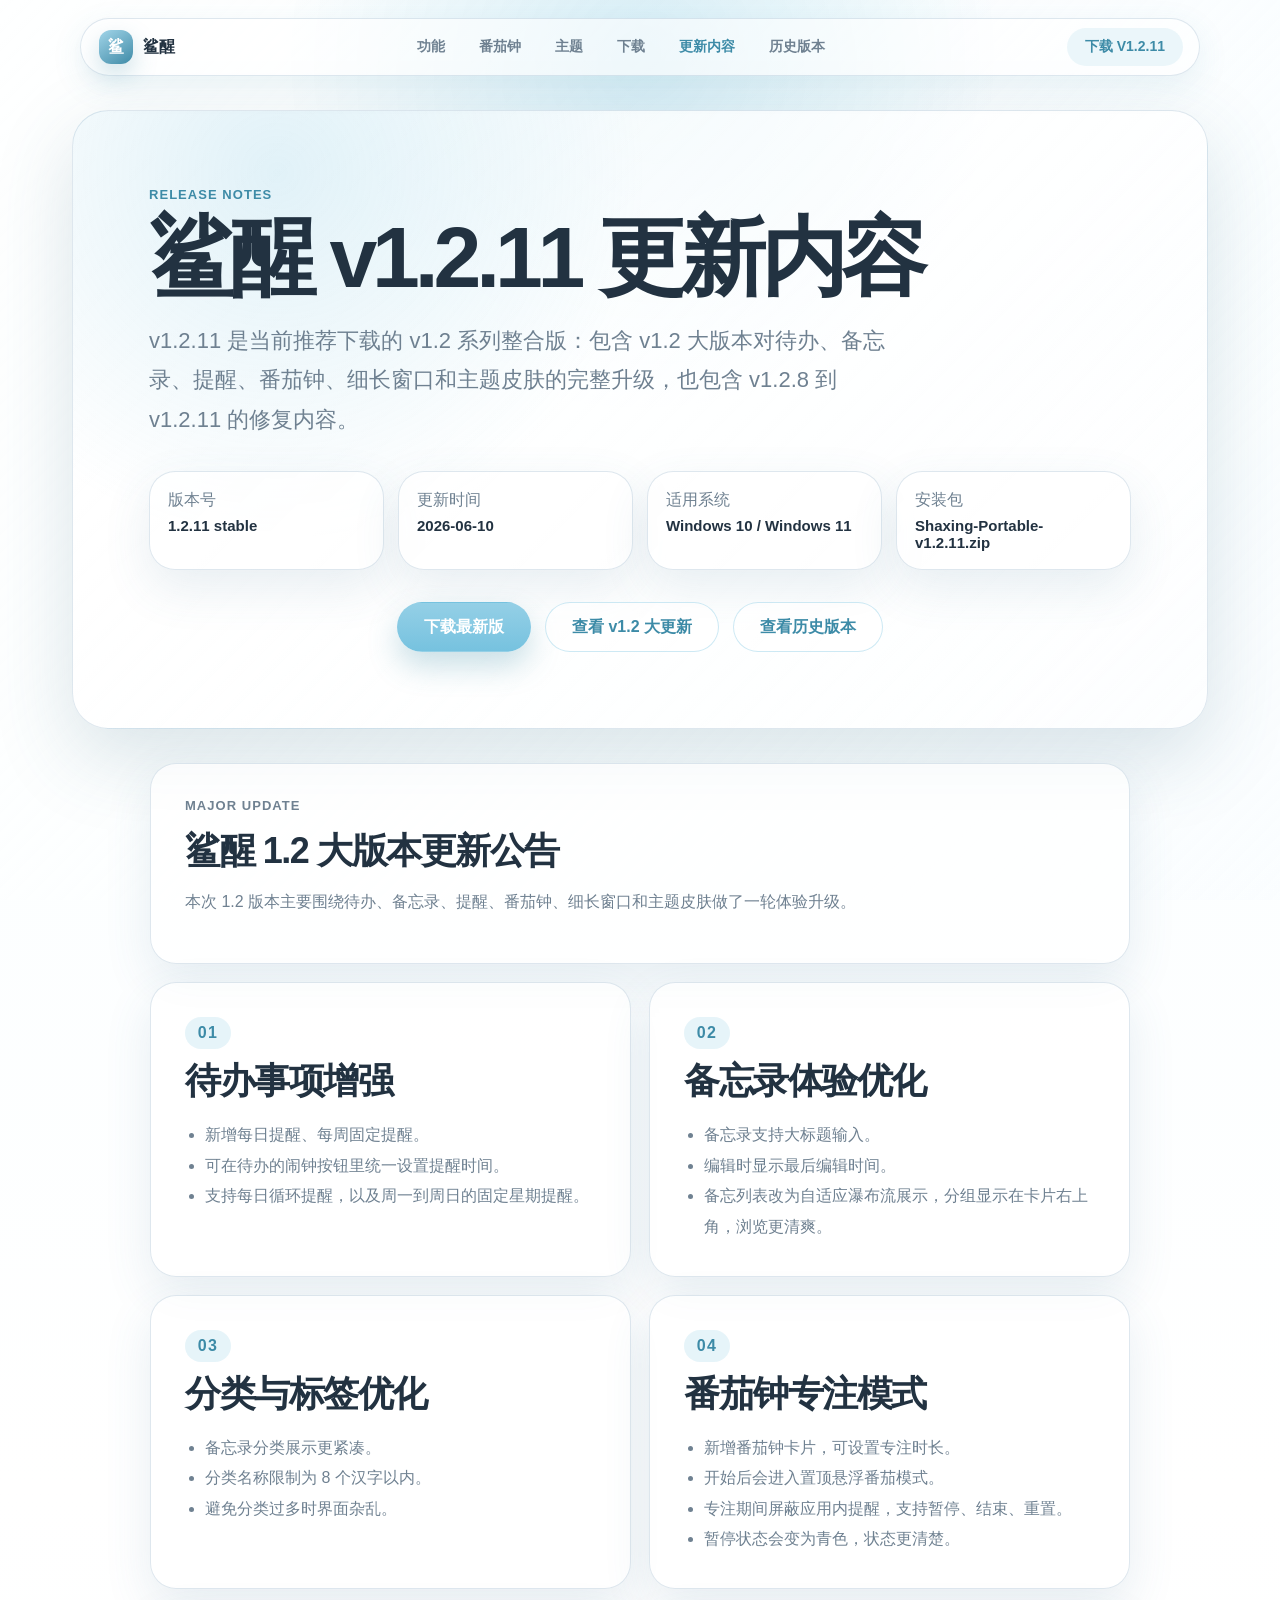
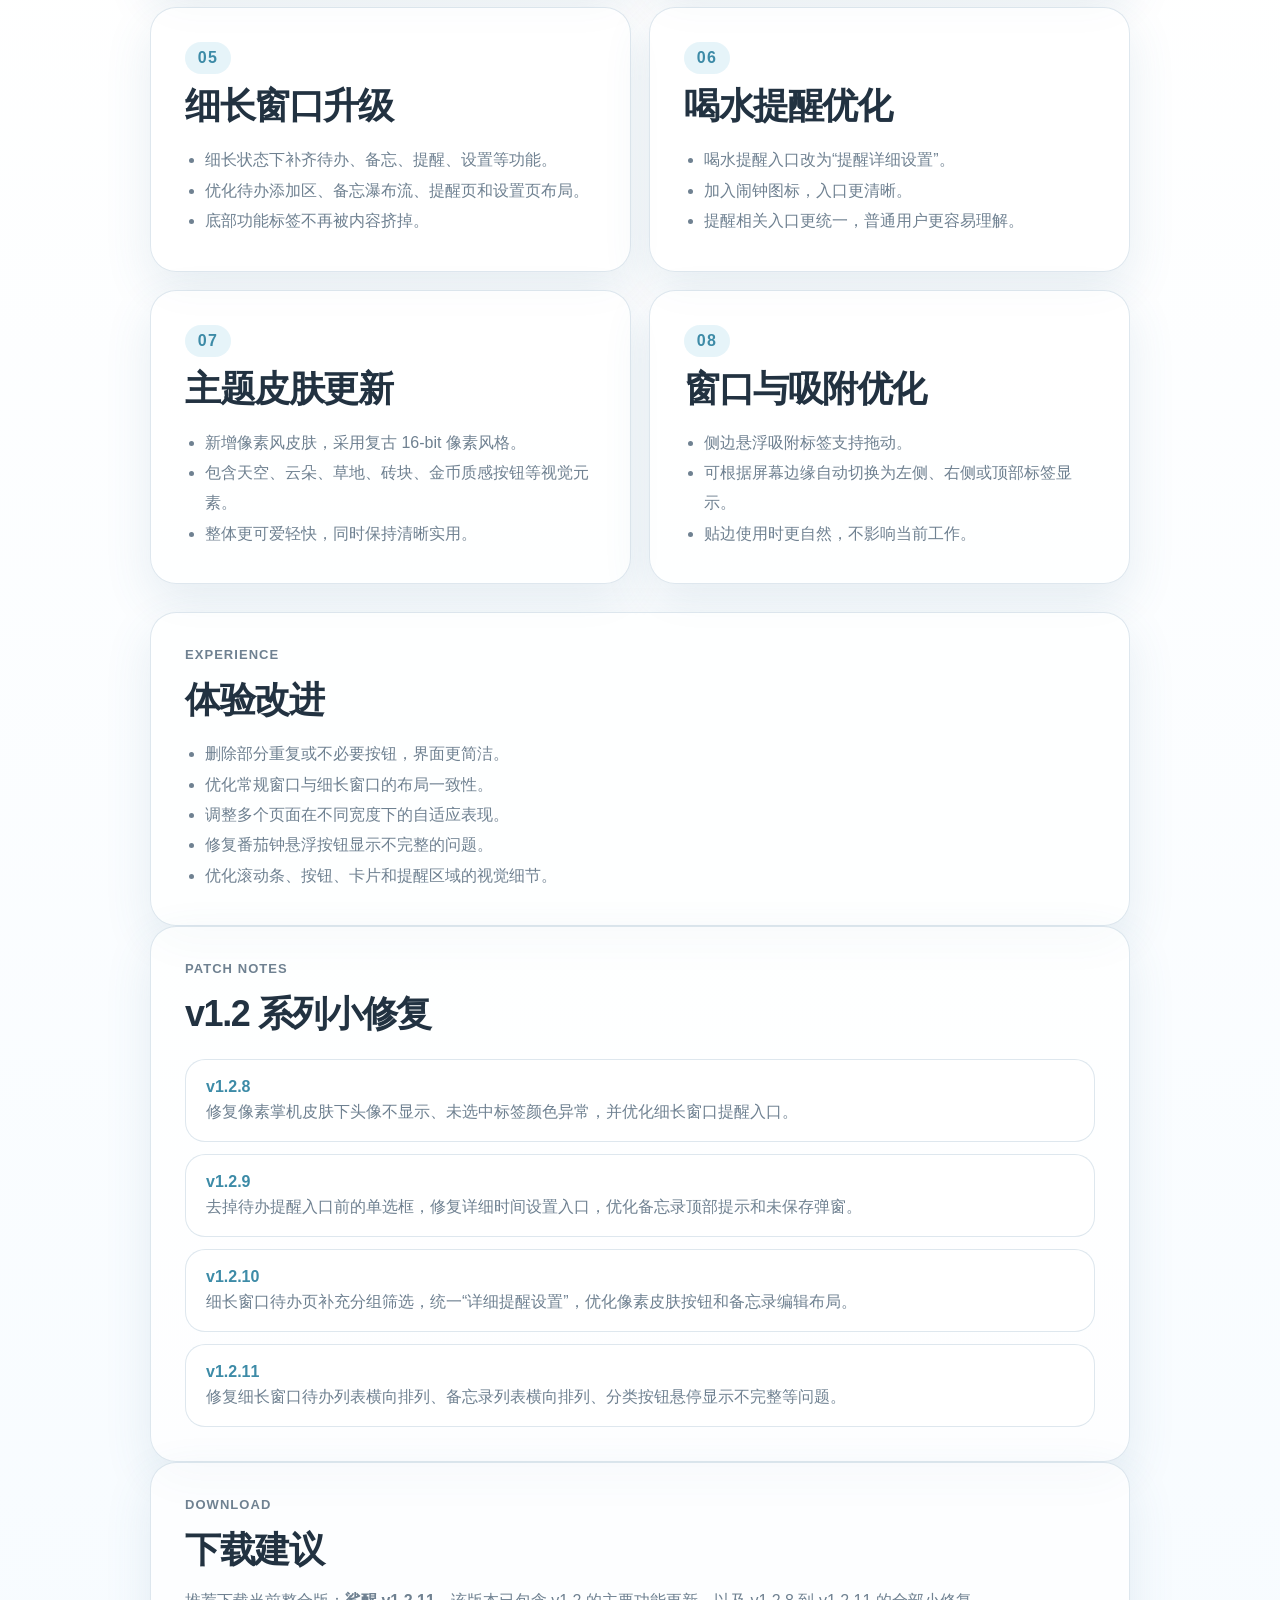
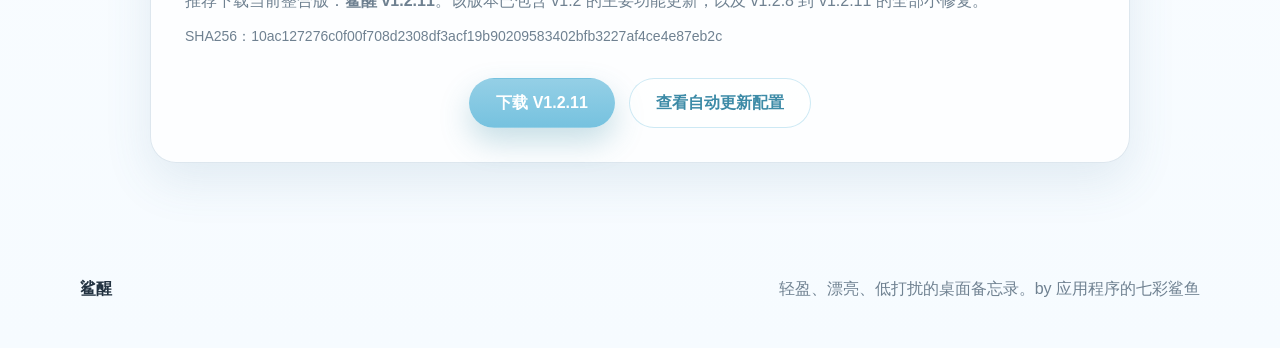
<file: release-notes-v1.2.11.html>
<!DOCTYPE html>
<html lang="zh-CN">
  <head>
    <meta charset="UTF-8" />
    <meta name="viewport" content="width=device-width, initial-scale=1.0" />
    <title>鲨醒 v1.2.11 更新内容</title>
    <meta name="description" content="鲨醒 v1.2.11 更新内容，整合 v1.2 大版本更新、番茄钟、细长窗口、主题皮肤和 v1.2.8 至 v1.2.11 小修复。" />
    <link rel="stylesheet" href="./styles.css" />
    <link rel="stylesheet" href="./release-pages.css?v=1.2.11-default-glass-v7" />
    <style id="shaxing-release-pages-inline-fallback">
/* Shaxing release pages v1.2.11-default-glass-v7: real pixel handheld theme + compact history */
/* 鲨醒版本页增量样式
   说明：这个文件只补充 v1.2.11 的版本页、历史版本页和首页下载区新增组件。
   不替换原 styles.css，不影响原来的 reveal、主题切换、天气动画和产品功能展示。
*/

.site-nav a[aria-current="page"] {
  color: var(--accent-strong, #3d8ba7);
  font-weight: 800;
}

.release-link-row {
  display: flex;
  flex-wrap: wrap;
  gap: 12px;
  margin-top: 18px;
}

.release-link-row a {
  display: inline-flex;
  align-items: center;
  min-height: 40px;
  padding: 0 14px;
  border: 1px solid var(--border, rgba(118, 156, 184, 0.24));
  border-radius: 999px;
  background: var(--panel, rgba(255, 255, 255, 0.58));
  color: var(--muted, #6f8191);
  font-size: 14px;
  font-weight: 700;
}

.release-link-row a:hover {
  color: var(--accent-strong, #3d8ba7);
  transform: translateY(-1px);
}

.release-page {
  max-width: 1180px;
  margin: 0 auto;
  padding: 110px 22px 80px;
}

.release-hero {
  position: relative;
  overflow: hidden;
  padding: clamp(34px, 6vw, 76px);
  border: 1px solid var(--border, rgba(118, 156, 184, 0.24));
  border-radius: 36px;
  background:
    radial-gradient(circle at 18% 10%, color-mix(in srgb, var(--accent, #76c2df) 22%, transparent), transparent 34%),
    linear-gradient(135deg, var(--panel-strong, rgba(255, 255, 255, 0.82)), var(--panel, rgba(255, 255, 255, 0.58)));
  box-shadow: var(--shadow, 0 28px 80px rgba(55, 103, 130, 0.18));
}

.release-hero h1 {
  max-width: 860px;
  margin: 10px 0 18px;
  font-size: clamp(42px, 8vw, 86px);
  line-height: 0.96;
  letter-spacing: -0.06em;
}

.release-lead {
  max-width: 760px;
  color: var(--muted, #6f8191);
  font-size: clamp(17px, 2vw, 22px);
  line-height: 1.8;
}

.release-meta-grid {
  display: grid;
  grid-template-columns: repeat(4, minmax(0, 1fr));
  gap: 14px;
  margin: 32px 0 26px;
}

.release-meta-grid div,
.release-card,
.version-card {
  border: 1px solid var(--border, rgba(118, 156, 184, 0.24));
  border-radius: 26px;
  background: var(--card, rgba(255, 255, 255, 0.72));
  box-shadow: var(--soft-shadow, 0 18px 48px rgba(63, 117, 146, 0.12));
}

.release-meta-grid div {
  padding: 18px;
}

.release-meta-grid span,
.version-card > p,
.release-card p,
.release-card li,
.version-card li {
  color: var(--muted, #6f8191);
}

.release-meta-grid strong {
  display: block;
  margin-top: 6px;
  color: var(--text, #223241);
  font-size: 15px;
}

.section-narrow {
  max-width: 980px;
  margin: 28px auto 0;
}

.release-content {
  margin-top: 34px;
}

.release-note-grid {
  display: grid;
  grid-template-columns: repeat(2, minmax(0, 1fr));
  gap: 18px;
  margin-top: 18px;
}

.release-card,
.version-card {
  padding: clamp(22px, 4vw, 34px);
}

.release-card h2,
.version-card h2 {
  margin: 8px 0 14px;
  font-size: clamp(24px, 3vw, 36px);
  letter-spacing: -0.04em;
}

.release-card ul,
.version-card ul {
  margin: 14px 0 0;
  padding-left: 20px;
  line-height: 1.9;
}

.release-number {
  display: inline-flex;
  align-items: center;
  justify-content: center;
  width: 46px;
  height: 32px;
  border-radius: 999px;
  background: color-mix(in srgb, var(--accent, #76c2df) 18%, transparent);
  color: var(--accent-strong, #3d8ba7);
  font-weight: 900;
  letter-spacing: 0.08em;
}

.patch-list {
  display: grid;
  gap: 12px;
  margin-top: 20px;
}

.patch-list div {
  padding: 18px 20px;
  border: 1px solid var(--border, rgba(118, 156, 184, 0.24));
  border-radius: 20px;
  background: var(--panel, rgba(255, 255, 255, 0.58));
}

.patch-list strong {
  display: block;
  color: var(--accent-strong, #3d8ba7);
}

.patch-list p {
  margin: 6px 0 0;
}

.checksum {
  word-break: break-all;
  font-size: 14px;
}

.version-timeline {
  display: grid;
  gap: 18px;
  margin-top: 18px;
}

.version-card.latest {
  border-color: color-mix(in srgb, var(--accent, #76c2df) 52%, var(--border, rgba(118, 156, 184, 0.24)));
}

.version-head {
  display: flex;
  align-items: flex-start;
  justify-content: space-between;
  gap: 16px;
  margin-bottom: 10px;
}

.version-head h2 {
  margin-top: 0;
}

.version-badge {
  flex: 0 0 auto;
  display: inline-flex;
  align-items: center;
  min-height: 34px;
  padding: 0 12px;
  border-radius: 999px;
  background: color-mix(in srgb, var(--accent, #76c2df) 20%, transparent);
  color: var(--accent-strong, #3d8ba7);
  font-size: 13px;
  font-weight: 900;
}

.version-badge.muted {
  background: var(--panel, rgba(255, 255, 255, 0.58));
  color: var(--muted, #6f8191);
}

.download-actions.compact {
  margin-top: 16px;
}

@supports not (color: color-mix(in srgb, white, black)) {
  .release-hero {
    background: linear-gradient(135deg, var(--panel-strong, rgba(255, 255, 255, 0.82)), var(--panel, rgba(255, 255, 255, 0.58)));
  }

  .release-number,
  .version-badge {
    background: rgba(118, 194, 223, 0.16);
  }
}

@media (max-width: 900px) {
  .release-meta-grid,
  .release-note-grid {
    grid-template-columns: 1fr;
  }

  .release-page {
    padding-top: 86px;
  }

  .version-head {
    display: block;
  }

  .version-badge {
    margin-top: 8px;
  }
}

@media (max-width: 680px) {
  .release-hero,
  .release-card,
  .version-card {
    border-radius: 24px;
  }

  .release-link-row a {
    width: 100%;
    justify-content: center;
  }
}


/* 首页番茄钟互动演示：只追加，不改原 styles.css */
.pomodoro-section {
  display: grid;
  grid-template-columns: 0.82fr 1.18fr;
  gap: 58px;
  align-items: center;
}

.pomodoro-demo {
  display: grid;
  grid-template-columns: minmax(280px, 1fr) 0.82fr;
  gap: 18px;
  align-items: stretch;
}

.pomodoro-card {
  position: relative;
  overflow: hidden;
  padding: clamp(22px, 4vw, 34px);
  border: 1px solid var(--border, rgba(118, 156, 184, 0.24));
  border-radius: 34px;
  background:
    radial-gradient(circle at 18% 8%, color-mix(in srgb, var(--accent, #76c2df) 28%, transparent), transparent 36%),
    linear-gradient(145deg, var(--panel-strong, rgba(255, 255, 255, 0.82)), var(--card, rgba(255, 255, 255, 0.72)));
  box-shadow: var(--shadow, 0 28px 80px rgba(55, 103, 130, 0.18));
  backdrop-filter: blur(18px);
}

.pomodoro-topline {
  display: flex;
  align-items: center;
  justify-content: space-between;
  gap: 12px;
  color: var(--muted, #6f8191);
  font-size: 14px;
  font-weight: 800;
}

.pomodoro-badge {
  display: inline-flex;
  min-height: 34px;
  align-items: center;
  padding: 0 13px;
  border-radius: 999px;
  background: color-mix(in srgb, var(--accent, #76c2df) 16%, transparent);
  color: var(--accent-strong, #3d8ba7);
}

.pomodoro-card.is-paused .pomodoro-badge {
  background: rgba(45, 212, 191, 0.18);
  color: #0f766e;
}

.pomodoro-ring {
  display: grid;
  width: min(280px, 72vw);
  aspect-ratio: 1;
  place-items: center;
  margin: 34px auto 26px;
  border-radius: 50%;
  background:
    conic-gradient(var(--accent, #76c2df) var(--progress, 0deg), color-mix(in srgb, var(--accent, #76c2df) 12%, transparent) 0deg),
    color-mix(in srgb, var(--panel-strong, rgba(255, 255, 255, 0.82)) 82%, transparent);
  box-shadow:
    inset 0 0 0 18px color-mix(in srgb, var(--panel-strong, rgba(255, 255, 255, 0.82)) 86%, transparent),
    0 22px 54px color-mix(in srgb, var(--accent-strong, #3d8ba7) 16%, transparent);
}

.pomodoro-ring > div {
  display: grid;
  width: calc(100% - 52px);
  aspect-ratio: 1;
  place-items: center;
  align-content: center;
  border-radius: 50%;
  background: var(--panel-strong, rgba(255, 255, 255, 0.82));
  text-align: center;
}

.pomodoro-ring strong {
  font-size: clamp(44px, 7vw, 66px);
  line-height: 1;
  letter-spacing: -0.08em;
}

.pomodoro-ring span {
  margin-top: 10px;
  color: var(--muted, #6f8191);
  font-size: 14px;
  font-weight: 800;
}

.pomodoro-options,
.pomodoro-actions {
  display: flex;
  flex-wrap: wrap;
  gap: 10px;
  justify-content: center;
}

.pomodoro-options {
  margin-bottom: 16px;
}

.pomodoro-options button {
  min-height: 38px;
  padding: 0 13px;
  border: 1px solid var(--border, rgba(118, 156, 184, 0.24));
  border-radius: 999px;
  background: var(--panel, rgba(255, 255, 255, 0.58));
  color: var(--muted, #6f8191);
  font: inherit;
  font-size: 13px;
  font-weight: 800;
  cursor: pointer;
}

.pomodoro-options button.is-active {
  border-color: color-mix(in srgb, var(--accent, #76c2df) 52%, transparent);
  background: color-mix(in srgb, var(--accent, #76c2df) 18%, transparent);
  color: var(--accent-strong, #3d8ba7);
}

.pomodoro-actions .button {
  min-height: 44px;
  padding: 0 18px;
  font-size: 14px;
}

.pomodoro-notes {
  display: grid;
  gap: 14px;
}

.pomodoro-notes article {
  padding: 20px;
  border: 1px solid var(--border, rgba(118, 156, 184, 0.24));
  border-radius: 26px;
  background: var(--card, rgba(255, 255, 255, 0.72));
  box-shadow: var(--soft-shadow, 0 18px 48px rgba(63, 117, 146, 0.12));
}

.pomodoro-notes span {
  display: inline-flex;
  align-items: center;
  min-height: 28px;
  margin-bottom: 10px;
  padding: 0 10px;
  border-radius: 999px;
  background: color-mix(in srgb, var(--accent, #76c2df) 16%, transparent);
  color: var(--accent-strong, #3d8ba7);
  font-size: 12px;
  font-weight: 900;
}

.pomodoro-notes strong {
  display: block;
  font-size: 18px;
}

.pomodoro-notes p {
  margin: 8px 0 0;
  color: var(--muted, #6f8191);
  font-size: 14px;
  line-height: 1.7;
}

body[data-theme="cyber"] .pomodoro-card,
body[data-theme="cyber"] .pomodoro-notes article {
  box-shadow: var(--soft-shadow, 0 16px 50px rgba(255,42,170,.12)), inset 0 0 0 1px rgba(0,229,255,.08);
}

@media (max-width: 980px) {
  .pomodoro-section,
  .pomodoro-demo {
    grid-template-columns: 1fr;
    gap: 28px;
  }
}

@media (max-width: 560px) {
  .pomodoro-topline,
  .pomodoro-actions {
    align-items: stretch;
    flex-direction: column;
  }

  .pomodoro-actions .button,
  .pomodoro-options button {
    width: 100%;
  }
}


/* 首页像素掌机主题展示 */
body[data-theme="pixel"] {
  --bg: #f7e9c8;
  --text: #2b2118;
  --muted: #7a6653;
  --panel: rgba(255, 247, 224, 0.72);
  --panel-strong: rgba(255, 251, 236, 0.92);
  --card: rgba(255, 245, 216, 0.82);
  --border: rgba(78, 54, 35, 0.18);
  --accent: #ffb545;
  --accent-strong: #9b4d16;
  --shadow: 0 28px 80px rgba(97, 62, 24, 0.2);
  --soft-shadow: 0 18px 48px rgba(97, 62, 24, 0.12);
}

body[data-theme="pixel"] .site-header,
body[data-theme="pixel"] .product-stage,
body[data-theme="pixel"] .support-item,
body[data-theme="pixel"] .window,
body[data-theme="pixel"] .download-inner {
  image-rendering: pixelated;
  box-shadow:
    0 18px 0 rgba(80, 54, 36, 0.06),
    0 26px 70px rgba(97, 62, 24, 0.14);
}

body[data-theme="pixel"] .button,
body[data-theme="pixel"] .nav-download {
  border-radius: 10px;
  box-shadow: 0 5px 0 rgba(80, 54, 36, 0.18);
}

.theme-section .theme-grid {
  grid-template-columns: repeat(5, minmax(0, 1fr));
}

.theme-card.pixel-handheld {
  position: relative;
  overflow: hidden;
  border-color: rgba(70, 45, 28, 0.22);
  background:
    linear-gradient(135deg, #ffe7a8, #ffb55d 48%, #9ddbe8);
  color: #2b2118;
}

.theme-card.pixel-handheld > span,
.theme-card.pixel-handheld .pixel-card-screen {
  display: block;
  width: 58px;
  height: 42px;
  border: 4px solid #2b2118;
  border-radius: 8px;
  background:
    linear-gradient(#83e1d5 0 0) 10px 10px / 28px 5px no-repeat,
    linear-gradient(#2b2118 0 0) 10px 21px / 38px 5px no-repeat,
    #f9f1d3;
  box-shadow:
    8px 8px 0 rgba(43, 33, 24, 0.14),
    inset 0 0 0 3px rgba(255, 255, 255, 0.35);
}

.theme-card.pixel-handheld h3,
.theme-card.pixel-handheld small {
  position: relative;
  z-index: 1;
}

.pixel-theme-showcase {
  display: grid;
  grid-template-columns: minmax(280px, 0.92fr) 1.08fr;
  gap: 28px;
  align-items: center;
  margin-top: 26px;
  padding: clamp(22px, 4vw, 34px);
  border: 1px solid var(--border, rgba(118, 156, 184, 0.24));
  border-radius: 34px;
  background:
    radial-gradient(circle at 18% 14%, rgba(255, 181, 69, 0.24), transparent 32%),
    linear-gradient(135deg, var(--panel-strong, rgba(255, 255, 255, 0.82)), var(--panel, rgba(255, 255, 255, 0.58)));
  box-shadow: var(--soft-shadow, 0 18px 48px rgba(63, 117, 146, 0.12));
}

.pixel-console {
  position: relative;
  overflow: hidden;
  max-width: 420px;
  min-height: 270px;
  margin: 0 auto;
  padding: 22px;
  border: 5px solid #2b2118;
  border-radius: 30px;
  background: linear-gradient(135deg, #ffcd6b, #ff9f57);
  box-shadow:
    10px 10px 0 rgba(43, 33, 24, 0.13),
    inset 0 0 0 5px rgba(255, 255, 255, 0.18);
  image-rendering: pixelated;
}

.pixel-console::after {
  content: "";
  position: absolute;
  right: 22px;
  top: 58px;
  width: 58px;
  height: 58px;
  border-radius: 14px;
  background:
    linear-gradient(#2b2118 0 0) 50% 13px / 12px 32px no-repeat,
    linear-gradient(#2b2118 0 0) 50% 50% / 32px 12px no-repeat,
    rgba(255, 246, 220, 0.32);
  opacity: 0.28;
}

.pixel-console-top {
  display: flex;
  justify-content: space-between;
  gap: 10px;
  color: #4d3826;
  font-size: 11px;
  font-weight: 900;
  letter-spacing: 0.12em;
  text-transform: uppercase;
}

.pixel-console-screen {
  margin-top: 14px;
  padding: 16px;
  border: 5px solid #2b2118;
  border-radius: 18px;
  background:
    linear-gradient(rgba(255,255,255,.16) 50%, transparent 50%) 0 0 / 100% 8px,
    #9de7db;
  box-shadow: inset 0 0 0 5px rgba(255, 255, 255, 0.28);
}

.pixel-screen-header {
  display: flex;
  justify-content: space-between;
  margin-bottom: 12px;
  color: #2b2118;
  font-size: 12px;
  font-weight: 900;
}

.pixel-task {
  margin-top: 8px;
  padding: 9px 10px;
  border: 3px solid rgba(43, 33, 24, 0.78);
  border-radius: 8px;
  background: #fff4c9;
  color: #2b2118;
  font-size: 13px;
  font-weight: 900;
  box-shadow: 4px 4px 0 rgba(43, 33, 24, 0.12);
}

.pixel-task.done {
  background: #dcffd9;
}

.pixel-console-controls {
  display: flex;
  justify-content: space-between;
  align-items: center;
  margin-top: 18px;
}

.pixel-dpad {
  position: relative;
  width: 78px;
  height: 78px;
}

.pixel-dpad span {
  position: absolute;
  display: block;
  background: #2b2118;
  border-radius: 10px;
}

.pixel-dpad span:nth-child(1) { left: 29px; top: 0; width: 20px; height: 78px; }
.pixel-dpad span:nth-child(2) { left: 0; top: 29px; width: 78px; height: 20px; }
.pixel-dpad span:nth-child(3) { left: 33px; top: 33px; width: 12px; height: 12px; background: #ffcd6b; }
.pixel-dpad span:nth-child(4) { display: none; }

.pixel-buttons {
  display: flex;
  gap: 14px;
}

.pixel-buttons span {
  display: grid;
  width: 46px;
  height: 46px;
  place-items: center;
  border: 4px solid #2b2118;
  border-radius: 50%;
  background: #ff6b81;
  color: #2b2118;
  font-size: 14px;
  font-weight: 900;
  box-shadow: 4px 5px 0 rgba(43, 33, 24, 0.14);
}

.pixel-buttons span:last-child {
  background: #6fd9ff;
}

.pixel-theme-copy h3 {
  margin: 8px 0 12px;
  font-size: clamp(28px, 4vw, 48px);
  line-height: 1;
  letter-spacing: -0.05em;
}

.pixel-theme-copy p {
  max-width: 610px;
  color: var(--muted, #6f8191);
  font-size: 16px;
  line-height: 1.9;
}

.pixel-feature-row {
  display: flex;
  flex-wrap: wrap;
  gap: 10px;
  margin-top: 18px;
}

.pixel-feature-row span {
  display: inline-flex;
  align-items: center;
  min-height: 34px;
  padding: 0 12px;
  border: 1px solid rgba(43, 33, 24, 0.14);
  border-radius: 999px;
  background: rgba(255, 181, 69, 0.18);
  color: #9b4d16;
  font-size: 13px;
  font-weight: 900;
}

/* 历史版本：小版本改为紧凑卡片，只有大版本保留大展示 */
.version-history-section {
  display: grid;
  gap: 18px;
}

.version-card.major-version {
  padding: clamp(26px, 4.4vw, 42px);
  border-color: color-mix(in srgb, var(--accent, #76c2df) 46%, var(--border, rgba(118, 156, 184, 0.24)));
  background:
    radial-gradient(circle at 12% 0%, color-mix(in srgb, var(--accent, #76c2df) 20%, transparent), transparent 32%),
    var(--card, rgba(255, 255, 255, 0.72));
}

.version-card.major-version h2 {
  font-size: clamp(30px, 4.6vw, 52px);
}

.version-patch-grid {
  display: grid;
  grid-template-columns: repeat(2, minmax(0, 1fr));
  gap: 14px;
}

.version-card.patch-version {
  padding: 18px 20px;
  border-radius: 22px;
  box-shadow: var(--soft-shadow, 0 14px 34px rgba(63, 117, 146, 0.1));
}

.version-card.patch-version.latest {
  border-color: color-mix(in srgb, var(--accent, #76c2df) 36%, var(--border, rgba(118, 156, 184, 0.24)));
}

.version-card.patch-version .version-head {
  align-items: center;
  margin-bottom: 8px;
}

.version-card.patch-version h2 {
  margin: 0;
  font-size: clamp(20px, 2.1vw, 25px);
  letter-spacing: -0.025em;
}

.version-card.patch-version p {
  margin: 6px 0 0;
  font-size: 14px;
  line-height: 1.7;
}

.version-card.patch-version ul {
  margin-top: 8px;
  line-height: 1.65;
}

.version-card.patch-version li {
  font-size: 14px;
}

.version-badge.small {
  min-height: 28px;
  padding: 0 10px;
  font-size: 12px;
}

.version-card.patch-version .download-actions.compact {
  margin-top: 12px;
}

.version-card.patch-version .button {
  min-height: 38px;
  padding: 0 14px;
  font-size: 13px;
  border-radius: 12px;
}

@media (max-width: 1040px) {
  .theme-section .theme-grid {
    grid-template-columns: repeat(3, minmax(0, 1fr));
  }

  .pixel-theme-showcase {
    grid-template-columns: 1fr;
  }
}

@media (max-width: 780px) {
  .theme-section .theme-grid,
  .version-patch-grid {
    grid-template-columns: 1fr;
  }

  .pixel-console {
    min-height: 250px;
  }

  .version-card.patch-version .version-head {
    display: flex;
  }
}

@media (max-width: 560px) {
  .pixel-console {
    padding: 18px;
    border-width: 4px;
  }

  .pixel-console-controls {
    align-items: flex-start;
  }

  .pixel-dpad {
    width: 66px;
    height: 66px;
  }

  .pixel-dpad span:nth-child(1) { left: 25px; width: 16px; height: 66px; }
  .pixel-dpad span:nth-child(2) { top: 25px; width: 66px; height: 16px; }
  .pixel-buttons span {
    width: 40px;
    height: 40px;
  }
}



/* ================================
   v5：像素掌机是“整站主题”，不是单独介绍区
   ================================ */

/* 不再展示额外的掌机介绍大卡片；点击主题卡片后由整页外观表达主题 */
.pixel-theme-showcase {
  display: none !important;
}

/* 5 个皮肤卡片保持同一排版：色块 + 标题 + 小字 */
.theme-section .theme-grid {
  grid-template-columns: repeat(5, minmax(0, 1fr));
}

.theme-card.pixel-handheld {
  position: relative;
  overflow: hidden;
  border: 1px solid rgba(220, 234, 243, 0.82);
  border-radius: 30px;
  background: #fffaf1;
  color: var(--text, #223241);
  box-shadow: none;
}

.theme-card.pixel-handheld > span,
.theme-card.pixel-handheld .pixel-card-screen {
  display: block;
  width: 100%;
  height: 146px;
  margin-bottom: 22px;
  border: 0;
  border-radius: 24px;
  background:
    linear-gradient(90deg, rgba(43, 33, 24, 0.13) 1px, transparent 1px) 0 0 / 14px 14px,
    linear-gradient(180deg, rgba(43, 33, 24, 0.10) 1px, transparent 1px) 0 0 / 14px 14px,
    radial-gradient(circle at 72% 28%, rgba(104, 212, 229, 0.78), transparent 22%),
    linear-gradient(145deg, #fff1a6 0%, #ffb35d 58%, #9ddbe8 100%);
  box-shadow: none;
}

.theme-card.pixel-handheld h3 {
  margin: 0;
  color: var(--text, #223241);
}

.theme-card.pixel-handheld small {
  color: var(--muted, #6f8191);
}

/* 整体像素掌机主题变量 */
body[data-theme="pixel"] {
  --bg-a: #ffe7a6;
  --bg-b: #ffc46f;
  --bg-c: #fff4c8;
  --bg: #fff1bb;
  --white: #fff8dc;
  --blue: #68d4e5;
  --blue-strong: #238fa4;
  --accent: #ffb24a;
  --accent-strong: #8a4b22;
  --button-text: #2b2118;
  --text: #2b2118;
  --muted: #765f48;
  --border: #2b2118;
  --card: #fff2c6;
  --panel: #ffe8a3;
  --panel-strong: #fff6d5;
  --shadow: 10px 10px 0 rgba(43, 33, 24, 0.9);
  --soft-shadow: 6px 6px 0 rgba(43, 33, 24, 0.9);
  color-scheme: light;
  background:
    radial-gradient(circle at 16% 10%, rgba(255, 178, 74, 0.42), transparent 28%),
    radial-gradient(circle at 84% 22%, rgba(104, 212, 229, 0.34), transparent 26%),
    linear-gradient(180deg, #fff4c8 0%, #ffe0a0 48%, #f8d484 100%);
  font-family: ui-monospace, "SFMono-Regular", Menlo, Monaco, Consolas, "Liberation Mono", "Courier New", "Microsoft YaHei", monospace;
}

body[data-theme="pixel"]::before {
  background:
    linear-gradient(rgba(43, 33, 24, 0.055) 1px, transparent 1px) 0 0 / 22px 22px,
    linear-gradient(90deg, rgba(43, 33, 24, 0.055) 1px, transparent 1px) 0 0 / 22px 22px,
    radial-gradient(circle at 50% 0%, rgba(255, 255, 255, 0.52), transparent 38%);
}

body[data-theme="pixel"] .site-header {
  height: 64px;
  border: 4px solid #2b2118;
  border-radius: 20px;
  background: #ffcc68;
  box-shadow: 6px 6px 0 #2b2118;
  backdrop-filter: none;
}

body[data-theme="pixel"] .site-header.is-scrolled {
  border-color: #2b2118;
  background: #ffcc68;
  box-shadow: 6px 6px 0 #2b2118;
  backdrop-filter: none;
}

body[data-theme="pixel"] .brand-mark {
  border: 3px solid #2b2118;
  border-radius: 8px;
  background: #9de7db;
  color: #2b2118;
  box-shadow: 3px 3px 0 #2b2118;
  image-rendering: pixelated;
}

body[data-theme="pixel"] .brand,
body[data-theme="pixel"] .site-nav,
body[data-theme="pixel"] .nav-download,
body[data-theme="pixel"] .button,
body[data-theme="pixel"] .section-kicker,
body[data-theme="pixel"] .eyebrow {
  letter-spacing: 0.08em;
  text-transform: uppercase;
}

body[data-theme="pixel"] .site-nav {
  color: #5b4938;
  font-weight: 900;
}

body[data-theme="pixel"] .site-nav a:hover {
  color: #2b2118;
}

body[data-theme="pixel"] .nav-download,
body[data-theme="pixel"] .button,
body[data-theme="pixel"] .quick-input button,
body[data-theme="pixel"] .slim-window button {
  border: 3px solid #2b2118;
  border-radius: 10px;
  background: #9de7db;
  color: #2b2118;
  box-shadow: 4px 4px 0 #2b2118;
  text-shadow: none;
  transform: none;
}

body[data-theme="pixel"] .button.primary {
  background: #ff6f91;
  color: #2b2118;
  box-shadow: 5px 5px 0 #2b2118;
}

body[data-theme="pixel"] .button.secondary {
  background: #fff2c6;
  color: #2b2118;
}

body[data-theme="pixel"] .button:hover,
body[data-theme="pixel"] .nav-download:hover,
body[data-theme="pixel"] .quick-input button:hover,
body[data-theme="pixel"] .slim-window button:hover {
  transform: translate(-2px, -2px);
  box-shadow: 6px 6px 0 #2b2118;
}

body[data-theme="pixel"] .hero {
  background:
    linear-gradient(rgba(43, 33, 24, 0.055) 1px, transparent 1px) 0 0 / 24px 24px,
    linear-gradient(90deg, rgba(43, 33, 24, 0.055) 1px, transparent 1px) 0 0 / 24px 24px,
    linear-gradient(180deg, #fff4c8 0%, #ffe6a9 72%);
}

body[data-theme="pixel"] .hero-title,
body[data-theme="pixel"] .hero-line,
body[data-theme="pixel"] .section h2,
body[data-theme="pixel"] .download-section h2,
body[data-theme="pixel"] .release-hero h1 {
  color: #2b2118;
  letter-spacing: -0.04em;
  text-shadow: 3px 3px 0 rgba(104, 212, 229, 0.42);
}

body[data-theme="pixel"] .product-stage,
body[data-theme="pixel"] .memo-workspace,
body[data-theme="pixel"] .support-item,
body[data-theme="pixel"] .window,
body[data-theme="pixel"] .companion-visual,
body[data-theme="pixel"] .dock-memo,
body[data-theme="pixel"] .download-section,
body[data-theme="pixel"] .release-hero,
body[data-theme="pixel"] .release-card,
body[data-theme="pixel"] .version-card,
body[data-theme="pixel"] .release-panel div,
body[data-theme="pixel"] .pomodoro-card,
body[data-theme="pixel"] .pomodoro-notes article {
  border: 4px solid #2b2118;
  border-radius: 18px;
  background: #fff2c6;
  box-shadow: 8px 8px 0 #2b2118;
  backdrop-filter: none;
}

body[data-theme="pixel"] .product-stage {
  padding: 12px;
  background: #ffb85c;
}

body[data-theme="pixel"] .product-stage img {
  border: 4px solid #2b2118;
  border-radius: 12px;
  image-rendering: auto;
}

body[data-theme="pixel"] .memo-workspace,
body[data-theme="pixel"] .download-section {
  background:
    linear-gradient(rgba(43, 33, 24, 0.05) 1px, transparent 1px) 0 0 / 18px 18px,
    linear-gradient(90deg, rgba(43, 33, 24, 0.05) 1px, transparent 1px) 0 0 / 18px 18px,
    #fff2c6;
}

body[data-theme="pixel"] .quick-input span,
body[data-theme="pixel"] .todo-pill,
body[data-theme="pixel"] .recent-memos,
body[data-theme="pixel"] .window-input,
body[data-theme="pixel"] .window-list span,
body[data-theme="pixel"] .slim-input,
body[data-theme="pixel"] .slim-window span,
body[data-theme="pixel"] .pomodoro-options button,
body[data-theme="pixel"] .pomodoro-task,
body[data-theme="pixel"] .release-link-row a {
  border: 3px solid #2b2118;
  border-radius: 10px;
  background: #fff8dc;
  color: #2b2118;
  box-shadow: 4px 4px 0 rgba(43, 33, 24, 0.92);
}

body[data-theme="pixel"] .todo-pill:hover,
body[data-theme="pixel"] .support-item:hover,
body[data-theme="pixel"] .theme-card:hover {
  transform: translate(-2px, -2px);
  box-shadow: 10px 10px 0 #2b2118;
}

body[data-theme="pixel"] .theme-card {
  border: 4px solid #2b2118;
  border-radius: 18px;
  background: #fff2c6;
  box-shadow: 6px 6px 0 #2b2118;
}

body[data-theme="pixel"] .theme-card span {
  border: 3px solid #2b2118;
  border-radius: 12px;
  box-shadow: inset 0 0 0 3px rgba(255, 255, 255, 0.24);
}

body[data-theme="pixel"] .theme-card.active {
  border-color: #2b2118;
  outline: 4px solid #68d4e5;
  box-shadow: 8px 8px 0 #2b2118;
}

body[data-theme="pixel"] .theme-card h3,
body[data-theme="pixel"] .support-item h3,
body[data-theme="pixel"] .todo-pill strong,
body[data-theme="pixel"] .dock-memo strong {
  color: #2b2118;
  font-weight: 900;
}

body[data-theme="pixel"] .theme-card small,
body[data-theme="pixel"] .support-item p,
body[data-theme="pixel"] .section-copy p:not(.section-kicker),
body[data-theme="pixel"] .download-section p,
body[data-theme="pixel"] .hero-copy {
  color: #6f573e;
  font-weight: 700;
}

body[data-theme="pixel"] .theme-card.pixel-handheld {
  background: #ffe0a0;
}

body[data-theme="pixel"] .theme-card.pixel-handheld > span {
  background:
    linear-gradient(90deg, rgba(43, 33, 24, 0.16) 1px, transparent 1px) 0 0 / 14px 14px,
    linear-gradient(180deg, rgba(43, 33, 24, 0.12) 1px, transparent 1px) 0 0 / 14px 14px,
    linear-gradient(145deg, #fff1a6 0%, #ffb35d 58%, #9de7db 100%);
}

body[data-theme="pixel"] .window-sidebar {
  border-right: 4px solid #2b2118;
  background: #ffd079;
}

body[data-theme="pixel"] .window-sidebar span,
body[data-theme="pixel"] .window-top,
body[data-theme="pixel"] .slim-dot,
body[data-theme="pixel"] .weather-anim,
body[data-theme="pixel"] .water-anim {
  border: 3px solid #2b2118;
  border-radius: 10px;
  background: #9de7db;
}

body[data-theme="pixel"] .companion-visual {
  background:
    linear-gradient(rgba(43, 33, 24, 0.10) 2px, transparent 2px) 0 0 / 40px 40px,
    linear-gradient(90deg, rgba(43, 33, 24, 0.10) 2px, transparent 2px) 0 0 / 40px 40px,
    #fff8dc;
}

body[data-theme="pixel"] .download-section {
  border-radius: 18px;
}

body[data-theme="pixel"] .release-panel {
  gap: 16px;
}

body[data-theme="pixel"] .release-panel span,
body[data-theme="pixel"] .release-card span,
body[data-theme="pixel"] .version-card span {
  color: #8a4b22;
  font-weight: 900;
}

/* 番茄钟也变成掌机屏幕风 */
body[data-theme="pixel"] .pomodoro-ring {
  border-color: rgba(43, 33, 24, 0.18);
  background:
    linear-gradient(rgba(255, 255, 255, 0.18) 50%, transparent 50%) 0 0 / 100% 8px,
    #9de7db;
  box-shadow:
    inset 0 0 0 5px rgba(43, 33, 24, 0.10),
    5px 5px 0 #2b2118;
}

body[data-theme="pixel"] .pomodoro-ring::before {
  background: conic-gradient(#ff6f91 var(--pomodoro-progress, 0deg), rgba(43, 33, 24, 0.14) 0);
}

body[data-theme="pixel"] .pomodoro-options button.is-active {
  background: #ffcc68;
  color: #2b2118;
}

@media (max-width: 1060px) {
  .theme-section .theme-grid {
    grid-template-columns: repeat(2, minmax(0, 1fr));
  }
}

@media (max-width: 900px) {
  .theme-section .theme-grid {
    grid-template-columns: 1fr;
  }

  body[data-theme="pixel"] .site-header {
    border-width: 3px;
    box-shadow: 4px 4px 0 #2b2118;
  }
}

@media (max-width: 520px) {
  body[data-theme="pixel"] .hero-title,
  body[data-theme="pixel"] .hero-line,
  body[data-theme="pixel"] .section h2,
  body[data-theme="pixel"] .download-section h2 {
    text-shadow: 2px 2px 0 rgba(104, 212, 229, 0.42);
  }
}



/* ================================
   v6：像素掌机主题修正为“鲨醒应用内皮肤外观”
   目标：不是通用黄底游戏网页，而是贴近应用截图里的浅色掌机 UI：
   米白内容区、浅蓝侧栏/面板、棕色细描边、黄色按钮、底部绿色像素条。
   ================================ */

/* 皮肤卡片：保持和其它四张卡片一样的结构与比例 */
.theme-card.pixel-handheld {
  border-radius: var(--card-radius, 30px);
  background: var(--card, rgba(255, 255, 255, 0.72));
  color: var(--text, #223241);
}

.theme-card.pixel-handheld > span,
.theme-card.pixel-handheld .pixel-card-screen {
  display: block;
  width: 100%;
  height: 146px;
  margin: 0 0 22px;
  border: 0;
  border-radius: 24px;
  background:
    linear-gradient(90deg, rgba(142, 96, 53, 0.14) 1px, transparent 1px) 0 0 / 16px 16px,
    linear-gradient(180deg, rgba(142, 96, 53, 0.12) 1px, transparent 1px) 0 0 / 16px 16px,
    linear-gradient(135deg, #fff6cf 0%, #f7d65a 42%, #d9f2ff 100%);
  box-shadow: none;
}

body[data-theme="pixel"] {
  --pixel-ink: #30251b;
  --pixel-brown: #9b6534;
  --pixel-brown-dark: #6f4724;
  --pixel-paper: #fffdf1;
  --pixel-cream: #fff7db;
  --pixel-sky: #dff2ff;
  --pixel-sky-2: #eefaff;
  --pixel-yellow: #f7d653;
  --pixel-yellow-soft: #fff1a8;
  --pixel-green: #8fbe64;
  --pixel-mint: #bdf0e8;

  --bg: #eef8fb;
  --text: var(--pixel-ink);
  --muted: #755f48;
  --panel: var(--pixel-sky);
  --panel-strong: var(--pixel-paper);
  --card: var(--pixel-paper);
  --border: var(--pixel-brown);
  --accent: var(--pixel-yellow);
  --accent-strong: var(--pixel-brown-dark);
  --shadow: 0 18px 34px rgba(87, 62, 35, 0.13);
  --soft-shadow: 0 10px 24px rgba(87, 62, 35, 0.10);

  color-scheme: light;
  font-family: Inter, MiSans, "Microsoft YaHei", "PingFang SC", system-ui, -apple-system, BlinkMacSystemFont, "Segoe UI", sans-serif;
  background:
    linear-gradient(180deg, #f8fcff 0%, #f3fbff 34%, #e7f5f3 34%, #e7f5f3 100%) !important;
}

/* 轻微纸张纹理，不再使用满屏游戏网格 */
body[data-theme="pixel"]::before {
  background:
    radial-gradient(circle at 18% 10%, rgba(223, 242, 255, 0.9), transparent 34%),
    radial-gradient(circle at 86% 24%, rgba(255, 241, 168, 0.42), transparent 30%),
    linear-gradient(180deg, rgba(255,255,255,.46), rgba(255,255,255,0));
  opacity: 1;
}

/* 应用底部绿色像素条 */
body[data-theme="pixel"]::after {
  content: "";
  position: fixed;
  z-index: 1;
  left: 0;
  right: 0;
  bottom: 0;
  height: 18px;
  pointer-events: none;
  background:
    linear-gradient(90deg, rgba(255,255,255,.18) 0 50%, transparent 50% 100%) 0 0 / 28px 100%,
    linear-gradient(90deg, #8fbe64, #77ad58);
  border-top: 2px solid var(--pixel-brown);
}

/* 顶部导航改成应用里的米白小标题栏，不要厚黑掌机框 */
body[data-theme="pixel"] .site-header {
  height: 56px;
  border: 2px solid var(--pixel-brown);
  border-radius: 14px;
  background: rgba(255, 253, 241, 0.96);
  box-shadow: 0 12px 30px rgba(86, 62, 36, 0.10);
  backdrop-filter: blur(10px);
}

body[data-theme="pixel"] .site-header.is-scrolled {
  background: rgba(255, 253, 241, 0.98);
  border-color: var(--pixel-brown);
  box-shadow: 0 14px 30px rgba(86, 62, 36, 0.14);
}

body[data-theme="pixel"] .brand,
body[data-theme="pixel"] .site-nav,
body[data-theme="pixel"] .nav-download {
  text-transform: none;
  letter-spacing: 0;
  color: var(--pixel-ink);
  font-weight: 800;
}

body[data-theme="pixel"] .brand-mark {
  width: 31px;
  height: 31px;
  border: 2px solid var(--pixel-brown);
  border-radius: 8px;
  background: linear-gradient(180deg, #e7fbff, #b9edf6);
  color: var(--pixel-ink);
  box-shadow: 2px 2px 0 rgba(111, 71, 36, 0.23);
}

body[data-theme="pixel"] .site-nav a {
  color: #6f604f;
}

body[data-theme="pixel"] .site-nav a:hover,
body[data-theme="pixel"] .site-nav a[aria-current="page"] {
  color: var(--pixel-brown-dark);
}

/* 主要区域整体靠近应用截图：浅蓝环境 + 米白内容卡 */
body[data-theme="pixel"] .hero {
  background:
    radial-gradient(circle at 74% 10%, rgba(247, 214, 83, 0.18), transparent 28%),
    linear-gradient(180deg, #f8fcff 0%, #f1fbff 66%, #e7f5f3 100%) !important;
}

body[data-theme="pixel"] .section,
body[data-theme="pixel"] .download-section,
body[data-theme="pixel"] .release-page {
  position: relative;
  z-index: 2;
}

body[data-theme="pixel"] .eyebrow,
body[data-theme="pixel"] .section-kicker,
body[data-theme="pixel"] .pomodoro-badge,
body[data-theme="pixel"] .version-badge,
body[data-theme="pixel"] .release-number {
  color: var(--pixel-brown-dark);
  text-transform: none;
  letter-spacing: 0.02em;
}

body[data-theme="pixel"] .hero-title,
body[data-theme="pixel"] .hero-line,
body[data-theme="pixel"] .section h2,
body[data-theme="pixel"] .download-section h2,
body[data-theme="pixel"] .release-hero h1,
body[data-theme="pixel"] .version-card h2,
body[data-theme="pixel"] .release-card h2 {
  color: var(--pixel-ink);
  text-shadow: none;
  letter-spacing: -0.045em;
}

/* 统一卡片：棕色细边框 + 轻阴影，接近软件皮肤 */
body[data-theme="pixel"] .product-stage,
body[data-theme="pixel"] .memo-workspace,
body[data-theme="pixel"] .support-item,
body[data-theme="pixel"] .window,
body[data-theme="pixel"] .companion-visual,
body[data-theme="pixel"] .dock-memo,
body[data-theme="pixel"] .download-inner,
body[data-theme="pixel"] .release-hero,
body[data-theme="pixel"] .release-card,
body[data-theme="pixel"] .version-card,
body[data-theme="pixel"] .release-panel div,
body[data-theme="pixel"] .pomodoro-card,
body[data-theme="pixel"] .pomodoro-notes article {
  border: 2px solid var(--pixel-brown);
  border-radius: 12px;
  background: var(--pixel-paper);
  box-shadow: var(--soft-shadow);
  backdrop-filter: none;
}

/* 大块容器略带浅蓝，像应用主背景 */
body[data-theme="pixel"] .memo-workspace,
body[data-theme="pixel"] .pomodoro-card,
body[data-theme="pixel"] .download-inner,
body[data-theme="pixel"] .release-hero,
body[data-theme="pixel"] .release-card,
body[data-theme="pixel"] .version-card {
  background:
    linear-gradient(180deg, rgba(255, 253, 241, 0.94), rgba(255, 253, 241, 0.94)),
    var(--pixel-paper);
}

body[data-theme="pixel"] .product-stage {
  padding: 10px;
  background: linear-gradient(180deg, #eefaff, #dff2ff);
}

body[data-theme="pixel"] .product-stage img {
  border: 2px solid var(--pixel-brown);
  border-radius: 10px;
  box-shadow: none;
  image-rendering: auto;
}

/* 输入框、标签和列表项 */
body[data-theme="pixel"] .quick-input span,
body[data-theme="pixel"] .todo-pill,
body[data-theme="pixel"] .recent-memos,
body[data-theme="pixel"] .window-input,
body[data-theme="pixel"] .window-list span,
body[data-theme="pixel"] .slim-input,
body[data-theme="pixel"] .slim-window span,
body[data-theme="pixel"] .pomodoro-options button,
body[data-theme="pixel"] .pomodoro-task,
body[data-theme="pixel"] .release-link-row a {
  border: 2px solid var(--pixel-brown);
  border-radius: 8px;
  background: #fffdf1;
  color: var(--pixel-ink);
  box-shadow: none;
}

body[data-theme="pixel"] .todo-pill:first-child,
body[data-theme="pixel"] .pomodoro-options button.is-active {
  background: var(--pixel-yellow);
}

/* 按钮要像应用里的黄色按钮，不是霓虹游戏按钮 */
body[data-theme="pixel"] .button,
body[data-theme="pixel"] .nav-download,
body[data-theme="pixel"] .quick-input button,
body[data-theme="pixel"] .slim-window button {
  border: 2px solid var(--pixel-brown);
  border-radius: 8px;
  background: var(--pixel-yellow);
  color: var(--pixel-ink);
  box-shadow: 3px 3px 0 rgba(111, 71, 36, 0.28);
  text-shadow: none;
  transform: none;
}

body[data-theme="pixel"] .button.primary {
  background: var(--pixel-yellow);
  color: var(--pixel-ink);
  box-shadow: 3px 3px 0 rgba(111, 71, 36, 0.32);
}

body[data-theme="pixel"] .button.secondary,
body[data-theme="pixel"] .nav-download {
  background: #fffdf1;
}

body[data-theme="pixel"] .button:hover,
body[data-theme="pixel"] .nav-download:hover,
body[data-theme="pixel"] .quick-input button:hover,
body[data-theme="pixel"] .slim-window button:hover,
body[data-theme="pixel"] .todo-pill:hover,
body[data-theme="pixel"] .support-item:hover,
body[data-theme="pixel"] .theme-card:hover {
  transform: translateY(-1px);
  box-shadow: 4px 4px 0 rgba(111, 71, 36, 0.24);
}

/* 主题卡片：五个卡片完全同规格 */
body[data-theme="pixel"] .theme-section .theme-grid {
  grid-template-columns: repeat(5, minmax(0, 1fr));
  gap: 18px;
}

body[data-theme="pixel"] .theme-card {
  border: 2px solid var(--pixel-brown);
  border-radius: 12px;
  background: var(--pixel-paper);
  color: var(--pixel-ink);
  box-shadow: 0 8px 22px rgba(87, 62, 35, 0.10);
}

body[data-theme="pixel"] .theme-card > span {
  height: 146px;
  border: 2px solid rgba(155, 101, 52, 0.72);
  border-radius: 12px;
  box-shadow: none;
}

body[data-theme="pixel"] .theme-card h3 {
  color: var(--pixel-ink);
  font-weight: 900;
}

body[data-theme="pixel"] .theme-card small {
  color: #755f48;
  font-weight: 700;
}

body[data-theme="pixel"] .theme-card.active {
  border-color: #2c8fa2;
  outline: 3px solid rgba(154, 226, 235, 0.72);
  box-shadow: 0 10px 24px rgba(37, 143, 163, 0.14);
}

body[data-theme="pixel"] .theme-card.pixel-handheld {
  background: var(--pixel-paper);
}

body[data-theme="pixel"] .theme-card.pixel-handheld > span {
  background:
    linear-gradient(90deg, rgba(155, 101, 52, 0.16) 1px, transparent 1px) 0 0 / 16px 16px,
    linear-gradient(180deg, rgba(155, 101, 52, 0.13) 1px, transparent 1px) 0 0 / 16px 16px,
    linear-gradient(135deg, #fff7c8 0%, #f7d653 44%, #dff2ff 100%);
}

/* 窗口和功能演示更接近应用：左侧浅蓝、内容米白 */
body[data-theme="pixel"] .window-sidebar {
  border-right: 2px solid var(--pixel-brown);
  background: var(--pixel-sky);
}

body[data-theme="pixel"] .window-sidebar span,
body[data-theme="pixel"] .window-top,
body[data-theme="pixel"] .slim-dot,
body[data-theme="pixel"] .weather-anim,
body[data-theme="pixel"] .water-anim {
  border: 2px solid var(--pixel-brown);
  border-radius: 8px;
  background: #fffdf1;
}

body[data-theme="pixel"] .support-item:nth-child(odd),
body[data-theme="pixel"] .pomodoro-notes article:nth-child(odd),
body[data-theme="pixel"] .release-panel div:nth-child(odd) {
  background: #fff8cf;
}

body[data-theme="pixel"] .support-item:nth-child(even),
body[data-theme="pixel"] .pomodoro-notes article:nth-child(even),
body[data-theme="pixel"] .release-panel div:nth-child(even) {
  background: var(--pixel-sky-2);
}

body[data-theme="pixel"] .companion-visual {
  background:
    linear-gradient(rgba(155, 101, 52, 0.11) 1px, transparent 1px) 0 0 / 40px 40px,
    linear-gradient(90deg, rgba(155, 101, 52, 0.11) 1px, transparent 1px) 0 0 / 40px 40px,
    #fffdf1;
}

body[data-theme="pixel"] .dock-memo {
  background: var(--pixel-paper);
}

/* 番茄钟：像应用里的浅色卡片，而不是掌机硬件 */
body[data-theme="pixel"] .pomodoro-ring {
  border: 2px solid var(--pixel-brown);
  background:
    linear-gradient(rgba(255, 255, 255, 0.22) 50%, transparent 50%) 0 0 / 100% 8px,
    #dff7f2;
  box-shadow: inset 0 0 0 5px rgba(255,255,255,0.44);
}

body[data-theme="pixel"] .pomodoro-ring::before {
  background: conic-gradient(#f7d653 var(--pomodoro-progress, 0deg), rgba(155,101,52,0.16) 0);
}

body[data-theme="pixel"] .pomodoro-ring strong {
  color: var(--pixel-ink);
}

/* 版本和下载页 */
body[data-theme="pixel"] .release-panel {
  gap: 14px;
}

body[data-theme="pixel"] .release-panel span,
body[data-theme="pixel"] .release-card span,
body[data-theme="pixel"] .version-card span {
  color: var(--pixel-brown-dark);
  font-weight: 900;
}

body[data-theme="pixel"] .version-card.major-version {
  background:
    linear-gradient(180deg, rgba(255, 253, 241, 0.92), rgba(255, 253, 241, 0.92)),
    linear-gradient(135deg, #fff8cf, #e9f8ff);
}

body[data-theme="pixel"] .version-card.patch-version {
  border-width: 2px;
  border-radius: 10px;
}

/* 旧 v5 的大像素展示区彻底隐藏 */
.pixel-theme-showcase {
  display: none !important;
}

/* 适配：桌面 5 张同排，窄屏再换行 */
@media (max-width: 1120px) {
  body[data-theme="pixel"] .theme-section .theme-grid,
  .theme-section .theme-grid {
    grid-template-columns: repeat(3, minmax(0, 1fr));
  }
}

@media (max-width: 720px) {
  body[data-theme="pixel"] .theme-section .theme-grid,
  .theme-section .theme-grid {
    grid-template-columns: 1fr;
  }

  body[data-theme="pixel"] .site-header {
    height: auto;
    min-height: 56px;
    border-radius: 12px;
  }
}

    </style>
  </head>
  <body data-theme="glass">
    <header class="site-header" data-header>
      <a class="brand" href="./index.html" aria-label="返回鲨醒首页">
        <span class="brand-mark">鲨</span>
        <span>鲨醒</span>
      </a>

      <nav class="site-nav" aria-label="主导航">
        <a href="./index.html#features">功能</a>
        <a href="./index.html#pomodoro">番茄钟</a>
        <a href="./index.html#themes">主题</a>
        <a href="./index.html#download">下载</a>
        <a href="./release-notes-v1.2.11.html" aria-current="page">更新内容</a>
        <a href="./versions.html">历史版本</a>
      </nav>

      <a class="nav-download" href="https://github.com/yyl1509452223-coder/shaxingnew/releases/download/v1.2.11/Shaxing-Portable-v1.2.11.zip" data-download-link>下载 V1.2.11</a>
    </header>

    <main class="release-page" id="top">
      <section class="release-hero">
        <p class="eyebrow reveal">Release notes</p>
        <h1 class="reveal">鲨醒 v1.2.11 更新内容</h1>
        <p class="release-lead reveal">
          v1.2.11 是当前推荐下载的 v1.2 系列整合版：包含 v1.2 大版本对待办、备忘录、提醒、番茄钟、细长窗口和主题皮肤的完整升级，也包含 v1.2.8 到 v1.2.11 的修复内容。
        </p>

        <div class="release-meta-grid reveal" aria-label="版本信息">
          <div>
            <span>版本号</span>
            <strong>1.2.11 stable</strong>
          </div>
          <div>
            <span>更新时间</span>
            <strong>2026-06-10</strong>
          </div>
          <div>
            <span>适用系统</span>
            <strong>Windows 10 / Windows 11</strong>
          </div>
          <div>
            <span>安装包</span>
            <strong>Shaxing-Portable-v1.2.11.zip</strong>
          </div>
        </div>

        <div class="download-actions reveal">
          <a class="button primary" href="https://github.com/yyl1509452223-coder/shaxingnew/releases/download/v1.2.11/Shaxing-Portable-v1.2.11.zip" data-download-link>下载最新版</a>
          <a class="button secondary" href="./release-notes-v1.2.html">查看 v1.2 大更新</a>
          <a class="button secondary" href="./versions.html">查看历史版本</a>
        </div>
      </section>

      <section class="release-content section-narrow">
        <article class="release-card reveal">
          <p class="section-kicker">Major update</p>
          <h2>鲨醒 1.2 大版本更新公告</h2>
          <p>本次 1.2 版本主要围绕待办、备忘录、提醒、番茄钟、细长窗口和主题皮肤做了一轮体验升级。</p>
        </article>

        <div class="release-note-grid">
          <article class="release-card reveal">
            <span class="release-number">01</span>
            <h2>待办事项增强</h2>
            <ul>
              <li>新增每日提醒、每周固定提醒。</li>
              <li>可在待办的闹钟按钮里统一设置提醒时间。</li>
              <li>支持每日循环提醒，以及周一到周日的固定星期提醒。</li>
            </ul>
          </article>

          <article class="release-card reveal">
            <span class="release-number">02</span>
            <h2>备忘录体验优化</h2>
            <ul>
              <li>备忘录支持大标题输入。</li>
              <li>编辑时显示最后编辑时间。</li>
              <li>备忘列表改为自适应瀑布流展示，分组显示在卡片右上角，浏览更清爽。</li>
            </ul>
          </article>

          <article class="release-card reveal">
            <span class="release-number">03</span>
            <h2>分类与标签优化</h2>
            <ul>
              <li>备忘录分类展示更紧凑。</li>
              <li>分类名称限制为 8 个汉字以内。</li>
              <li>避免分类过多时界面杂乱。</li>
            </ul>
          </article>

          <article class="release-card reveal">
            <span class="release-number">04</span>
            <h2>番茄钟专注模式</h2>
            <ul>
              <li>新增番茄钟卡片，可设置专注时长。</li>
              <li>开始后会进入置顶悬浮番茄模式。</li>
              <li>专注期间屏蔽应用内提醒，支持暂停、结束、重置。</li>
              <li>暂停状态会变为青色，状态更清楚。</li>
            </ul>
          </article>

          <article class="release-card reveal">
            <span class="release-number">05</span>
            <h2>细长窗口升级</h2>
            <ul>
              <li>细长状态下补齐待办、备忘、提醒、设置等功能。</li>
              <li>优化待办添加区、备忘瀑布流、提醒页和设置页布局。</li>
              <li>底部功能标签不再被内容挤掉。</li>
            </ul>
          </article>

          <article class="release-card reveal">
            <span class="release-number">06</span>
            <h2>喝水提醒优化</h2>
            <ul>
              <li>喝水提醒入口改为“提醒详细设置”。</li>
              <li>加入闹钟图标，入口更清晰。</li>
              <li>提醒相关入口更统一，普通用户更容易理解。</li>
            </ul>
          </article>

          <article class="release-card reveal">
            <span class="release-number">07</span>
            <h2>主题皮肤更新</h2>
            <ul>
              <li>新增像素风皮肤，采用复古 16-bit 像素风格。</li>
              <li>包含天空、云朵、草地、砖块、金币质感按钮等视觉元素。</li>
              <li>整体更可爱轻快，同时保持清晰实用。</li>
            </ul>
          </article>

          <article class="release-card reveal">
            <span class="release-number">08</span>
            <h2>窗口与吸附优化</h2>
            <ul>
              <li>侧边悬浮吸附标签支持拖动。</li>
              <li>可根据屏幕边缘自动切换为左侧、右侧或顶部标签显示。</li>
              <li>贴边使用时更自然，不影响当前工作。</li>
            </ul>
          </article>
        </div>
      </section>

      <section class="section-narrow">
        <article class="release-card reveal">
          <p class="section-kicker">Experience</p>
          <h2>体验改进</h2>
          <ul>
            <li>删除部分重复或不必要按钮，界面更简洁。</li>
            <li>优化常规窗口与细长窗口的布局一致性。</li>
            <li>调整多个页面在不同宽度下的自适应表现。</li>
            <li>修复番茄钟悬浮按钮显示不完整的问题。</li>
            <li>优化滚动条、按钮、卡片和提醒区域的视觉细节。</li>
          </ul>
        </article>

        <article class="release-card reveal">
          <p class="section-kicker">Patch notes</p>
          <h2>v1.2 系列小修复</h2>

          <div class="patch-list">
            <div>
              <strong>v1.2.8</strong>
              <p>修复像素掌机皮肤下头像不显示、未选中标签颜色异常，并优化细长窗口提醒入口。</p>
            </div>
            <div>
              <strong>v1.2.9</strong>
              <p>去掉待办提醒入口前的单选框，修复详细时间设置入口，优化备忘录顶部提示和未保存弹窗。</p>
            </div>
            <div>
              <strong>v1.2.10</strong>
              <p>细长窗口待办页补充分组筛选，统一“详细提醒设置”，优化像素皮肤按钮和备忘录编辑布局。</p>
            </div>
            <div>
              <strong>v1.2.11</strong>
              <p>修复细长窗口待办列表横向排列、备忘录列表横向排列、分类按钮悬停显示不完整等问题。</p>
            </div>
          </div>
        </article>

        <article class="release-card reveal">
          <p class="section-kicker">Download</p>
          <h2>下载建议</h2>
          <p>推荐下载当前整合版：<strong>鲨醒 v1.2.11</strong>。该版本已包含 v1.2 的主要功能更新，以及 v1.2.8 到 v1.2.11 的全部小修复。</p>
          <p class="checksum">SHA256：10ac127276c0f00f708d2308df3acf19b90209583402bfb3227af4ce4e87eb2c</p>

          <div class="download-actions">
            <a class="button primary" href="https://github.com/yyl1509452223-coder/shaxingnew/releases/download/v1.2.11/Shaxing-Portable-v1.2.11.zip" data-download-link>下载 V1.2.11</a>
            <a class="button secondary" href="./release.json">查看自动更新配置</a>
          </div>
        </article>
      </section>
    </main>

    <footer class="site-footer">
      <span>鲨醒</span>
      <p>轻盈、漂亮、低打扰的桌面备忘录。by 应用程序的七彩鲨鱼</p>
    </footer>

    <script src="./script.js"></script>
    <script src="./release-pages.js?v=1.2.11-default-glass-v7"></script>
  </body>
</html>
</file>
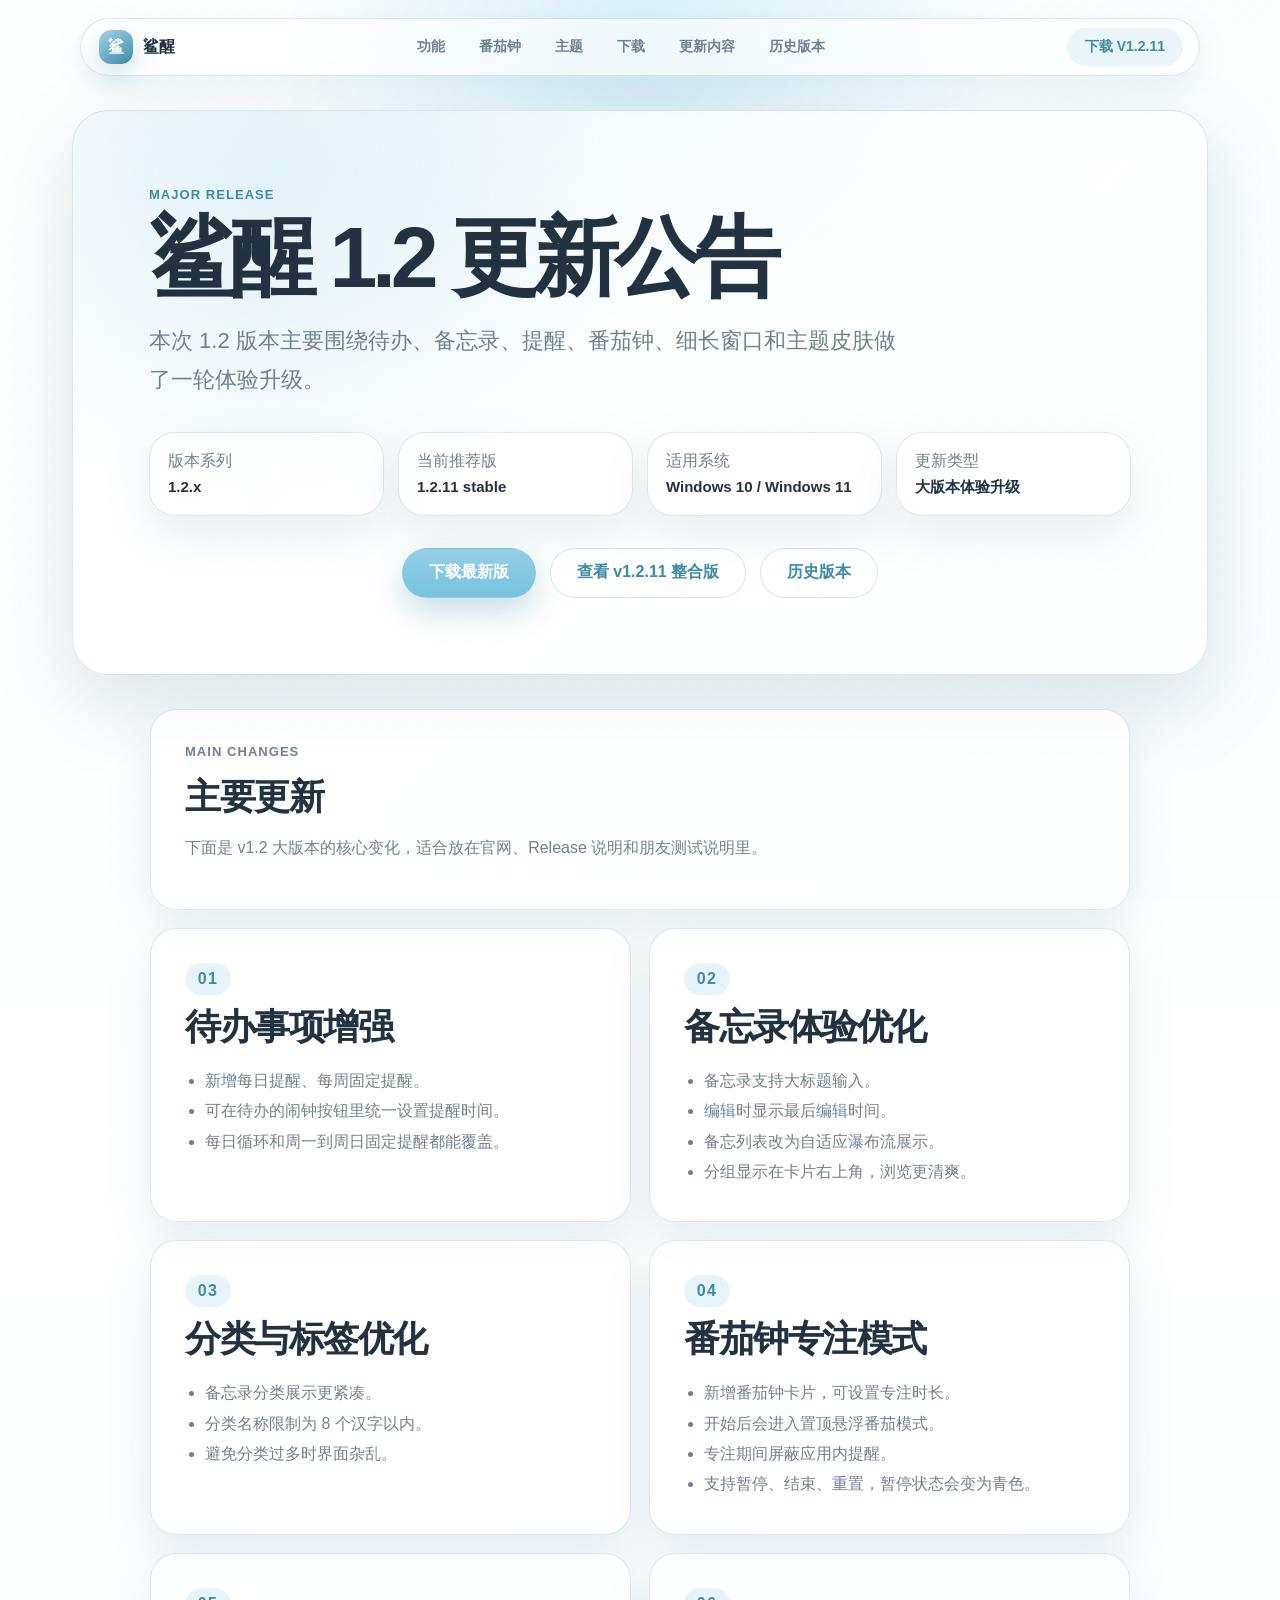
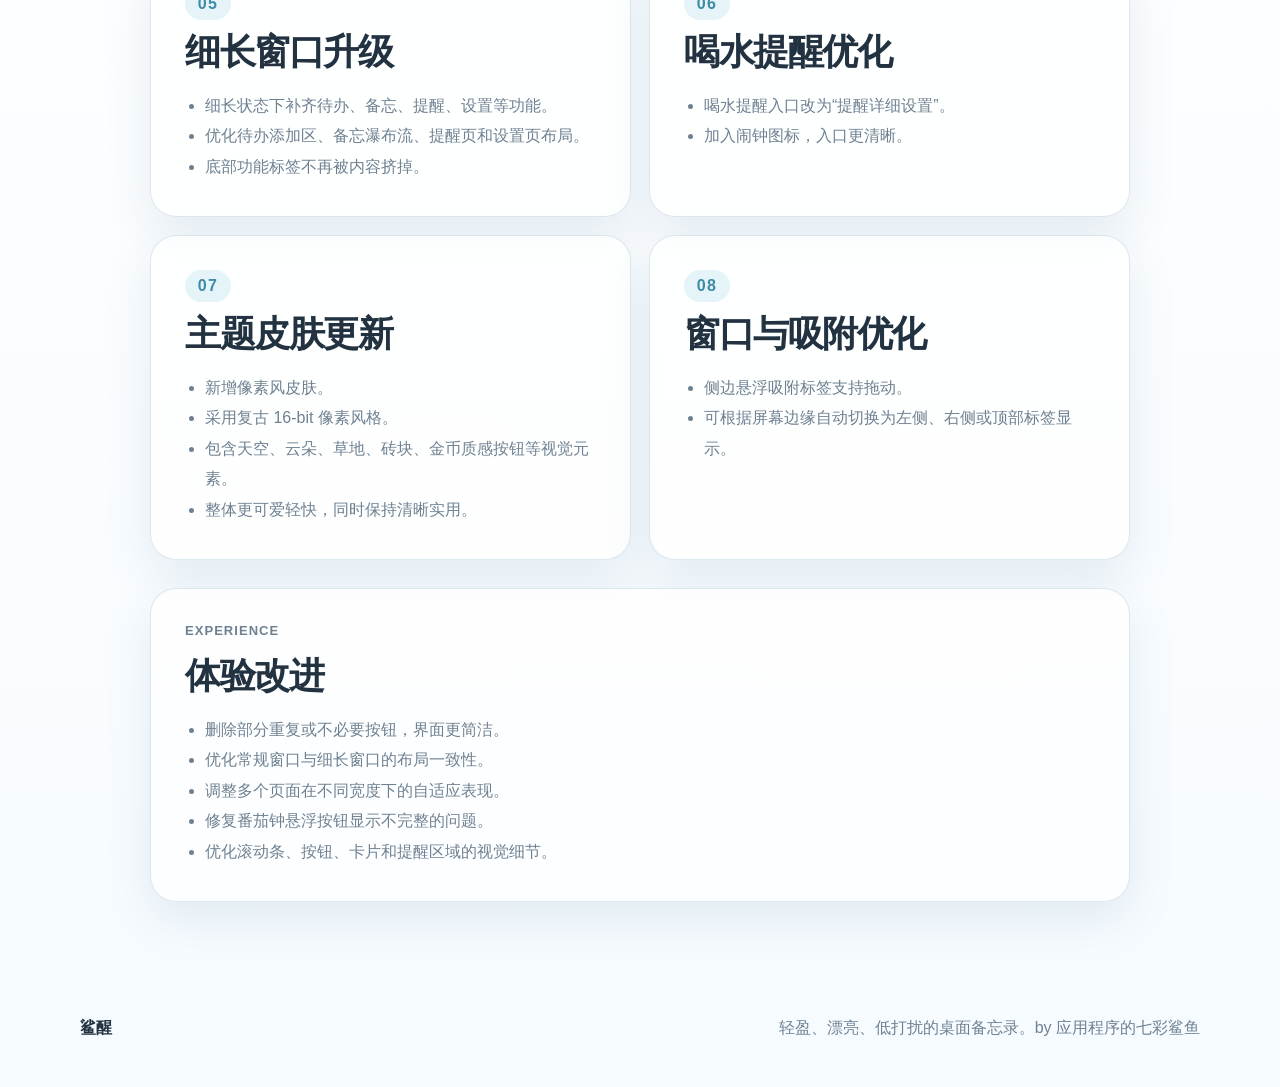
<file: release-notes-v1.2.html>
<!DOCTYPE html>
<html lang="zh-CN">
  <head>
    <meta charset="UTF-8" />
    <meta name="viewport" content="width=device-width, initial-scale=1.0" />
    <title>鲨醒 v1.2 大版本更新公告</title>
    <meta name="description" content="鲨醒 v1.2 大版本更新公告，包含待办、备忘录、提醒、番茄钟、细长窗口、主题皮肤和窗口吸附优化。" />
    <link rel="stylesheet" href="./styles.css" />
    <link rel="stylesheet" href="./release-pages.css?v=1.2.11-default-glass-v7" />
    <style id="shaxing-release-pages-inline-fallback">
/* Shaxing release pages v1.2.11-default-glass-v7: real pixel handheld theme + compact history */
/* 鲨醒版本页增量样式
   说明：这个文件只补充 v1.2.11 的版本页、历史版本页和首页下载区新增组件。
   不替换原 styles.css，不影响原来的 reveal、主题切换、天气动画和产品功能展示。
*/

.site-nav a[aria-current="page"] {
  color: var(--accent-strong, #3d8ba7);
  font-weight: 800;
}

.release-link-row {
  display: flex;
  flex-wrap: wrap;
  gap: 12px;
  margin-top: 18px;
}

.release-link-row a {
  display: inline-flex;
  align-items: center;
  min-height: 40px;
  padding: 0 14px;
  border: 1px solid var(--border, rgba(118, 156, 184, 0.24));
  border-radius: 999px;
  background: var(--panel, rgba(255, 255, 255, 0.58));
  color: var(--muted, #6f8191);
  font-size: 14px;
  font-weight: 700;
}

.release-link-row a:hover {
  color: var(--accent-strong, #3d8ba7);
  transform: translateY(-1px);
}

.release-page {
  max-width: 1180px;
  margin: 0 auto;
  padding: 110px 22px 80px;
}

.release-hero {
  position: relative;
  overflow: hidden;
  padding: clamp(34px, 6vw, 76px);
  border: 1px solid var(--border, rgba(118, 156, 184, 0.24));
  border-radius: 36px;
  background:
    radial-gradient(circle at 18% 10%, color-mix(in srgb, var(--accent, #76c2df) 22%, transparent), transparent 34%),
    linear-gradient(135deg, var(--panel-strong, rgba(255, 255, 255, 0.82)), var(--panel, rgba(255, 255, 255, 0.58)));
  box-shadow: var(--shadow, 0 28px 80px rgba(55, 103, 130, 0.18));
}

.release-hero h1 {
  max-width: 860px;
  margin: 10px 0 18px;
  font-size: clamp(42px, 8vw, 86px);
  line-height: 0.96;
  letter-spacing: -0.06em;
}

.release-lead {
  max-width: 760px;
  color: var(--muted, #6f8191);
  font-size: clamp(17px, 2vw, 22px);
  line-height: 1.8;
}

.release-meta-grid {
  display: grid;
  grid-template-columns: repeat(4, minmax(0, 1fr));
  gap: 14px;
  margin: 32px 0 26px;
}

.release-meta-grid div,
.release-card,
.version-card {
  border: 1px solid var(--border, rgba(118, 156, 184, 0.24));
  border-radius: 26px;
  background: var(--card, rgba(255, 255, 255, 0.72));
  box-shadow: var(--soft-shadow, 0 18px 48px rgba(63, 117, 146, 0.12));
}

.release-meta-grid div {
  padding: 18px;
}

.release-meta-grid span,
.version-card > p,
.release-card p,
.release-card li,
.version-card li {
  color: var(--muted, #6f8191);
}

.release-meta-grid strong {
  display: block;
  margin-top: 6px;
  color: var(--text, #223241);
  font-size: 15px;
}

.section-narrow {
  max-width: 980px;
  margin: 28px auto 0;
}

.release-content {
  margin-top: 34px;
}

.release-note-grid {
  display: grid;
  grid-template-columns: repeat(2, minmax(0, 1fr));
  gap: 18px;
  margin-top: 18px;
}

.release-card,
.version-card {
  padding: clamp(22px, 4vw, 34px);
}

.release-card h2,
.version-card h2 {
  margin: 8px 0 14px;
  font-size: clamp(24px, 3vw, 36px);
  letter-spacing: -0.04em;
}

.release-card ul,
.version-card ul {
  margin: 14px 0 0;
  padding-left: 20px;
  line-height: 1.9;
}

.release-number {
  display: inline-flex;
  align-items: center;
  justify-content: center;
  width: 46px;
  height: 32px;
  border-radius: 999px;
  background: color-mix(in srgb, var(--accent, #76c2df) 18%, transparent);
  color: var(--accent-strong, #3d8ba7);
  font-weight: 900;
  letter-spacing: 0.08em;
}

.patch-list {
  display: grid;
  gap: 12px;
  margin-top: 20px;
}

.patch-list div {
  padding: 18px 20px;
  border: 1px solid var(--border, rgba(118, 156, 184, 0.24));
  border-radius: 20px;
  background: var(--panel, rgba(255, 255, 255, 0.58));
}

.patch-list strong {
  display: block;
  color: var(--accent-strong, #3d8ba7);
}

.patch-list p {
  margin: 6px 0 0;
}

.checksum {
  word-break: break-all;
  font-size: 14px;
}

.version-timeline {
  display: grid;
  gap: 18px;
  margin-top: 18px;
}

.version-card.latest {
  border-color: color-mix(in srgb, var(--accent, #76c2df) 52%, var(--border, rgba(118, 156, 184, 0.24)));
}

.version-head {
  display: flex;
  align-items: flex-start;
  justify-content: space-between;
  gap: 16px;
  margin-bottom: 10px;
}

.version-head h2 {
  margin-top: 0;
}

.version-badge {
  flex: 0 0 auto;
  display: inline-flex;
  align-items: center;
  min-height: 34px;
  padding: 0 12px;
  border-radius: 999px;
  background: color-mix(in srgb, var(--accent, #76c2df) 20%, transparent);
  color: var(--accent-strong, #3d8ba7);
  font-size: 13px;
  font-weight: 900;
}

.version-badge.muted {
  background: var(--panel, rgba(255, 255, 255, 0.58));
  color: var(--muted, #6f8191);
}

.download-actions.compact {
  margin-top: 16px;
}

@supports not (color: color-mix(in srgb, white, black)) {
  .release-hero {
    background: linear-gradient(135deg, var(--panel-strong, rgba(255, 255, 255, 0.82)), var(--panel, rgba(255, 255, 255, 0.58)));
  }

  .release-number,
  .version-badge {
    background: rgba(118, 194, 223, 0.16);
  }
}

@media (max-width: 900px) {
  .release-meta-grid,
  .release-note-grid {
    grid-template-columns: 1fr;
  }

  .release-page {
    padding-top: 86px;
  }

  .version-head {
    display: block;
  }

  .version-badge {
    margin-top: 8px;
  }
}

@media (max-width: 680px) {
  .release-hero,
  .release-card,
  .version-card {
    border-radius: 24px;
  }

  .release-link-row a {
    width: 100%;
    justify-content: center;
  }
}


/* 首页番茄钟互动演示：只追加，不改原 styles.css */
.pomodoro-section {
  display: grid;
  grid-template-columns: 0.82fr 1.18fr;
  gap: 58px;
  align-items: center;
}

.pomodoro-demo {
  display: grid;
  grid-template-columns: minmax(280px, 1fr) 0.82fr;
  gap: 18px;
  align-items: stretch;
}

.pomodoro-card {
  position: relative;
  overflow: hidden;
  padding: clamp(22px, 4vw, 34px);
  border: 1px solid var(--border, rgba(118, 156, 184, 0.24));
  border-radius: 34px;
  background:
    radial-gradient(circle at 18% 8%, color-mix(in srgb, var(--accent, #76c2df) 28%, transparent), transparent 36%),
    linear-gradient(145deg, var(--panel-strong, rgba(255, 255, 255, 0.82)), var(--card, rgba(255, 255, 255, 0.72)));
  box-shadow: var(--shadow, 0 28px 80px rgba(55, 103, 130, 0.18));
  backdrop-filter: blur(18px);
}

.pomodoro-topline {
  display: flex;
  align-items: center;
  justify-content: space-between;
  gap: 12px;
  color: var(--muted, #6f8191);
  font-size: 14px;
  font-weight: 800;
}

.pomodoro-badge {
  display: inline-flex;
  min-height: 34px;
  align-items: center;
  padding: 0 13px;
  border-radius: 999px;
  background: color-mix(in srgb, var(--accent, #76c2df) 16%, transparent);
  color: var(--accent-strong, #3d8ba7);
}

.pomodoro-card.is-paused .pomodoro-badge {
  background: rgba(45, 212, 191, 0.18);
  color: #0f766e;
}

.pomodoro-ring {
  display: grid;
  width: min(280px, 72vw);
  aspect-ratio: 1;
  place-items: center;
  margin: 34px auto 26px;
  border-radius: 50%;
  background:
    conic-gradient(var(--accent, #76c2df) var(--progress, 0deg), color-mix(in srgb, var(--accent, #76c2df) 12%, transparent) 0deg),
    color-mix(in srgb, var(--panel-strong, rgba(255, 255, 255, 0.82)) 82%, transparent);
  box-shadow:
    inset 0 0 0 18px color-mix(in srgb, var(--panel-strong, rgba(255, 255, 255, 0.82)) 86%, transparent),
    0 22px 54px color-mix(in srgb, var(--accent-strong, #3d8ba7) 16%, transparent);
}

.pomodoro-ring > div {
  display: grid;
  width: calc(100% - 52px);
  aspect-ratio: 1;
  place-items: center;
  align-content: center;
  border-radius: 50%;
  background: var(--panel-strong, rgba(255, 255, 255, 0.82));
  text-align: center;
}

.pomodoro-ring strong {
  font-size: clamp(44px, 7vw, 66px);
  line-height: 1;
  letter-spacing: -0.08em;
}

.pomodoro-ring span {
  margin-top: 10px;
  color: var(--muted, #6f8191);
  font-size: 14px;
  font-weight: 800;
}

.pomodoro-options,
.pomodoro-actions {
  display: flex;
  flex-wrap: wrap;
  gap: 10px;
  justify-content: center;
}

.pomodoro-options {
  margin-bottom: 16px;
}

.pomodoro-options button {
  min-height: 38px;
  padding: 0 13px;
  border: 1px solid var(--border, rgba(118, 156, 184, 0.24));
  border-radius: 999px;
  background: var(--panel, rgba(255, 255, 255, 0.58));
  color: var(--muted, #6f8191);
  font: inherit;
  font-size: 13px;
  font-weight: 800;
  cursor: pointer;
}

.pomodoro-options button.is-active {
  border-color: color-mix(in srgb, var(--accent, #76c2df) 52%, transparent);
  background: color-mix(in srgb, var(--accent, #76c2df) 18%, transparent);
  color: var(--accent-strong, #3d8ba7);
}

.pomodoro-actions .button {
  min-height: 44px;
  padding: 0 18px;
  font-size: 14px;
}

.pomodoro-notes {
  display: grid;
  gap: 14px;
}

.pomodoro-notes article {
  padding: 20px;
  border: 1px solid var(--border, rgba(118, 156, 184, 0.24));
  border-radius: 26px;
  background: var(--card, rgba(255, 255, 255, 0.72));
  box-shadow: var(--soft-shadow, 0 18px 48px rgba(63, 117, 146, 0.12));
}

.pomodoro-notes span {
  display: inline-flex;
  align-items: center;
  min-height: 28px;
  margin-bottom: 10px;
  padding: 0 10px;
  border-radius: 999px;
  background: color-mix(in srgb, var(--accent, #76c2df) 16%, transparent);
  color: var(--accent-strong, #3d8ba7);
  font-size: 12px;
  font-weight: 900;
}

.pomodoro-notes strong {
  display: block;
  font-size: 18px;
}

.pomodoro-notes p {
  margin: 8px 0 0;
  color: var(--muted, #6f8191);
  font-size: 14px;
  line-height: 1.7;
}

body[data-theme="cyber"] .pomodoro-card,
body[data-theme="cyber"] .pomodoro-notes article {
  box-shadow: var(--soft-shadow, 0 16px 50px rgba(255,42,170,.12)), inset 0 0 0 1px rgba(0,229,255,.08);
}

@media (max-width: 980px) {
  .pomodoro-section,
  .pomodoro-demo {
    grid-template-columns: 1fr;
    gap: 28px;
  }
}

@media (max-width: 560px) {
  .pomodoro-topline,
  .pomodoro-actions {
    align-items: stretch;
    flex-direction: column;
  }

  .pomodoro-actions .button,
  .pomodoro-options button {
    width: 100%;
  }
}


/* 首页像素掌机主题展示 */
body[data-theme="pixel"] {
  --bg: #f7e9c8;
  --text: #2b2118;
  --muted: #7a6653;
  --panel: rgba(255, 247, 224, 0.72);
  --panel-strong: rgba(255, 251, 236, 0.92);
  --card: rgba(255, 245, 216, 0.82);
  --border: rgba(78, 54, 35, 0.18);
  --accent: #ffb545;
  --accent-strong: #9b4d16;
  --shadow: 0 28px 80px rgba(97, 62, 24, 0.2);
  --soft-shadow: 0 18px 48px rgba(97, 62, 24, 0.12);
}

body[data-theme="pixel"] .site-header,
body[data-theme="pixel"] .product-stage,
body[data-theme="pixel"] .support-item,
body[data-theme="pixel"] .window,
body[data-theme="pixel"] .download-inner {
  image-rendering: pixelated;
  box-shadow:
    0 18px 0 rgba(80, 54, 36, 0.06),
    0 26px 70px rgba(97, 62, 24, 0.14);
}

body[data-theme="pixel"] .button,
body[data-theme="pixel"] .nav-download {
  border-radius: 10px;
  box-shadow: 0 5px 0 rgba(80, 54, 36, 0.18);
}

.theme-section .theme-grid {
  grid-template-columns: repeat(5, minmax(0, 1fr));
}

.theme-card.pixel-handheld {
  position: relative;
  overflow: hidden;
  border-color: rgba(70, 45, 28, 0.22);
  background:
    linear-gradient(135deg, #ffe7a8, #ffb55d 48%, #9ddbe8);
  color: #2b2118;
}

.theme-card.pixel-handheld > span,
.theme-card.pixel-handheld .pixel-card-screen {
  display: block;
  width: 58px;
  height: 42px;
  border: 4px solid #2b2118;
  border-radius: 8px;
  background:
    linear-gradient(#83e1d5 0 0) 10px 10px / 28px 5px no-repeat,
    linear-gradient(#2b2118 0 0) 10px 21px / 38px 5px no-repeat,
    #f9f1d3;
  box-shadow:
    8px 8px 0 rgba(43, 33, 24, 0.14),
    inset 0 0 0 3px rgba(255, 255, 255, 0.35);
}

.theme-card.pixel-handheld h3,
.theme-card.pixel-handheld small {
  position: relative;
  z-index: 1;
}

.pixel-theme-showcase {
  display: grid;
  grid-template-columns: minmax(280px, 0.92fr) 1.08fr;
  gap: 28px;
  align-items: center;
  margin-top: 26px;
  padding: clamp(22px, 4vw, 34px);
  border: 1px solid var(--border, rgba(118, 156, 184, 0.24));
  border-radius: 34px;
  background:
    radial-gradient(circle at 18% 14%, rgba(255, 181, 69, 0.24), transparent 32%),
    linear-gradient(135deg, var(--panel-strong, rgba(255, 255, 255, 0.82)), var(--panel, rgba(255, 255, 255, 0.58)));
  box-shadow: var(--soft-shadow, 0 18px 48px rgba(63, 117, 146, 0.12));
}

.pixel-console {
  position: relative;
  overflow: hidden;
  max-width: 420px;
  min-height: 270px;
  margin: 0 auto;
  padding: 22px;
  border: 5px solid #2b2118;
  border-radius: 30px;
  background: linear-gradient(135deg, #ffcd6b, #ff9f57);
  box-shadow:
    10px 10px 0 rgba(43, 33, 24, 0.13),
    inset 0 0 0 5px rgba(255, 255, 255, 0.18);
  image-rendering: pixelated;
}

.pixel-console::after {
  content: "";
  position: absolute;
  right: 22px;
  top: 58px;
  width: 58px;
  height: 58px;
  border-radius: 14px;
  background:
    linear-gradient(#2b2118 0 0) 50% 13px / 12px 32px no-repeat,
    linear-gradient(#2b2118 0 0) 50% 50% / 32px 12px no-repeat,
    rgba(255, 246, 220, 0.32);
  opacity: 0.28;
}

.pixel-console-top {
  display: flex;
  justify-content: space-between;
  gap: 10px;
  color: #4d3826;
  font-size: 11px;
  font-weight: 900;
  letter-spacing: 0.12em;
  text-transform: uppercase;
}

.pixel-console-screen {
  margin-top: 14px;
  padding: 16px;
  border: 5px solid #2b2118;
  border-radius: 18px;
  background:
    linear-gradient(rgba(255,255,255,.16) 50%, transparent 50%) 0 0 / 100% 8px,
    #9de7db;
  box-shadow: inset 0 0 0 5px rgba(255, 255, 255, 0.28);
}

.pixel-screen-header {
  display: flex;
  justify-content: space-between;
  margin-bottom: 12px;
  color: #2b2118;
  font-size: 12px;
  font-weight: 900;
}

.pixel-task {
  margin-top: 8px;
  padding: 9px 10px;
  border: 3px solid rgba(43, 33, 24, 0.78);
  border-radius: 8px;
  background: #fff4c9;
  color: #2b2118;
  font-size: 13px;
  font-weight: 900;
  box-shadow: 4px 4px 0 rgba(43, 33, 24, 0.12);
}

.pixel-task.done {
  background: #dcffd9;
}

.pixel-console-controls {
  display: flex;
  justify-content: space-between;
  align-items: center;
  margin-top: 18px;
}

.pixel-dpad {
  position: relative;
  width: 78px;
  height: 78px;
}

.pixel-dpad span {
  position: absolute;
  display: block;
  background: #2b2118;
  border-radius: 10px;
}

.pixel-dpad span:nth-child(1) { left: 29px; top: 0; width: 20px; height: 78px; }
.pixel-dpad span:nth-child(2) { left: 0; top: 29px; width: 78px; height: 20px; }
.pixel-dpad span:nth-child(3) { left: 33px; top: 33px; width: 12px; height: 12px; background: #ffcd6b; }
.pixel-dpad span:nth-child(4) { display: none; }

.pixel-buttons {
  display: flex;
  gap: 14px;
}

.pixel-buttons span {
  display: grid;
  width: 46px;
  height: 46px;
  place-items: center;
  border: 4px solid #2b2118;
  border-radius: 50%;
  background: #ff6b81;
  color: #2b2118;
  font-size: 14px;
  font-weight: 900;
  box-shadow: 4px 5px 0 rgba(43, 33, 24, 0.14);
}

.pixel-buttons span:last-child {
  background: #6fd9ff;
}

.pixel-theme-copy h3 {
  margin: 8px 0 12px;
  font-size: clamp(28px, 4vw, 48px);
  line-height: 1;
  letter-spacing: -0.05em;
}

.pixel-theme-copy p {
  max-width: 610px;
  color: var(--muted, #6f8191);
  font-size: 16px;
  line-height: 1.9;
}

.pixel-feature-row {
  display: flex;
  flex-wrap: wrap;
  gap: 10px;
  margin-top: 18px;
}

.pixel-feature-row span {
  display: inline-flex;
  align-items: center;
  min-height: 34px;
  padding: 0 12px;
  border: 1px solid rgba(43, 33, 24, 0.14);
  border-radius: 999px;
  background: rgba(255, 181, 69, 0.18);
  color: #9b4d16;
  font-size: 13px;
  font-weight: 900;
}

/* 历史版本：小版本改为紧凑卡片，只有大版本保留大展示 */
.version-history-section {
  display: grid;
  gap: 18px;
}

.version-card.major-version {
  padding: clamp(26px, 4.4vw, 42px);
  border-color: color-mix(in srgb, var(--accent, #76c2df) 46%, var(--border, rgba(118, 156, 184, 0.24)));
  background:
    radial-gradient(circle at 12% 0%, color-mix(in srgb, var(--accent, #76c2df) 20%, transparent), transparent 32%),
    var(--card, rgba(255, 255, 255, 0.72));
}

.version-card.major-version h2 {
  font-size: clamp(30px, 4.6vw, 52px);
}

.version-patch-grid {
  display: grid;
  grid-template-columns: repeat(2, minmax(0, 1fr));
  gap: 14px;
}

.version-card.patch-version {
  padding: 18px 20px;
  border-radius: 22px;
  box-shadow: var(--soft-shadow, 0 14px 34px rgba(63, 117, 146, 0.1));
}

.version-card.patch-version.latest {
  border-color: color-mix(in srgb, var(--accent, #76c2df) 36%, var(--border, rgba(118, 156, 184, 0.24)));
}

.version-card.patch-version .version-head {
  align-items: center;
  margin-bottom: 8px;
}

.version-card.patch-version h2 {
  margin: 0;
  font-size: clamp(20px, 2.1vw, 25px);
  letter-spacing: -0.025em;
}

.version-card.patch-version p {
  margin: 6px 0 0;
  font-size: 14px;
  line-height: 1.7;
}

.version-card.patch-version ul {
  margin-top: 8px;
  line-height: 1.65;
}

.version-card.patch-version li {
  font-size: 14px;
}

.version-badge.small {
  min-height: 28px;
  padding: 0 10px;
  font-size: 12px;
}

.version-card.patch-version .download-actions.compact {
  margin-top: 12px;
}

.version-card.patch-version .button {
  min-height: 38px;
  padding: 0 14px;
  font-size: 13px;
  border-radius: 12px;
}

@media (max-width: 1040px) {
  .theme-section .theme-grid {
    grid-template-columns: repeat(3, minmax(0, 1fr));
  }

  .pixel-theme-showcase {
    grid-template-columns: 1fr;
  }
}

@media (max-width: 780px) {
  .theme-section .theme-grid,
  .version-patch-grid {
    grid-template-columns: 1fr;
  }

  .pixel-console {
    min-height: 250px;
  }

  .version-card.patch-version .version-head {
    display: flex;
  }
}

@media (max-width: 560px) {
  .pixel-console {
    padding: 18px;
    border-width: 4px;
  }

  .pixel-console-controls {
    align-items: flex-start;
  }

  .pixel-dpad {
    width: 66px;
    height: 66px;
  }

  .pixel-dpad span:nth-child(1) { left: 25px; width: 16px; height: 66px; }
  .pixel-dpad span:nth-child(2) { top: 25px; width: 66px; height: 16px; }
  .pixel-buttons span {
    width: 40px;
    height: 40px;
  }
}



/* ================================
   v5：像素掌机是“整站主题”，不是单独介绍区
   ================================ */

/* 不再展示额外的掌机介绍大卡片；点击主题卡片后由整页外观表达主题 */
.pixel-theme-showcase {
  display: none !important;
}

/* 5 个皮肤卡片保持同一排版：色块 + 标题 + 小字 */
.theme-section .theme-grid {
  grid-template-columns: repeat(5, minmax(0, 1fr));
}

.theme-card.pixel-handheld {
  position: relative;
  overflow: hidden;
  border: 1px solid rgba(220, 234, 243, 0.82);
  border-radius: 30px;
  background: #fffaf1;
  color: var(--text, #223241);
  box-shadow: none;
}

.theme-card.pixel-handheld > span,
.theme-card.pixel-handheld .pixel-card-screen {
  display: block;
  width: 100%;
  height: 146px;
  margin-bottom: 22px;
  border: 0;
  border-radius: 24px;
  background:
    linear-gradient(90deg, rgba(43, 33, 24, 0.13) 1px, transparent 1px) 0 0 / 14px 14px,
    linear-gradient(180deg, rgba(43, 33, 24, 0.10) 1px, transparent 1px) 0 0 / 14px 14px,
    radial-gradient(circle at 72% 28%, rgba(104, 212, 229, 0.78), transparent 22%),
    linear-gradient(145deg, #fff1a6 0%, #ffb35d 58%, #9ddbe8 100%);
  box-shadow: none;
}

.theme-card.pixel-handheld h3 {
  margin: 0;
  color: var(--text, #223241);
}

.theme-card.pixel-handheld small {
  color: var(--muted, #6f8191);
}

/* 整体像素掌机主题变量 */
body[data-theme="pixel"] {
  --bg-a: #ffe7a6;
  --bg-b: #ffc46f;
  --bg-c: #fff4c8;
  --bg: #fff1bb;
  --white: #fff8dc;
  --blue: #68d4e5;
  --blue-strong: #238fa4;
  --accent: #ffb24a;
  --accent-strong: #8a4b22;
  --button-text: #2b2118;
  --text: #2b2118;
  --muted: #765f48;
  --border: #2b2118;
  --card: #fff2c6;
  --panel: #ffe8a3;
  --panel-strong: #fff6d5;
  --shadow: 10px 10px 0 rgba(43, 33, 24, 0.9);
  --soft-shadow: 6px 6px 0 rgba(43, 33, 24, 0.9);
  color-scheme: light;
  background:
    radial-gradient(circle at 16% 10%, rgba(255, 178, 74, 0.42), transparent 28%),
    radial-gradient(circle at 84% 22%, rgba(104, 212, 229, 0.34), transparent 26%),
    linear-gradient(180deg, #fff4c8 0%, #ffe0a0 48%, #f8d484 100%);
  font-family: ui-monospace, "SFMono-Regular", Menlo, Monaco, Consolas, "Liberation Mono", "Courier New", "Microsoft YaHei", monospace;
}

body[data-theme="pixel"]::before {
  background:
    linear-gradient(rgba(43, 33, 24, 0.055) 1px, transparent 1px) 0 0 / 22px 22px,
    linear-gradient(90deg, rgba(43, 33, 24, 0.055) 1px, transparent 1px) 0 0 / 22px 22px,
    radial-gradient(circle at 50% 0%, rgba(255, 255, 255, 0.52), transparent 38%);
}

body[data-theme="pixel"] .site-header {
  height: 64px;
  border: 4px solid #2b2118;
  border-radius: 20px;
  background: #ffcc68;
  box-shadow: 6px 6px 0 #2b2118;
  backdrop-filter: none;
}

body[data-theme="pixel"] .site-header.is-scrolled {
  border-color: #2b2118;
  background: #ffcc68;
  box-shadow: 6px 6px 0 #2b2118;
  backdrop-filter: none;
}

body[data-theme="pixel"] .brand-mark {
  border: 3px solid #2b2118;
  border-radius: 8px;
  background: #9de7db;
  color: #2b2118;
  box-shadow: 3px 3px 0 #2b2118;
  image-rendering: pixelated;
}

body[data-theme="pixel"] .brand,
body[data-theme="pixel"] .site-nav,
body[data-theme="pixel"] .nav-download,
body[data-theme="pixel"] .button,
body[data-theme="pixel"] .section-kicker,
body[data-theme="pixel"] .eyebrow {
  letter-spacing: 0.08em;
  text-transform: uppercase;
}

body[data-theme="pixel"] .site-nav {
  color: #5b4938;
  font-weight: 900;
}

body[data-theme="pixel"] .site-nav a:hover {
  color: #2b2118;
}

body[data-theme="pixel"] .nav-download,
body[data-theme="pixel"] .button,
body[data-theme="pixel"] .quick-input button,
body[data-theme="pixel"] .slim-window button {
  border: 3px solid #2b2118;
  border-radius: 10px;
  background: #9de7db;
  color: #2b2118;
  box-shadow: 4px 4px 0 #2b2118;
  text-shadow: none;
  transform: none;
}

body[data-theme="pixel"] .button.primary {
  background: #ff6f91;
  color: #2b2118;
  box-shadow: 5px 5px 0 #2b2118;
}

body[data-theme="pixel"] .button.secondary {
  background: #fff2c6;
  color: #2b2118;
}

body[data-theme="pixel"] .button:hover,
body[data-theme="pixel"] .nav-download:hover,
body[data-theme="pixel"] .quick-input button:hover,
body[data-theme="pixel"] .slim-window button:hover {
  transform: translate(-2px, -2px);
  box-shadow: 6px 6px 0 #2b2118;
}

body[data-theme="pixel"] .hero {
  background:
    linear-gradient(rgba(43, 33, 24, 0.055) 1px, transparent 1px) 0 0 / 24px 24px,
    linear-gradient(90deg, rgba(43, 33, 24, 0.055) 1px, transparent 1px) 0 0 / 24px 24px,
    linear-gradient(180deg, #fff4c8 0%, #ffe6a9 72%);
}

body[data-theme="pixel"] .hero-title,
body[data-theme="pixel"] .hero-line,
body[data-theme="pixel"] .section h2,
body[data-theme="pixel"] .download-section h2,
body[data-theme="pixel"] .release-hero h1 {
  color: #2b2118;
  letter-spacing: -0.04em;
  text-shadow: 3px 3px 0 rgba(104, 212, 229, 0.42);
}

body[data-theme="pixel"] .product-stage,
body[data-theme="pixel"] .memo-workspace,
body[data-theme="pixel"] .support-item,
body[data-theme="pixel"] .window,
body[data-theme="pixel"] .companion-visual,
body[data-theme="pixel"] .dock-memo,
body[data-theme="pixel"] .download-section,
body[data-theme="pixel"] .release-hero,
body[data-theme="pixel"] .release-card,
body[data-theme="pixel"] .version-card,
body[data-theme="pixel"] .release-panel div,
body[data-theme="pixel"] .pomodoro-card,
body[data-theme="pixel"] .pomodoro-notes article {
  border: 4px solid #2b2118;
  border-radius: 18px;
  background: #fff2c6;
  box-shadow: 8px 8px 0 #2b2118;
  backdrop-filter: none;
}

body[data-theme="pixel"] .product-stage {
  padding: 12px;
  background: #ffb85c;
}

body[data-theme="pixel"] .product-stage img {
  border: 4px solid #2b2118;
  border-radius: 12px;
  image-rendering: auto;
}

body[data-theme="pixel"] .memo-workspace,
body[data-theme="pixel"] .download-section {
  background:
    linear-gradient(rgba(43, 33, 24, 0.05) 1px, transparent 1px) 0 0 / 18px 18px,
    linear-gradient(90deg, rgba(43, 33, 24, 0.05) 1px, transparent 1px) 0 0 / 18px 18px,
    #fff2c6;
}

body[data-theme="pixel"] .quick-input span,
body[data-theme="pixel"] .todo-pill,
body[data-theme="pixel"] .recent-memos,
body[data-theme="pixel"] .window-input,
body[data-theme="pixel"] .window-list span,
body[data-theme="pixel"] .slim-input,
body[data-theme="pixel"] .slim-window span,
body[data-theme="pixel"] .pomodoro-options button,
body[data-theme="pixel"] .pomodoro-task,
body[data-theme="pixel"] .release-link-row a {
  border: 3px solid #2b2118;
  border-radius: 10px;
  background: #fff8dc;
  color: #2b2118;
  box-shadow: 4px 4px 0 rgba(43, 33, 24, 0.92);
}

body[data-theme="pixel"] .todo-pill:hover,
body[data-theme="pixel"] .support-item:hover,
body[data-theme="pixel"] .theme-card:hover {
  transform: translate(-2px, -2px);
  box-shadow: 10px 10px 0 #2b2118;
}

body[data-theme="pixel"] .theme-card {
  border: 4px solid #2b2118;
  border-radius: 18px;
  background: #fff2c6;
  box-shadow: 6px 6px 0 #2b2118;
}

body[data-theme="pixel"] .theme-card span {
  border: 3px solid #2b2118;
  border-radius: 12px;
  box-shadow: inset 0 0 0 3px rgba(255, 255, 255, 0.24);
}

body[data-theme="pixel"] .theme-card.active {
  border-color: #2b2118;
  outline: 4px solid #68d4e5;
  box-shadow: 8px 8px 0 #2b2118;
}

body[data-theme="pixel"] .theme-card h3,
body[data-theme="pixel"] .support-item h3,
body[data-theme="pixel"] .todo-pill strong,
body[data-theme="pixel"] .dock-memo strong {
  color: #2b2118;
  font-weight: 900;
}

body[data-theme="pixel"] .theme-card small,
body[data-theme="pixel"] .support-item p,
body[data-theme="pixel"] .section-copy p:not(.section-kicker),
body[data-theme="pixel"] .download-section p,
body[data-theme="pixel"] .hero-copy {
  color: #6f573e;
  font-weight: 700;
}

body[data-theme="pixel"] .theme-card.pixel-handheld {
  background: #ffe0a0;
}

body[data-theme="pixel"] .theme-card.pixel-handheld > span {
  background:
    linear-gradient(90deg, rgba(43, 33, 24, 0.16) 1px, transparent 1px) 0 0 / 14px 14px,
    linear-gradient(180deg, rgba(43, 33, 24, 0.12) 1px, transparent 1px) 0 0 / 14px 14px,
    linear-gradient(145deg, #fff1a6 0%, #ffb35d 58%, #9de7db 100%);
}

body[data-theme="pixel"] .window-sidebar {
  border-right: 4px solid #2b2118;
  background: #ffd079;
}

body[data-theme="pixel"] .window-sidebar span,
body[data-theme="pixel"] .window-top,
body[data-theme="pixel"] .slim-dot,
body[data-theme="pixel"] .weather-anim,
body[data-theme="pixel"] .water-anim {
  border: 3px solid #2b2118;
  border-radius: 10px;
  background: #9de7db;
}

body[data-theme="pixel"] .companion-visual {
  background:
    linear-gradient(rgba(43, 33, 24, 0.10) 2px, transparent 2px) 0 0 / 40px 40px,
    linear-gradient(90deg, rgba(43, 33, 24, 0.10) 2px, transparent 2px) 0 0 / 40px 40px,
    #fff8dc;
}

body[data-theme="pixel"] .download-section {
  border-radius: 18px;
}

body[data-theme="pixel"] .release-panel {
  gap: 16px;
}

body[data-theme="pixel"] .release-panel span,
body[data-theme="pixel"] .release-card span,
body[data-theme="pixel"] .version-card span {
  color: #8a4b22;
  font-weight: 900;
}

/* 番茄钟也变成掌机屏幕风 */
body[data-theme="pixel"] .pomodoro-ring {
  border-color: rgba(43, 33, 24, 0.18);
  background:
    linear-gradient(rgba(255, 255, 255, 0.18) 50%, transparent 50%) 0 0 / 100% 8px,
    #9de7db;
  box-shadow:
    inset 0 0 0 5px rgba(43, 33, 24, 0.10),
    5px 5px 0 #2b2118;
}

body[data-theme="pixel"] .pomodoro-ring::before {
  background: conic-gradient(#ff6f91 var(--pomodoro-progress, 0deg), rgba(43, 33, 24, 0.14) 0);
}

body[data-theme="pixel"] .pomodoro-options button.is-active {
  background: #ffcc68;
  color: #2b2118;
}

@media (max-width: 1060px) {
  .theme-section .theme-grid {
    grid-template-columns: repeat(2, minmax(0, 1fr));
  }
}

@media (max-width: 900px) {
  .theme-section .theme-grid {
    grid-template-columns: 1fr;
  }

  body[data-theme="pixel"] .site-header {
    border-width: 3px;
    box-shadow: 4px 4px 0 #2b2118;
  }
}

@media (max-width: 520px) {
  body[data-theme="pixel"] .hero-title,
  body[data-theme="pixel"] .hero-line,
  body[data-theme="pixel"] .section h2,
  body[data-theme="pixel"] .download-section h2 {
    text-shadow: 2px 2px 0 rgba(104, 212, 229, 0.42);
  }
}



/* ================================
   v6：像素掌机主题修正为“鲨醒应用内皮肤外观”
   目标：不是通用黄底游戏网页，而是贴近应用截图里的浅色掌机 UI：
   米白内容区、浅蓝侧栏/面板、棕色细描边、黄色按钮、底部绿色像素条。
   ================================ */

/* 皮肤卡片：保持和其它四张卡片一样的结构与比例 */
.theme-card.pixel-handheld {
  border-radius: var(--card-radius, 30px);
  background: var(--card, rgba(255, 255, 255, 0.72));
  color: var(--text, #223241);
}

.theme-card.pixel-handheld > span,
.theme-card.pixel-handheld .pixel-card-screen {
  display: block;
  width: 100%;
  height: 146px;
  margin: 0 0 22px;
  border: 0;
  border-radius: 24px;
  background:
    linear-gradient(90deg, rgba(142, 96, 53, 0.14) 1px, transparent 1px) 0 0 / 16px 16px,
    linear-gradient(180deg, rgba(142, 96, 53, 0.12) 1px, transparent 1px) 0 0 / 16px 16px,
    linear-gradient(135deg, #fff6cf 0%, #f7d65a 42%, #d9f2ff 100%);
  box-shadow: none;
}

body[data-theme="pixel"] {
  --pixel-ink: #30251b;
  --pixel-brown: #9b6534;
  --pixel-brown-dark: #6f4724;
  --pixel-paper: #fffdf1;
  --pixel-cream: #fff7db;
  --pixel-sky: #dff2ff;
  --pixel-sky-2: #eefaff;
  --pixel-yellow: #f7d653;
  --pixel-yellow-soft: #fff1a8;
  --pixel-green: #8fbe64;
  --pixel-mint: #bdf0e8;

  --bg: #eef8fb;
  --text: var(--pixel-ink);
  --muted: #755f48;
  --panel: var(--pixel-sky);
  --panel-strong: var(--pixel-paper);
  --card: var(--pixel-paper);
  --border: var(--pixel-brown);
  --accent: var(--pixel-yellow);
  --accent-strong: var(--pixel-brown-dark);
  --shadow: 0 18px 34px rgba(87, 62, 35, 0.13);
  --soft-shadow: 0 10px 24px rgba(87, 62, 35, 0.10);

  color-scheme: light;
  font-family: Inter, MiSans, "Microsoft YaHei", "PingFang SC", system-ui, -apple-system, BlinkMacSystemFont, "Segoe UI", sans-serif;
  background:
    linear-gradient(180deg, #f8fcff 0%, #f3fbff 34%, #e7f5f3 34%, #e7f5f3 100%) !important;
}

/* 轻微纸张纹理，不再使用满屏游戏网格 */
body[data-theme="pixel"]::before {
  background:
    radial-gradient(circle at 18% 10%, rgba(223, 242, 255, 0.9), transparent 34%),
    radial-gradient(circle at 86% 24%, rgba(255, 241, 168, 0.42), transparent 30%),
    linear-gradient(180deg, rgba(255,255,255,.46), rgba(255,255,255,0));
  opacity: 1;
}

/* 应用底部绿色像素条 */
body[data-theme="pixel"]::after {
  content: "";
  position: fixed;
  z-index: 1;
  left: 0;
  right: 0;
  bottom: 0;
  height: 18px;
  pointer-events: none;
  background:
    linear-gradient(90deg, rgba(255,255,255,.18) 0 50%, transparent 50% 100%) 0 0 / 28px 100%,
    linear-gradient(90deg, #8fbe64, #77ad58);
  border-top: 2px solid var(--pixel-brown);
}

/* 顶部导航改成应用里的米白小标题栏，不要厚黑掌机框 */
body[data-theme="pixel"] .site-header {
  height: 56px;
  border: 2px solid var(--pixel-brown);
  border-radius: 14px;
  background: rgba(255, 253, 241, 0.96);
  box-shadow: 0 12px 30px rgba(86, 62, 36, 0.10);
  backdrop-filter: blur(10px);
}

body[data-theme="pixel"] .site-header.is-scrolled {
  background: rgba(255, 253, 241, 0.98);
  border-color: var(--pixel-brown);
  box-shadow: 0 14px 30px rgba(86, 62, 36, 0.14);
}

body[data-theme="pixel"] .brand,
body[data-theme="pixel"] .site-nav,
body[data-theme="pixel"] .nav-download {
  text-transform: none;
  letter-spacing: 0;
  color: var(--pixel-ink);
  font-weight: 800;
}

body[data-theme="pixel"] .brand-mark {
  width: 31px;
  height: 31px;
  border: 2px solid var(--pixel-brown);
  border-radius: 8px;
  background: linear-gradient(180deg, #e7fbff, #b9edf6);
  color: var(--pixel-ink);
  box-shadow: 2px 2px 0 rgba(111, 71, 36, 0.23);
}

body[data-theme="pixel"] .site-nav a {
  color: #6f604f;
}

body[data-theme="pixel"] .site-nav a:hover,
body[data-theme="pixel"] .site-nav a[aria-current="page"] {
  color: var(--pixel-brown-dark);
}

/* 主要区域整体靠近应用截图：浅蓝环境 + 米白内容卡 */
body[data-theme="pixel"] .hero {
  background:
    radial-gradient(circle at 74% 10%, rgba(247, 214, 83, 0.18), transparent 28%),
    linear-gradient(180deg, #f8fcff 0%, #f1fbff 66%, #e7f5f3 100%) !important;
}

body[data-theme="pixel"] .section,
body[data-theme="pixel"] .download-section,
body[data-theme="pixel"] .release-page {
  position: relative;
  z-index: 2;
}

body[data-theme="pixel"] .eyebrow,
body[data-theme="pixel"] .section-kicker,
body[data-theme="pixel"] .pomodoro-badge,
body[data-theme="pixel"] .version-badge,
body[data-theme="pixel"] .release-number {
  color: var(--pixel-brown-dark);
  text-transform: none;
  letter-spacing: 0.02em;
}

body[data-theme="pixel"] .hero-title,
body[data-theme="pixel"] .hero-line,
body[data-theme="pixel"] .section h2,
body[data-theme="pixel"] .download-section h2,
body[data-theme="pixel"] .release-hero h1,
body[data-theme="pixel"] .version-card h2,
body[data-theme="pixel"] .release-card h2 {
  color: var(--pixel-ink);
  text-shadow: none;
  letter-spacing: -0.045em;
}

/* 统一卡片：棕色细边框 + 轻阴影，接近软件皮肤 */
body[data-theme="pixel"] .product-stage,
body[data-theme="pixel"] .memo-workspace,
body[data-theme="pixel"] .support-item,
body[data-theme="pixel"] .window,
body[data-theme="pixel"] .companion-visual,
body[data-theme="pixel"] .dock-memo,
body[data-theme="pixel"] .download-inner,
body[data-theme="pixel"] .release-hero,
body[data-theme="pixel"] .release-card,
body[data-theme="pixel"] .version-card,
body[data-theme="pixel"] .release-panel div,
body[data-theme="pixel"] .pomodoro-card,
body[data-theme="pixel"] .pomodoro-notes article {
  border: 2px solid var(--pixel-brown);
  border-radius: 12px;
  background: var(--pixel-paper);
  box-shadow: var(--soft-shadow);
  backdrop-filter: none;
}

/* 大块容器略带浅蓝，像应用主背景 */
body[data-theme="pixel"] .memo-workspace,
body[data-theme="pixel"] .pomodoro-card,
body[data-theme="pixel"] .download-inner,
body[data-theme="pixel"] .release-hero,
body[data-theme="pixel"] .release-card,
body[data-theme="pixel"] .version-card {
  background:
    linear-gradient(180deg, rgba(255, 253, 241, 0.94), rgba(255, 253, 241, 0.94)),
    var(--pixel-paper);
}

body[data-theme="pixel"] .product-stage {
  padding: 10px;
  background: linear-gradient(180deg, #eefaff, #dff2ff);
}

body[data-theme="pixel"] .product-stage img {
  border: 2px solid var(--pixel-brown);
  border-radius: 10px;
  box-shadow: none;
  image-rendering: auto;
}

/* 输入框、标签和列表项 */
body[data-theme="pixel"] .quick-input span,
body[data-theme="pixel"] .todo-pill,
body[data-theme="pixel"] .recent-memos,
body[data-theme="pixel"] .window-input,
body[data-theme="pixel"] .window-list span,
body[data-theme="pixel"] .slim-input,
body[data-theme="pixel"] .slim-window span,
body[data-theme="pixel"] .pomodoro-options button,
body[data-theme="pixel"] .pomodoro-task,
body[data-theme="pixel"] .release-link-row a {
  border: 2px solid var(--pixel-brown);
  border-radius: 8px;
  background: #fffdf1;
  color: var(--pixel-ink);
  box-shadow: none;
}

body[data-theme="pixel"] .todo-pill:first-child,
body[data-theme="pixel"] .pomodoro-options button.is-active {
  background: var(--pixel-yellow);
}

/* 按钮要像应用里的黄色按钮，不是霓虹游戏按钮 */
body[data-theme="pixel"] .button,
body[data-theme="pixel"] .nav-download,
body[data-theme="pixel"] .quick-input button,
body[data-theme="pixel"] .slim-window button {
  border: 2px solid var(--pixel-brown);
  border-radius: 8px;
  background: var(--pixel-yellow);
  color: var(--pixel-ink);
  box-shadow: 3px 3px 0 rgba(111, 71, 36, 0.28);
  text-shadow: none;
  transform: none;
}

body[data-theme="pixel"] .button.primary {
  background: var(--pixel-yellow);
  color: var(--pixel-ink);
  box-shadow: 3px 3px 0 rgba(111, 71, 36, 0.32);
}

body[data-theme="pixel"] .button.secondary,
body[data-theme="pixel"] .nav-download {
  background: #fffdf1;
}

body[data-theme="pixel"] .button:hover,
body[data-theme="pixel"] .nav-download:hover,
body[data-theme="pixel"] .quick-input button:hover,
body[data-theme="pixel"] .slim-window button:hover,
body[data-theme="pixel"] .todo-pill:hover,
body[data-theme="pixel"] .support-item:hover,
body[data-theme="pixel"] .theme-card:hover {
  transform: translateY(-1px);
  box-shadow: 4px 4px 0 rgba(111, 71, 36, 0.24);
}

/* 主题卡片：五个卡片完全同规格 */
body[data-theme="pixel"] .theme-section .theme-grid {
  grid-template-columns: repeat(5, minmax(0, 1fr));
  gap: 18px;
}

body[data-theme="pixel"] .theme-card {
  border: 2px solid var(--pixel-brown);
  border-radius: 12px;
  background: var(--pixel-paper);
  color: var(--pixel-ink);
  box-shadow: 0 8px 22px rgba(87, 62, 35, 0.10);
}

body[data-theme="pixel"] .theme-card > span {
  height: 146px;
  border: 2px solid rgba(155, 101, 52, 0.72);
  border-radius: 12px;
  box-shadow: none;
}

body[data-theme="pixel"] .theme-card h3 {
  color: var(--pixel-ink);
  font-weight: 900;
}

body[data-theme="pixel"] .theme-card small {
  color: #755f48;
  font-weight: 700;
}

body[data-theme="pixel"] .theme-card.active {
  border-color: #2c8fa2;
  outline: 3px solid rgba(154, 226, 235, 0.72);
  box-shadow: 0 10px 24px rgba(37, 143, 163, 0.14);
}

body[data-theme="pixel"] .theme-card.pixel-handheld {
  background: var(--pixel-paper);
}

body[data-theme="pixel"] .theme-card.pixel-handheld > span {
  background:
    linear-gradient(90deg, rgba(155, 101, 52, 0.16) 1px, transparent 1px) 0 0 / 16px 16px,
    linear-gradient(180deg, rgba(155, 101, 52, 0.13) 1px, transparent 1px) 0 0 / 16px 16px,
    linear-gradient(135deg, #fff7c8 0%, #f7d653 44%, #dff2ff 100%);
}

/* 窗口和功能演示更接近应用：左侧浅蓝、内容米白 */
body[data-theme="pixel"] .window-sidebar {
  border-right: 2px solid var(--pixel-brown);
  background: var(--pixel-sky);
}

body[data-theme="pixel"] .window-sidebar span,
body[data-theme="pixel"] .window-top,
body[data-theme="pixel"] .slim-dot,
body[data-theme="pixel"] .weather-anim,
body[data-theme="pixel"] .water-anim {
  border: 2px solid var(--pixel-brown);
  border-radius: 8px;
  background: #fffdf1;
}

body[data-theme="pixel"] .support-item:nth-child(odd),
body[data-theme="pixel"] .pomodoro-notes article:nth-child(odd),
body[data-theme="pixel"] .release-panel div:nth-child(odd) {
  background: #fff8cf;
}

body[data-theme="pixel"] .support-item:nth-child(even),
body[data-theme="pixel"] .pomodoro-notes article:nth-child(even),
body[data-theme="pixel"] .release-panel div:nth-child(even) {
  background: var(--pixel-sky-2);
}

body[data-theme="pixel"] .companion-visual {
  background:
    linear-gradient(rgba(155, 101, 52, 0.11) 1px, transparent 1px) 0 0 / 40px 40px,
    linear-gradient(90deg, rgba(155, 101, 52, 0.11) 1px, transparent 1px) 0 0 / 40px 40px,
    #fffdf1;
}

body[data-theme="pixel"] .dock-memo {
  background: var(--pixel-paper);
}

/* 番茄钟：像应用里的浅色卡片，而不是掌机硬件 */
body[data-theme="pixel"] .pomodoro-ring {
  border: 2px solid var(--pixel-brown);
  background:
    linear-gradient(rgba(255, 255, 255, 0.22) 50%, transparent 50%) 0 0 / 100% 8px,
    #dff7f2;
  box-shadow: inset 0 0 0 5px rgba(255,255,255,0.44);
}

body[data-theme="pixel"] .pomodoro-ring::before {
  background: conic-gradient(#f7d653 var(--pomodoro-progress, 0deg), rgba(155,101,52,0.16) 0);
}

body[data-theme="pixel"] .pomodoro-ring strong {
  color: var(--pixel-ink);
}

/* 版本和下载页 */
body[data-theme="pixel"] .release-panel {
  gap: 14px;
}

body[data-theme="pixel"] .release-panel span,
body[data-theme="pixel"] .release-card span,
body[data-theme="pixel"] .version-card span {
  color: var(--pixel-brown-dark);
  font-weight: 900;
}

body[data-theme="pixel"] .version-card.major-version {
  background:
    linear-gradient(180deg, rgba(255, 253, 241, 0.92), rgba(255, 253, 241, 0.92)),
    linear-gradient(135deg, #fff8cf, #e9f8ff);
}

body[data-theme="pixel"] .version-card.patch-version {
  border-width: 2px;
  border-radius: 10px;
}

/* 旧 v5 的大像素展示区彻底隐藏 */
.pixel-theme-showcase {
  display: none !important;
}

/* 适配：桌面 5 张同排，窄屏再换行 */
@media (max-width: 1120px) {
  body[data-theme="pixel"] .theme-section .theme-grid,
  .theme-section .theme-grid {
    grid-template-columns: repeat(3, minmax(0, 1fr));
  }
}

@media (max-width: 720px) {
  body[data-theme="pixel"] .theme-section .theme-grid,
  .theme-section .theme-grid {
    grid-template-columns: 1fr;
  }

  body[data-theme="pixel"] .site-header {
    height: auto;
    min-height: 56px;
    border-radius: 12px;
  }
}

    </style>
  </head>
  <body data-theme="glass">
    <header class="site-header" data-header>
      <a class="brand" href="./index.html" aria-label="返回鲨醒首页">
        <span class="brand-mark">鲨</span>
        <span>鲨醒</span>
      </a>

      <nav class="site-nav" aria-label="主导航">
        <a href="./index.html#features">功能</a>
        <a href="./index.html#pomodoro">番茄钟</a>
        <a href="./index.html#themes">主题</a>
        <a href="./index.html#download">下载</a>
        <a href="./release-notes-v1.2.11.html">更新内容</a>
        <a href="./versions.html">历史版本</a>
      </nav>

      <a class="nav-download" href="https://github.com/yyl1509452223-coder/shaxingnew/releases/download/v1.2.11/Shaxing-Portable-v1.2.11.zip" data-download-link>下载 V1.2.11</a>
    </header>

    <main class="release-page" id="top">
      <section class="release-hero">
        <p class="eyebrow reveal">Major release</p>
        <h1 class="reveal">鲨醒 1.2 更新公告</h1>
        <p class="release-lead reveal">
          本次 1.2 版本主要围绕待办、备忘录、提醒、番茄钟、细长窗口和主题皮肤做了一轮体验升级。
        </p>

        <div class="release-meta-grid reveal" aria-label="版本信息">
          <div>
            <span>版本系列</span>
            <strong>1.2.x</strong>
          </div>
          <div>
            <span>当前推荐版</span>
            <strong>1.2.11 stable</strong>
          </div>
          <div>
            <span>适用系统</span>
            <strong>Windows 10 / Windows 11</strong>
          </div>
          <div>
            <span>更新类型</span>
            <strong>大版本体验升级</strong>
          </div>
        </div>

        <div class="download-actions reveal">
          <a class="button primary" href="https://github.com/yyl1509452223-coder/shaxingnew/releases/download/v1.2.11/Shaxing-Portable-v1.2.11.zip" data-download-link>下载最新版</a>
          <a class="button secondary" href="./release-notes-v1.2.11.html">查看 v1.2.11 整合版</a>
          <a class="button secondary" href="./versions.html">历史版本</a>
        </div>
      </section>

      <section class="release-content section-narrow">
        <article class="release-card reveal">
          <p class="section-kicker">Main changes</p>
          <h2>主要更新</h2>
          <p>下面是 v1.2 大版本的核心变化，适合放在官网、Release 说明和朋友测试说明里。</p>
        </article>

        <div class="release-note-grid">
          <article class="release-card reveal">
            <span class="release-number">01</span>
            <h2>待办事项增强</h2>
            <ul>
              <li>新增每日提醒、每周固定提醒。</li>
              <li>可在待办的闹钟按钮里统一设置提醒时间。</li>
              <li>每日循环和周一到周日固定提醒都能覆盖。</li>
            </ul>
          </article>

          <article class="release-card reveal">
            <span class="release-number">02</span>
            <h2>备忘录体验优化</h2>
            <ul>
              <li>备忘录支持大标题输入。</li>
              <li>编辑时显示最后编辑时间。</li>
              <li>备忘列表改为自适应瀑布流展示。</li>
              <li>分组显示在卡片右上角，浏览更清爽。</li>
            </ul>
          </article>

          <article class="release-card reveal">
            <span class="release-number">03</span>
            <h2>分类与标签优化</h2>
            <ul>
              <li>备忘录分类展示更紧凑。</li>
              <li>分类名称限制为 8 个汉字以内。</li>
              <li>避免分类过多时界面杂乱。</li>
            </ul>
          </article>

          <article class="release-card reveal">
            <span class="release-number">04</span>
            <h2>番茄钟专注模式</h2>
            <ul>
              <li>新增番茄钟卡片，可设置专注时长。</li>
              <li>开始后会进入置顶悬浮番茄模式。</li>
              <li>专注期间屏蔽应用内提醒。</li>
              <li>支持暂停、结束、重置，暂停状态会变为青色。</li>
            </ul>
          </article>

          <article class="release-card reveal">
            <span class="release-number">05</span>
            <h2>细长窗口升级</h2>
            <ul>
              <li>细长状态下补齐待办、备忘、提醒、设置等功能。</li>
              <li>优化待办添加区、备忘瀑布流、提醒页和设置页布局。</li>
              <li>底部功能标签不再被内容挤掉。</li>
            </ul>
          </article>

          <article class="release-card reveal">
            <span class="release-number">06</span>
            <h2>喝水提醒优化</h2>
            <ul>
              <li>喝水提醒入口改为“提醒详细设置”。</li>
              <li>加入闹钟图标，入口更清晰。</li>
            </ul>
          </article>

          <article class="release-card reveal">
            <span class="release-number">07</span>
            <h2>主题皮肤更新</h2>
            <ul>
              <li>新增像素风皮肤。</li>
              <li>采用复古 16-bit 像素风格。</li>
              <li>包含天空、云朵、草地、砖块、金币质感按钮等视觉元素。</li>
              <li>整体更可爱轻快，同时保持清晰实用。</li>
            </ul>
          </article>

          <article class="release-card reveal">
            <span class="release-number">08</span>
            <h2>窗口与吸附优化</h2>
            <ul>
              <li>侧边悬浮吸附标签支持拖动。</li>
              <li>可根据屏幕边缘自动切换为左侧、右侧或顶部标签显示。</li>
            </ul>
          </article>
        </div>
      </section>

      <section class="section-narrow">
        <article class="release-card reveal">
          <p class="section-kicker">Experience</p>
          <h2>体验改进</h2>
          <ul>
            <li>删除部分重复或不必要按钮，界面更简洁。</li>
            <li>优化常规窗口与细长窗口的布局一致性。</li>
            <li>调整多个页面在不同宽度下的自适应表现。</li>
            <li>修复番茄钟悬浮按钮显示不完整的问题。</li>
            <li>优化滚动条、按钮、卡片和提醒区域的视觉细节。</li>
          </ul>
        </article>
      </section>
    </main>

    <footer class="site-footer">
      <span>鲨醒</span>
      <p>轻盈、漂亮、低打扰的桌面备忘录。by 应用程序的七彩鲨鱼</p>
    </footer>

    <script src="./script.js"></script>
    <script src="./release-pages.js?v=1.2.11-default-glass-v7"></script>
  </body>
</html>
</file>
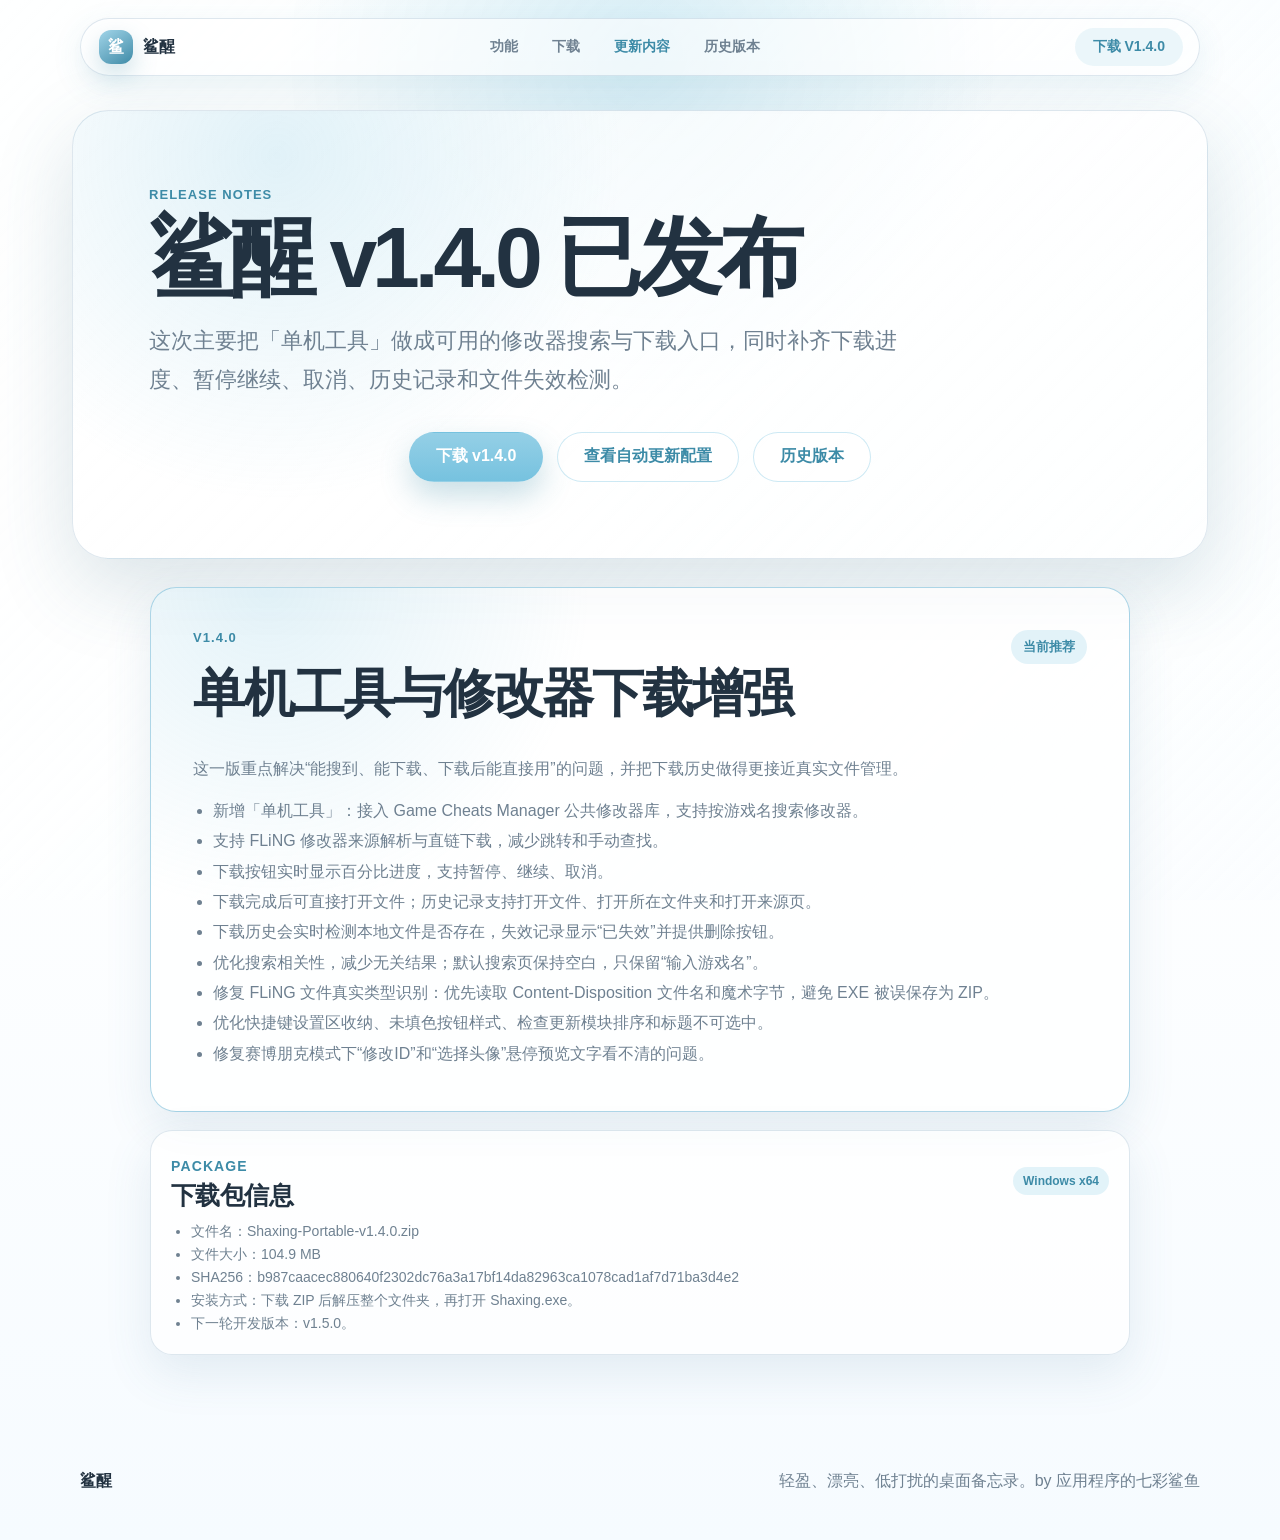
<file: release-notes-v1.4.0.html>
<!doctype html>
<html lang="zh-CN">
  <head>
    <meta charset="utf-8" />
    <meta name="viewport" content="width=device-width, initial-scale=1" />
    <title>鲨醒 v1.4.0 更新公告</title>
    <meta name="description" content="鲨醒 v1.4.0 更新公告：单机工具、修改器搜索下载、进度暂停继续、历史记录和文件类型识别优化。" />
    <link rel="stylesheet" href="./styles.css?v=1.4.0" />
    <link rel="stylesheet" href="./release-pages.css?v=1.4.0" />
  </head>
  <body data-theme="glass">
    <header class="site-header" data-header>
      <a class="brand" href="./index.html#top" aria-label="鲨醒首页"><span class="brand-mark">鲨</span><span>鲨醒</span></a>
      <nav class="site-nav" aria-label="主导航">
        <a href="./index.html#features">功能</a>
        <a href="./index.html#download">下载</a>
        <a href="./release-notes-v1.4.0.html" aria-current="page">更新内容</a>
        <a href="./versions.html">历史版本</a>
      </nav>
      <a class="nav-download" href="https://github.com/yyl1509452223-coder/shaxingnew/releases/download/v1.4.0/Shaxing-Portable-v1.4.0.zip" data-download-link>下载 V1.4.0</a>
    </header>

    <main class="release-page" id="top">
      <section class="release-hero">
        <p class="eyebrow reveal">Release notes</p>
        <h1 class="reveal">鲨醒 v1.4.0 已发布</h1>
        <p class="release-lead reveal">这次主要把「单机工具」做成可用的修改器搜索与下载入口，同时补齐下载进度、暂停继续、取消、历史记录和文件失效检测。</p>
        <div class="download-actions reveal">
          <a class="button primary" href="https://github.com/yyl1509452223-coder/shaxingnew/releases/download/v1.4.0/Shaxing-Portable-v1.4.0.zip" data-download-link>下载 v1.4.0</a>
          <a class="button secondary" href="./release.json">查看自动更新配置</a>
          <a class="button secondary" href="./versions.html">历史版本</a>
        </div>
      </section>

      <section class="section-narrow version-history-section">
        <article class="version-card major-version reveal">
          <div class="version-head">
            <div>
              <p class="section-kicker">v1.4.0</p>
              <h2>单机工具与修改器下载增强</h2>
            </div>
            <span class="version-badge">当前推荐</span>
          </div>
          <p>这一版重点解决“能搜到、能下载、下载后能直接用”的问题，并把下载历史做得更接近真实文件管理。</p>
          <ul>
            <li>新增「单机工具」：接入 Game Cheats Manager 公共修改器库，支持按游戏名搜索修改器。</li>
            <li>支持 FLiNG 修改器来源解析与直链下载，减少跳转和手动查找。</li>
            <li>下载按钮实时显示百分比进度，支持暂停、继续、取消。</li>
            <li>下载完成后可直接打开文件；历史记录支持打开文件、打开所在文件夹和打开来源页。</li>
            <li>下载历史会实时检测本地文件是否存在，失效记录显示“已失效”并提供删除按钮。</li>
            <li>优化搜索相关性，减少无关结果；默认搜索页保持空白，只保留“输入游戏名”。</li>
            <li>修复 FLiNG 文件真实类型识别：优先读取 Content-Disposition 文件名和魔术字节，避免 EXE 被误保存为 ZIP。</li>
            <li>优化快捷键设置区收纳、未填色按钮样式、检查更新模块排序和标题不可选中。</li>
            <li>修复赛博朋克模式下“修改ID”和“选择头像”悬停预览文字看不清的问题。</li>
          </ul>
        </article>

        <article class="version-card patch-version reveal">
          <div class="version-head">
            <div>
              <p class="section-kicker">Package</p>
              <h2>下载包信息</h2>
            </div>
            <span class="version-badge small">Windows x64</span>
          </div>
          <ul>
            <li>文件名：Shaxing-Portable-v1.4.0.zip</li>
            <li>文件大小：104.9 MB</li>
            <li>SHA256：b987caacec880640f2302dc76a3a17bf14da82963ca1078cad1af7d71ba3d4e2</li>
            <li>安装方式：下载 ZIP 后解压整个文件夹，再打开 Shaxing.exe。</li>
            <li>下一轮开发版本：v1.5.0。</li>
          </ul>
        </article>
      </section>
    </main>

    <footer class="site-footer">
      <span>鲨醒</span>
      <p>轻盈、漂亮、低打扰的桌面备忘录。by 应用程序的七彩鲨鱼</p>
    </footer>
    <script src="./script.js" onerror="const s=document.createElement('script');s.src='https://yyl1509452223-coder.github.io/shaxingnew/script.js';document.body.appendChild(s);"></script>
    <script src="./release-pages.js?v=1.4.0"></script>
  </body>
</html>
</file>
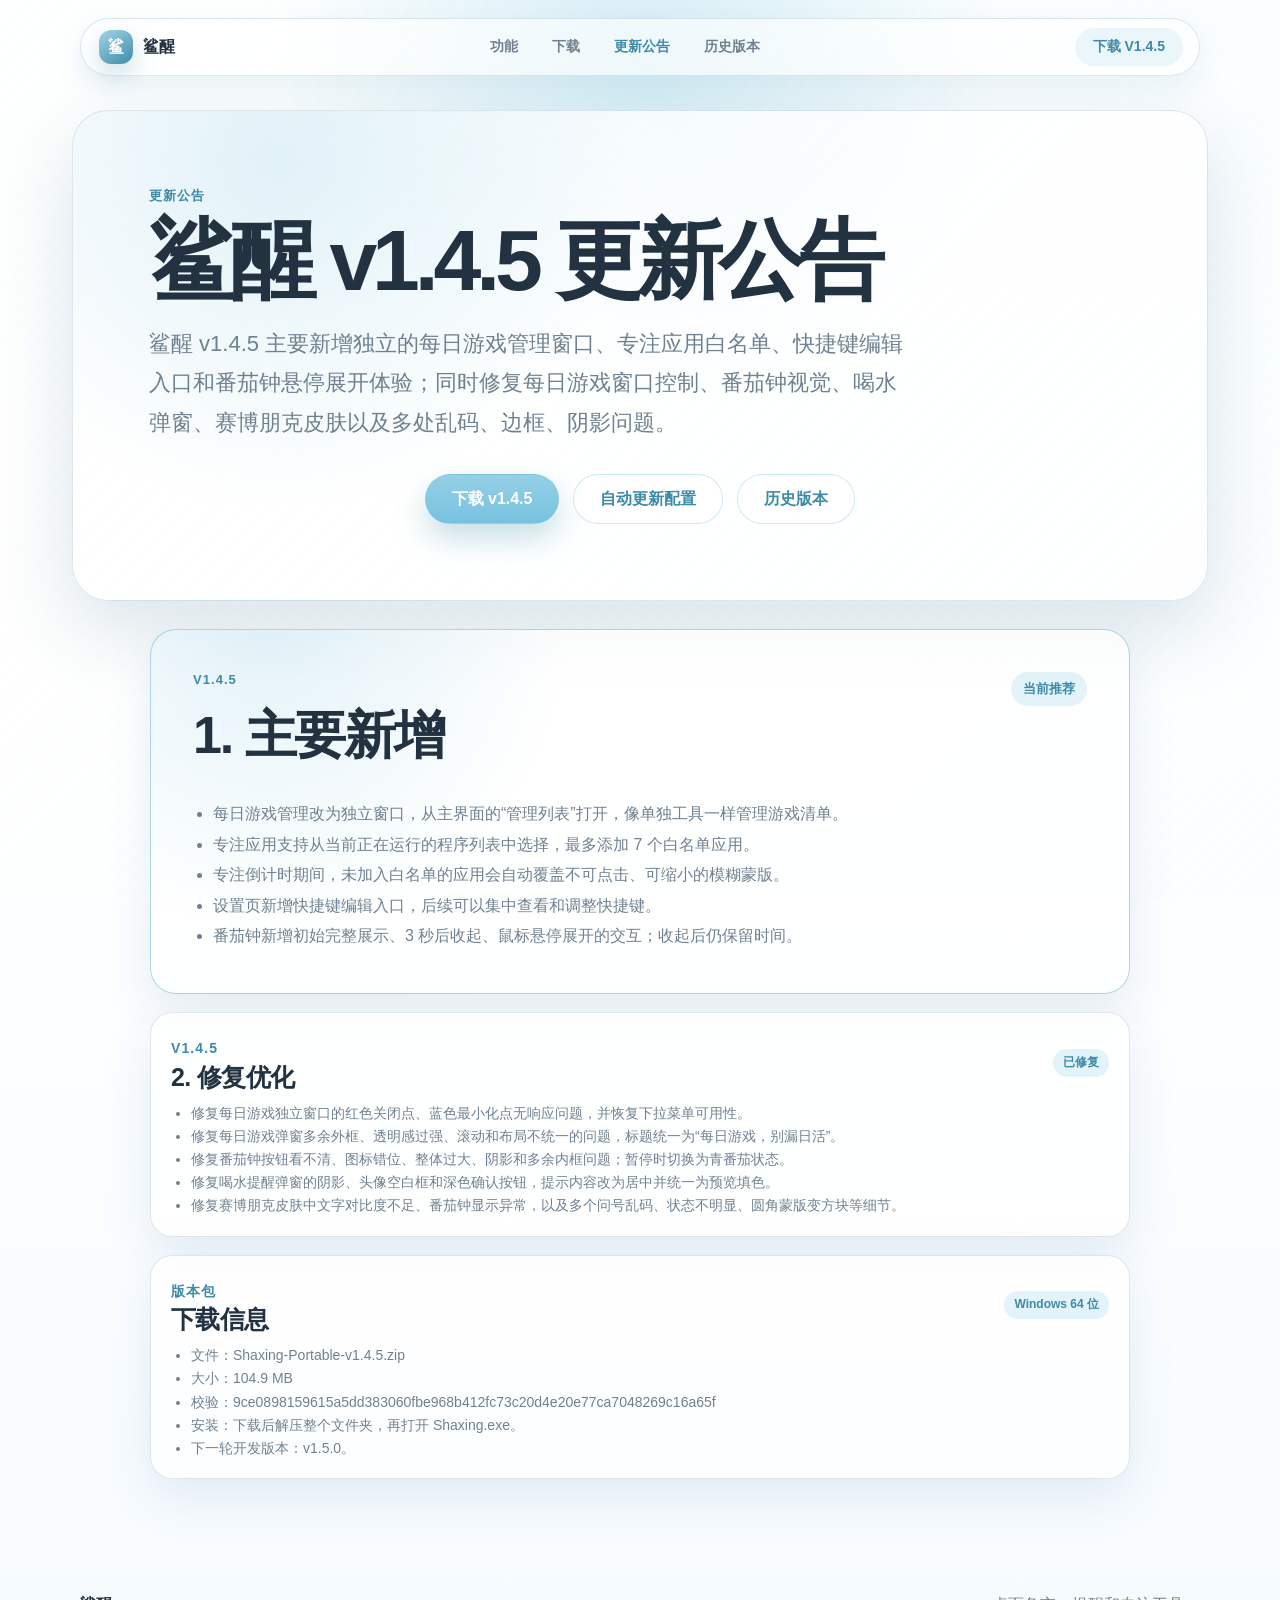
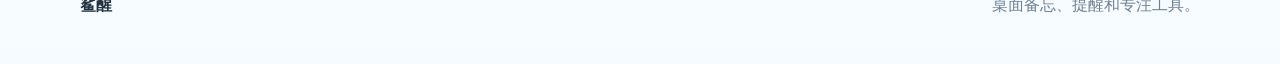
<file: release-notes-v1.4.5.html>
<!doctype html>
<html lang="zh-CN">
  <head>
    <meta charset="utf-8" />
    <meta name="viewport" content="width=device-width, initial-scale=1" />
    <title>鲨醒 v1.4.5 更新公告</title>
    <meta name="description" content="鲨醒 v1.4.5 更新公告：主要新增与修复优化。" />
    <link rel="stylesheet" href="./styles.css?v=1.4.5" />
    <link rel="stylesheet" href="./release-pages.css?v=1.4.5" />
  </head>
  <body data-theme="glass">
    <header class="site-header" data-header>
      <a class="brand" href="./index.html#top" aria-label="鲨醒"><span class="brand-mark">鲨</span><span>鲨醒</span></a>
      <nav class="site-nav" aria-label="主导航">
        <a href="./index.html#features">功能</a>
        <a href="./index.html#download">下载</a>
        <a href="./release-notes-v1.4.5.html" aria-current="page">更新公告</a>
        <a href="./versions.html">历史版本</a>
      </nav>
      <a class="nav-download" href="https://github.com/yyl1509452223-coder/shaxingnew/releases/download/v1.4.5/Shaxing-Portable-v1.4.5.zip" data-download-link>下载 V1.4.5</a>
    </header>
    <main class="release-page" id="top">
      <section class="release-hero">
        <p class="eyebrow reveal">更新公告</p>
        <h1 class="reveal">鲨醒 v1.4.5 更新公告</h1>
        <p class="release-lead reveal">鲨醒 v1.4.5 主要新增独立的每日游戏管理窗口、专注应用白名单、快捷键编辑入口和番茄钟悬停展开体验；同时修复每日游戏窗口控制、番茄钟视觉、喝水弹窗、赛博朋克皮肤以及多处乱码、边框、阴影问题。</p>
        <div class="download-actions reveal">
          <a class="button primary" href="https://github.com/yyl1509452223-coder/shaxingnew/releases/download/v1.4.5/Shaxing-Portable-v1.4.5.zip" data-download-link>下载 v1.4.5</a>
          <a class="button secondary" href="./release.json">自动更新配置</a>
          <a class="button secondary" href="./versions.html">历史版本</a>
        </div>
      </section>
      <section class="section-narrow version-history-section">
        <article class="version-card major-version reveal">
          <div class="version-head"><div><p class="section-kicker">v1.4.5</p><h2>1. 主要新增</h2></div><span class="version-badge">当前推荐</span></div>
          <ul>
            <li>每日游戏管理改为独立窗口，从主界面的“管理列表”打开，像单独工具一样管理游戏清单。</li>
            <li>专注应用支持从当前正在运行的程序列表中选择，最多添加 7 个白名单应用。</li>
            <li>专注倒计时期间，未加入白名单的应用会自动覆盖不可点击、可缩小的模糊蒙版。</li>
            <li>设置页新增快捷键编辑入口，后续可以集中查看和调整快捷键。</li>
            <li>番茄钟新增初始完整展示、3 秒后收起、鼠标悬停展开的交互；收起后仍保留时间。</li>
          </ul>
        </article>
        <article class="version-card patch-version reveal">
          <div class="version-head"><div><p class="section-kicker">v1.4.5</p><h2>2. 修复优化</h2></div><span class="version-badge small">已修复</span></div>
          <ul>
            <li>修复每日游戏独立窗口的红色关闭点、蓝色最小化点无响应问题，并恢复下拉菜单可用性。</li>
            <li>修复每日游戏弹窗多余外框、透明感过强、滚动和布局不统一的问题，标题统一为“每日游戏，别漏日活”。</li>
            <li>修复番茄钟按钮看不清、图标错位、整体过大、阴影和多余内框问题；暂停时切换为青番茄状态。</li>
            <li>修复喝水提醒弹窗的阴影、头像空白框和深色确认按钮，提示内容改为居中并统一为预览填色。</li>
            <li>修复赛博朋克皮肤中文字对比度不足、番茄钟显示异常，以及多个问号乱码、状态不明显、圆角蒙版变方块等细节。</li>
          </ul>
        </article>
        <article class="version-card patch-version reveal">
          <div class="version-head"><div><p class="section-kicker">版本包</p><h2>下载信息</h2></div><span class="version-badge small">Windows 64 位</span></div>
          <ul>
            <li>文件：Shaxing-Portable-v1.4.5.zip</li>
            <li>大小：104.9 MB</li>
            <li>校验：9ce0898159615a5dd383060fbe968b412fc73c20d4e20e77ca7048269c16a65f</li>
            <li>安装：下载后解压整个文件夹，再打开 Shaxing.exe。</li>
            <li>下一轮开发版本：v1.5.0。</li>
          </ul>
        </article>
      </section>
    </main>
    <footer class="site-footer"><span>鲨醒</span><p>桌面备忘、提醒和专注工具。</p></footer>
    <script src="./script.js" onerror="const s=document.createElement('script');s.src='https://yyl1509452223-coder.github.io/shaxingnew/script.js';document.body.appendChild(s);"></script>
    <script src="./release-pages.js?v=1.4.5"></script>
  </body>
</html>
</file>
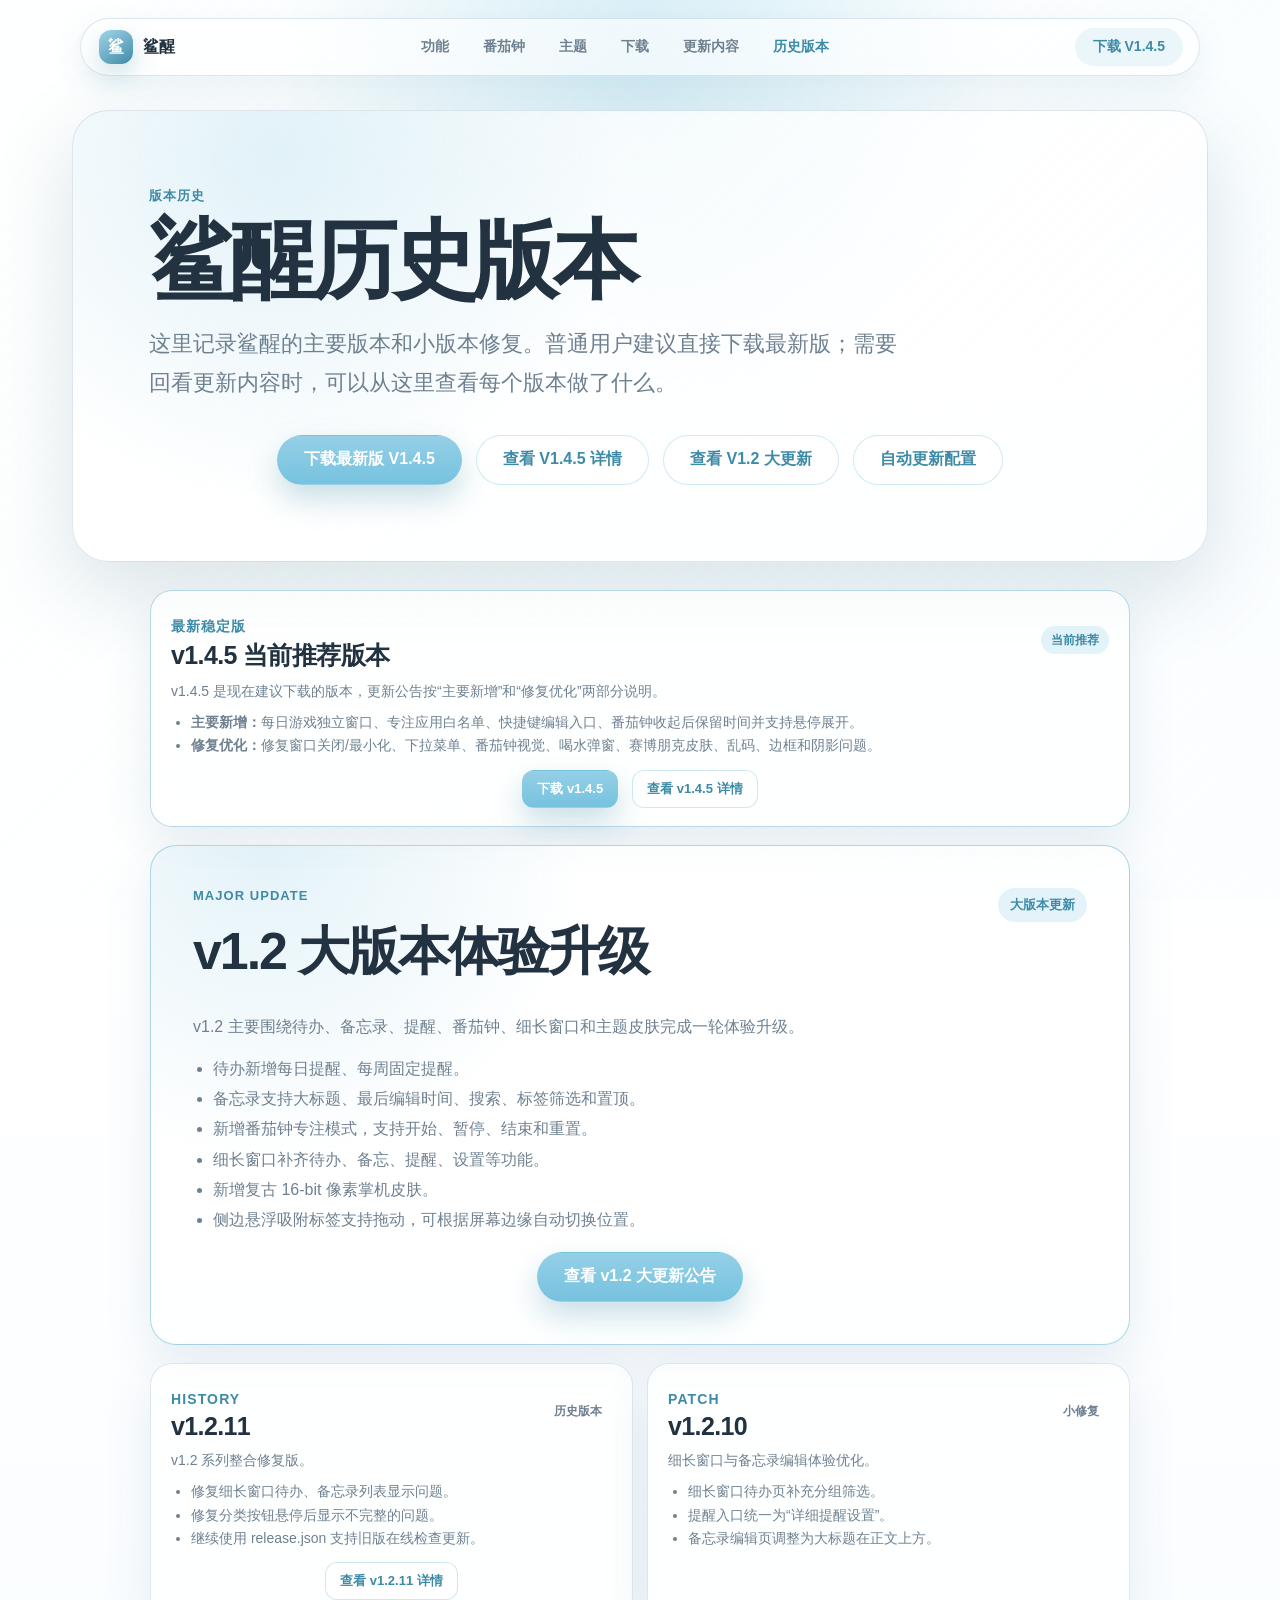
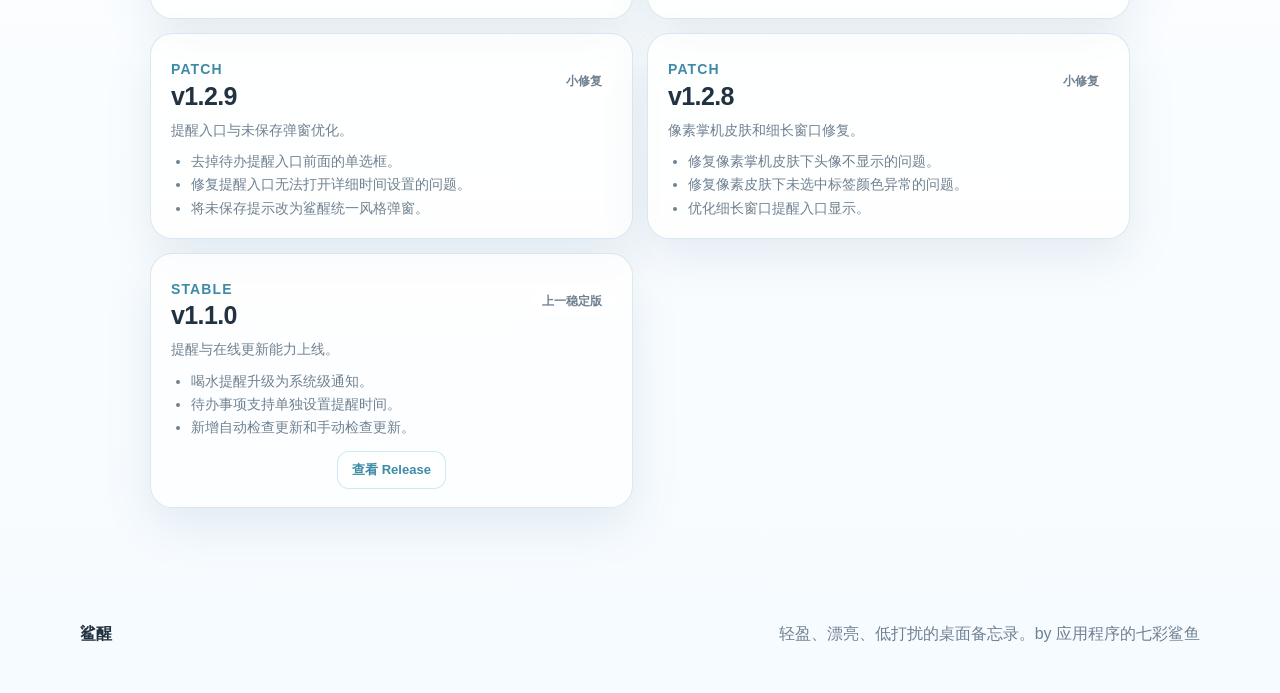
<file: versions.html>
<!DOCTYPE html>
<html lang="zh-CN">
  <head>
    <meta charset="UTF-8" />
    <meta name="viewport" content="width=device-width, initial-scale=1.0" />
    <title>鲨醒历史版本</title>
    <meta name="description" content="鲨醒历史版本列表，包含最新版 v1.4.5 下载入口、主要新增、修复优化、v1.2 大版本更新和 v1.1 在线更新能力说明。" />
    <link rel="stylesheet" href="./styles.css" onerror="this.onerror=null;this.href='https://yyl1509452223-coder.github.io/shaxingnew/styles.css';" />
    <link rel="stylesheet" href="./release-pages.css?v=1.4.5" />
    <style id="shaxing-release-pages-inline-fallback">
/* Shaxing release pages v1.2.11-default-glass-v7: real pixel handheld theme + compact history */
/* 鲨醒版本页增量样式
   说明：这个文件只补充 v1.2.11 的版本页、历史版本页和首页下载区新增组件。
   不替换原 styles.css，不影响原来的 reveal、主题切换、天气动画和产品功能展示。
*/

.site-nav a[aria-current="page"] {
  color: var(--accent-strong, #3d8ba7);
  font-weight: 800;
}

.release-link-row {
  display: flex;
  flex-wrap: wrap;
  gap: 12px;
  margin-top: 18px;
}

.release-link-row a {
  display: inline-flex;
  align-items: center;
  min-height: 40px;
  padding: 0 14px;
  border: 1px solid var(--border, rgba(118, 156, 184, 0.24));
  border-radius: 999px;
  background: var(--panel, rgba(255, 255, 255, 0.58));
  color: var(--muted, #6f8191);
  font-size: 14px;
  font-weight: 700;
}

.release-link-row a:hover {
  color: var(--accent-strong, #3d8ba7);
  transform: translateY(-1px);
}

.release-page {
  max-width: 1180px;
  margin: 0 auto;
  padding: 110px 22px 80px;
}

.release-hero {
  position: relative;
  overflow: hidden;
  padding: clamp(34px, 6vw, 76px);
  border: 1px solid var(--border, rgba(118, 156, 184, 0.24));
  border-radius: 36px;
  background:
    radial-gradient(circle at 18% 10%, color-mix(in srgb, var(--accent, #76c2df) 22%, transparent), transparent 34%),
    linear-gradient(135deg, var(--panel-strong, rgba(255, 255, 255, 0.82)), var(--panel, rgba(255, 255, 255, 0.58)));
  box-shadow: var(--shadow, 0 28px 80px rgba(55, 103, 130, 0.18));
}

.release-hero h1 {
  max-width: 860px;
  margin: 10px 0 18px;
  font-size: clamp(42px, 8vw, 86px);
  line-height: 0.96;
  letter-spacing: -0.06em;
}

.release-lead {
  max-width: 760px;
  color: var(--muted, #6f8191);
  font-size: clamp(17px, 2vw, 22px);
  line-height: 1.8;
}

.release-meta-grid {
  display: grid;
  grid-template-columns: repeat(4, minmax(0, 1fr));
  gap: 14px;
  margin: 32px 0 26px;
}

.release-meta-grid div,
.release-card,
.version-card {
  border: 1px solid var(--border, rgba(118, 156, 184, 0.24));
  border-radius: 26px;
  background: var(--card, rgba(255, 255, 255, 0.72));
  box-shadow: var(--soft-shadow, 0 18px 48px rgba(63, 117, 146, 0.12));
}

.release-meta-grid div {
  padding: 18px;
}

.release-meta-grid span,
.version-card > p,
.release-card p,
.release-card li,
.version-card li {
  color: var(--muted, #6f8191);
}

.release-meta-grid strong {
  display: block;
  margin-top: 6px;
  color: var(--text, #223241);
  font-size: 15px;
}

.section-narrow {
  max-width: 980px;
  margin: 28px auto 0;
}

.release-content {
  margin-top: 34px;
}

.release-note-grid {
  display: grid;
  grid-template-columns: repeat(2, minmax(0, 1fr));
  gap: 18px;
  margin-top: 18px;
}

.release-card,
.version-card {
  padding: clamp(22px, 4vw, 34px);
}

.release-card h2,
.version-card h2 {
  margin: 8px 0 14px;
  font-size: clamp(24px, 3vw, 36px);
  letter-spacing: -0.04em;
}

.release-card ul,
.version-card ul {
  margin: 14px 0 0;
  padding-left: 20px;
  line-height: 1.9;
}

.release-number {
  display: inline-flex;
  align-items: center;
  justify-content: center;
  width: 46px;
  height: 32px;
  border-radius: 999px;
  background: color-mix(in srgb, var(--accent, #76c2df) 18%, transparent);
  color: var(--accent-strong, #3d8ba7);
  font-weight: 900;
  letter-spacing: 0.08em;
}

.patch-list {
  display: grid;
  gap: 12px;
  margin-top: 20px;
}

.patch-list div {
  padding: 18px 20px;
  border: 1px solid var(--border, rgba(118, 156, 184, 0.24));
  border-radius: 20px;
  background: var(--panel, rgba(255, 255, 255, 0.58));
}

.patch-list strong {
  display: block;
  color: var(--accent-strong, #3d8ba7);
}

.patch-list p {
  margin: 6px 0 0;
}

.checksum {
  word-break: break-all;
  font-size: 14px;
}

.version-timeline {
  display: grid;
  gap: 18px;
  margin-top: 18px;
}

.version-card.latest {
  border-color: color-mix(in srgb, var(--accent, #76c2df) 52%, var(--border, rgba(118, 156, 184, 0.24)));
}

.version-head {
  display: flex;
  align-items: flex-start;
  justify-content: space-between;
  gap: 16px;
  margin-bottom: 10px;
}

.version-head h2 {
  margin-top: 0;
}

.version-badge {
  flex: 0 0 auto;
  display: inline-flex;
  align-items: center;
  min-height: 34px;
  padding: 0 12px;
  border-radius: 999px;
  background: color-mix(in srgb, var(--accent, #76c2df) 20%, transparent);
  color: var(--accent-strong, #3d8ba7);
  font-size: 13px;
  font-weight: 900;
}

.version-badge.muted {
  background: var(--panel, rgba(255, 255, 255, 0.58));
  color: var(--muted, #6f8191);
}

.download-actions.compact {
  margin-top: 16px;
}

@supports not (color: color-mix(in srgb, white, black)) {
  .release-hero {
    background: linear-gradient(135deg, var(--panel-strong, rgba(255, 255, 255, 0.82)), var(--panel, rgba(255, 255, 255, 0.58)));
  }

  .release-number,
  .version-badge {
    background: rgba(118, 194, 223, 0.16);
  }
}

@media (max-width: 900px) {
  .release-meta-grid,
  .release-note-grid {
    grid-template-columns: 1fr;
  }

  .release-page {
    padding-top: 86px;
  }

  .version-head {
    display: block;
  }

  .version-badge {
    margin-top: 8px;
  }
}

@media (max-width: 680px) {
  .release-hero,
  .release-card,
  .version-card {
    border-radius: 24px;
  }

  .release-link-row a {
    width: 100%;
    justify-content: center;
  }
}


/* 首页番茄钟互动演示：只追加，不改原 styles.css */
.pomodoro-section {
  display: grid;
  grid-template-columns: 0.82fr 1.18fr;
  gap: 58px;
  align-items: center;
}

.pomodoro-demo {
  display: grid;
  grid-template-columns: minmax(280px, 1fr) 0.82fr;
  gap: 18px;
  align-items: stretch;
}

.pomodoro-card {
  position: relative;
  overflow: hidden;
  padding: clamp(22px, 4vw, 34px);
  border: 1px solid var(--border, rgba(118, 156, 184, 0.24));
  border-radius: 34px;
  background:
    radial-gradient(circle at 18% 8%, color-mix(in srgb, var(--accent, #76c2df) 28%, transparent), transparent 36%),
    linear-gradient(145deg, var(--panel-strong, rgba(255, 255, 255, 0.82)), var(--card, rgba(255, 255, 255, 0.72)));
  box-shadow: var(--shadow, 0 28px 80px rgba(55, 103, 130, 0.18));
  backdrop-filter: blur(18px);
}

.pomodoro-topline {
  display: flex;
  align-items: center;
  justify-content: space-between;
  gap: 12px;
  color: var(--muted, #6f8191);
  font-size: 14px;
  font-weight: 800;
}

.pomodoro-badge {
  display: inline-flex;
  min-height: 34px;
  align-items: center;
  padding: 0 13px;
  border-radius: 999px;
  background: color-mix(in srgb, var(--accent, #76c2df) 16%, transparent);
  color: var(--accent-strong, #3d8ba7);
}

.pomodoro-card.is-paused .pomodoro-badge {
  background: rgba(45, 212, 191, 0.18);
  color: #0f766e;
}

.pomodoro-ring {
  display: grid;
  width: min(280px, 72vw);
  aspect-ratio: 1;
  place-items: center;
  margin: 34px auto 26px;
  border-radius: 50%;
  background:
    conic-gradient(var(--accent, #76c2df) var(--progress, 0deg), color-mix(in srgb, var(--accent, #76c2df) 12%, transparent) 0deg),
    color-mix(in srgb, var(--panel-strong, rgba(255, 255, 255, 0.82)) 82%, transparent);
  box-shadow:
    inset 0 0 0 18px color-mix(in srgb, var(--panel-strong, rgba(255, 255, 255, 0.82)) 86%, transparent),
    0 22px 54px color-mix(in srgb, var(--accent-strong, #3d8ba7) 16%, transparent);
}

.pomodoro-ring > div {
  display: grid;
  width: calc(100% - 52px);
  aspect-ratio: 1;
  place-items: center;
  align-content: center;
  border-radius: 50%;
  background: var(--panel-strong, rgba(255, 255, 255, 0.82));
  text-align: center;
}

.pomodoro-ring strong {
  font-size: clamp(44px, 7vw, 66px);
  line-height: 1;
  letter-spacing: -0.08em;
}

.pomodoro-ring span {
  margin-top: 10px;
  color: var(--muted, #6f8191);
  font-size: 14px;
  font-weight: 800;
}

.pomodoro-options,
.pomodoro-actions {
  display: flex;
  flex-wrap: wrap;
  gap: 10px;
  justify-content: center;
}

.pomodoro-options {
  margin-bottom: 16px;
}

.pomodoro-options button {
  min-height: 38px;
  padding: 0 13px;
  border: 1px solid var(--border, rgba(118, 156, 184, 0.24));
  border-radius: 999px;
  background: var(--panel, rgba(255, 255, 255, 0.58));
  color: var(--muted, #6f8191);
  font: inherit;
  font-size: 13px;
  font-weight: 800;
  cursor: pointer;
}

.pomodoro-options button.is-active {
  border-color: color-mix(in srgb, var(--accent, #76c2df) 52%, transparent);
  background: color-mix(in srgb, var(--accent, #76c2df) 18%, transparent);
  color: var(--accent-strong, #3d8ba7);
}

.pomodoro-actions .button {
  min-height: 44px;
  padding: 0 18px;
  font-size: 14px;
}

.pomodoro-notes {
  display: grid;
  gap: 14px;
}

.pomodoro-notes article {
  padding: 20px;
  border: 1px solid var(--border, rgba(118, 156, 184, 0.24));
  border-radius: 26px;
  background: var(--card, rgba(255, 255, 255, 0.72));
  box-shadow: var(--soft-shadow, 0 18px 48px rgba(63, 117, 146, 0.12));
}

.pomodoro-notes span {
  display: inline-flex;
  align-items: center;
  min-height: 28px;
  margin-bottom: 10px;
  padding: 0 10px;
  border-radius: 999px;
  background: color-mix(in srgb, var(--accent, #76c2df) 16%, transparent);
  color: var(--accent-strong, #3d8ba7);
  font-size: 12px;
  font-weight: 900;
}

.pomodoro-notes strong {
  display: block;
  font-size: 18px;
}

.pomodoro-notes p {
  margin: 8px 0 0;
  color: var(--muted, #6f8191);
  font-size: 14px;
  line-height: 1.7;
}

body[data-theme="cyber"] .pomodoro-card,
body[data-theme="cyber"] .pomodoro-notes article {
  box-shadow: var(--soft-shadow, 0 16px 50px rgba(255,42,170,.12)), inset 0 0 0 1px rgba(0,229,255,.08);
}

@media (max-width: 980px) {
  .pomodoro-section,
  .pomodoro-demo {
    grid-template-columns: 1fr;
    gap: 28px;
  }
}

@media (max-width: 560px) {
  .pomodoro-topline,
  .pomodoro-actions {
    align-items: stretch;
    flex-direction: column;
  }

  .pomodoro-actions .button,
  .pomodoro-options button {
    width: 100%;
  }
}


/* 首页像素掌机主题展示 */
body[data-theme="pixel"] {
  --bg: #f7e9c8;
  --text: #2b2118;
  --muted: #7a6653;
  --panel: rgba(255, 247, 224, 0.72);
  --panel-strong: rgba(255, 251, 236, 0.92);
  --card: rgba(255, 245, 216, 0.82);
  --border: rgba(78, 54, 35, 0.18);
  --accent: #ffb545;
  --accent-strong: #9b4d16;
  --shadow: 0 28px 80px rgba(97, 62, 24, 0.2);
  --soft-shadow: 0 18px 48px rgba(97, 62, 24, 0.12);
}

body[data-theme="pixel"] .site-header,
body[data-theme="pixel"] .product-stage,
body[data-theme="pixel"] .support-item,
body[data-theme="pixel"] .window,
body[data-theme="pixel"] .download-inner {
  image-rendering: pixelated;
  box-shadow:
    0 18px 0 rgba(80, 54, 36, 0.06),
    0 26px 70px rgba(97, 62, 24, 0.14);
}

body[data-theme="pixel"] .button,
body[data-theme="pixel"] .nav-download {
  border-radius: 10px;
  box-shadow: 0 5px 0 rgba(80, 54, 36, 0.18);
}

.theme-section .theme-grid {
  grid-template-columns: repeat(5, minmax(0, 1fr));
}

.theme-card.pixel-handheld {
  position: relative;
  overflow: hidden;
  border-color: rgba(70, 45, 28, 0.22);
  background:
    linear-gradient(135deg, #ffe7a8, #ffb55d 48%, #9ddbe8);
  color: #2b2118;
}

.theme-card.pixel-handheld > span,
.theme-card.pixel-handheld .pixel-card-screen {
  display: block;
  width: 58px;
  height: 42px;
  border: 4px solid #2b2118;
  border-radius: 8px;
  background:
    linear-gradient(#83e1d5 0 0) 10px 10px / 28px 5px no-repeat,
    linear-gradient(#2b2118 0 0) 10px 21px / 38px 5px no-repeat,
    #f9f1d3;
  box-shadow:
    8px 8px 0 rgba(43, 33, 24, 0.14),
    inset 0 0 0 3px rgba(255, 255, 255, 0.35);
}

.theme-card.pixel-handheld h3,
.theme-card.pixel-handheld small {
  position: relative;
  z-index: 1;
}

.pixel-theme-showcase {
  display: grid;
  grid-template-columns: minmax(280px, 0.92fr) 1.08fr;
  gap: 28px;
  align-items: center;
  margin-top: 26px;
  padding: clamp(22px, 4vw, 34px);
  border: 1px solid var(--border, rgba(118, 156, 184, 0.24));
  border-radius: 34px;
  background:
    radial-gradient(circle at 18% 14%, rgba(255, 181, 69, 0.24), transparent 32%),
    linear-gradient(135deg, var(--panel-strong, rgba(255, 255, 255, 0.82)), var(--panel, rgba(255, 255, 255, 0.58)));
  box-shadow: var(--soft-shadow, 0 18px 48px rgba(63, 117, 146, 0.12));
}

.pixel-console {
  position: relative;
  overflow: hidden;
  max-width: 420px;
  min-height: 270px;
  margin: 0 auto;
  padding: 22px;
  border: 5px solid #2b2118;
  border-radius: 30px;
  background: linear-gradient(135deg, #ffcd6b, #ff9f57);
  box-shadow:
    10px 10px 0 rgba(43, 33, 24, 0.13),
    inset 0 0 0 5px rgba(255, 255, 255, 0.18);
  image-rendering: pixelated;
}

.pixel-console::after {
  content: "";
  position: absolute;
  right: 22px;
  top: 58px;
  width: 58px;
  height: 58px;
  border-radius: 14px;
  background:
    linear-gradient(#2b2118 0 0) 50% 13px / 12px 32px no-repeat,
    linear-gradient(#2b2118 0 0) 50% 50% / 32px 12px no-repeat,
    rgba(255, 246, 220, 0.32);
  opacity: 0.28;
}

.pixel-console-top {
  display: flex;
  justify-content: space-between;
  gap: 10px;
  color: #4d3826;
  font-size: 11px;
  font-weight: 900;
  letter-spacing: 0.12em;
  text-transform: uppercase;
}

.pixel-console-screen {
  margin-top: 14px;
  padding: 16px;
  border: 5px solid #2b2118;
  border-radius: 18px;
  background:
    linear-gradient(rgba(255,255,255,.16) 50%, transparent 50%) 0 0 / 100% 8px,
    #9de7db;
  box-shadow: inset 0 0 0 5px rgba(255, 255, 255, 0.28);
}

.pixel-screen-header {
  display: flex;
  justify-content: space-between;
  margin-bottom: 12px;
  color: #2b2118;
  font-size: 12px;
  font-weight: 900;
}

.pixel-task {
  margin-top: 8px;
  padding: 9px 10px;
  border: 3px solid rgba(43, 33, 24, 0.78);
  border-radius: 8px;
  background: #fff4c9;
  color: #2b2118;
  font-size: 13px;
  font-weight: 900;
  box-shadow: 4px 4px 0 rgba(43, 33, 24, 0.12);
}

.pixel-task.done {
  background: #dcffd9;
}

.pixel-console-controls {
  display: flex;
  justify-content: space-between;
  align-items: center;
  margin-top: 18px;
}

.pixel-dpad {
  position: relative;
  width: 78px;
  height: 78px;
}

.pixel-dpad span {
  position: absolute;
  display: block;
  background: #2b2118;
  border-radius: 10px;
}

.pixel-dpad span:nth-child(1) { left: 29px; top: 0; width: 20px; height: 78px; }
.pixel-dpad span:nth-child(2) { left: 0; top: 29px; width: 78px; height: 20px; }
.pixel-dpad span:nth-child(3) { left: 33px; top: 33px; width: 12px; height: 12px; background: #ffcd6b; }
.pixel-dpad span:nth-child(4) { display: none; }

.pixel-buttons {
  display: flex;
  gap: 14px;
}

.pixel-buttons span {
  display: grid;
  width: 46px;
  height: 46px;
  place-items: center;
  border: 4px solid #2b2118;
  border-radius: 50%;
  background: #ff6b81;
  color: #2b2118;
  font-size: 14px;
  font-weight: 900;
  box-shadow: 4px 5px 0 rgba(43, 33, 24, 0.14);
}

.pixel-buttons span:last-child {
  background: #6fd9ff;
}

.pixel-theme-copy h3 {
  margin: 8px 0 12px;
  font-size: clamp(28px, 4vw, 48px);
  line-height: 1;
  letter-spacing: -0.05em;
}

.pixel-theme-copy p {
  max-width: 610px;
  color: var(--muted, #6f8191);
  font-size: 16px;
  line-height: 1.9;
}

.pixel-feature-row {
  display: flex;
  flex-wrap: wrap;
  gap: 10px;
  margin-top: 18px;
}

.pixel-feature-row span {
  display: inline-flex;
  align-items: center;
  min-height: 34px;
  padding: 0 12px;
  border: 1px solid rgba(43, 33, 24, 0.14);
  border-radius: 999px;
  background: rgba(255, 181, 69, 0.18);
  color: #9b4d16;
  font-size: 13px;
  font-weight: 900;
}

/* 历史版本：小版本改为紧凑卡片，只有大版本保留大展示 */
.version-history-section {
  display: grid;
  gap: 18px;
}

.version-card.major-version {
  padding: clamp(26px, 4.4vw, 42px);
  border-color: color-mix(in srgb, var(--accent, #76c2df) 46%, var(--border, rgba(118, 156, 184, 0.24)));
  background:
    radial-gradient(circle at 12% 0%, color-mix(in srgb, var(--accent, #76c2df) 20%, transparent), transparent 32%),
    var(--card, rgba(255, 255, 255, 0.72));
}

.version-card.major-version h2 {
  font-size: clamp(30px, 4.6vw, 52px);
}

.version-patch-grid {
  display: grid;
  grid-template-columns: repeat(2, minmax(0, 1fr));
  gap: 14px;
}

.version-card.patch-version {
  padding: 18px 20px;
  border-radius: 22px;
  box-shadow: var(--soft-shadow, 0 14px 34px rgba(63, 117, 146, 0.1));
}

.version-card.patch-version.latest {
  border-color: color-mix(in srgb, var(--accent, #76c2df) 36%, var(--border, rgba(118, 156, 184, 0.24)));
}

.version-card.patch-version .version-head {
  align-items: center;
  margin-bottom: 8px;
}

.version-card.patch-version h2 {
  margin: 0;
  font-size: clamp(20px, 2.1vw, 25px);
  letter-spacing: -0.025em;
}

.version-card.patch-version p {
  margin: 6px 0 0;
  font-size: 14px;
  line-height: 1.7;
}

.version-card.patch-version ul {
  margin-top: 8px;
  line-height: 1.65;
}

.version-card.patch-version li {
  font-size: 14px;
}

.version-badge.small {
  min-height: 28px;
  padding: 0 10px;
  font-size: 12px;
}

.version-card.patch-version .download-actions.compact {
  margin-top: 12px;
}

.version-card.patch-version .button {
  min-height: 38px;
  padding: 0 14px;
  font-size: 13px;
  border-radius: 12px;
}

@media (max-width: 1040px) {
  .theme-section .theme-grid {
    grid-template-columns: repeat(3, minmax(0, 1fr));
  }

  .pixel-theme-showcase {
    grid-template-columns: 1fr;
  }
}

@media (max-width: 780px) {
  .theme-section .theme-grid,
  .version-patch-grid {
    grid-template-columns: 1fr;
  }

  .pixel-console {
    min-height: 250px;
  }

  .version-card.patch-version .version-head {
    display: flex;
  }
}

@media (max-width: 560px) {
  .pixel-console {
    padding: 18px;
    border-width: 4px;
  }

  .pixel-console-controls {
    align-items: flex-start;
  }

  .pixel-dpad {
    width: 66px;
    height: 66px;
  }

  .pixel-dpad span:nth-child(1) { left: 25px; width: 16px; height: 66px; }
  .pixel-dpad span:nth-child(2) { top: 25px; width: 66px; height: 16px; }
  .pixel-buttons span {
    width: 40px;
    height: 40px;
  }
}



/* ================================
   v5：像素掌机是“整站主题”，不是单独介绍区
   ================================ */

/* 不再展示额外的掌机介绍大卡片；点击主题卡片后由整页外观表达主题 */
.pixel-theme-showcase {
  display: none !important;
}

/* 5 个皮肤卡片保持同一排版：色块 + 标题 + 小字 */
.theme-section .theme-grid {
  grid-template-columns: repeat(5, minmax(0, 1fr));
}

.theme-card.pixel-handheld {
  position: relative;
  overflow: hidden;
  border: 1px solid rgba(220, 234, 243, 0.82);
  border-radius: 30px;
  background: #fffaf1;
  color: var(--text, #223241);
  box-shadow: none;
}

.theme-card.pixel-handheld > span,
.theme-card.pixel-handheld .pixel-card-screen {
  display: block;
  width: 100%;
  height: 146px;
  margin-bottom: 22px;
  border: 0;
  border-radius: 24px;
  background:
    linear-gradient(90deg, rgba(43, 33, 24, 0.13) 1px, transparent 1px) 0 0 / 14px 14px,
    linear-gradient(180deg, rgba(43, 33, 24, 0.10) 1px, transparent 1px) 0 0 / 14px 14px,
    radial-gradient(circle at 72% 28%, rgba(104, 212, 229, 0.78), transparent 22%),
    linear-gradient(145deg, #fff1a6 0%, #ffb35d 58%, #9ddbe8 100%);
  box-shadow: none;
}

.theme-card.pixel-handheld h3 {
  margin: 0;
  color: var(--text, #223241);
}

.theme-card.pixel-handheld small {
  color: var(--muted, #6f8191);
}

/* 整体像素掌机主题变量 */
body[data-theme="pixel"] {
  --bg-a: #ffe7a6;
  --bg-b: #ffc46f;
  --bg-c: #fff4c8;
  --bg: #fff1bb;
  --white: #fff8dc;
  --blue: #68d4e5;
  --blue-strong: #238fa4;
  --accent: #ffb24a;
  --accent-strong: #8a4b22;
  --button-text: #2b2118;
  --text: #2b2118;
  --muted: #765f48;
  --border: #2b2118;
  --card: #fff2c6;
  --panel: #ffe8a3;
  --panel-strong: #fff6d5;
  --shadow: 10px 10px 0 rgba(43, 33, 24, 0.9);
  --soft-shadow: 6px 6px 0 rgba(43, 33, 24, 0.9);
  color-scheme: light;
  background:
    radial-gradient(circle at 16% 10%, rgba(255, 178, 74, 0.42), transparent 28%),
    radial-gradient(circle at 84% 22%, rgba(104, 212, 229, 0.34), transparent 26%),
    linear-gradient(180deg, #fff4c8 0%, #ffe0a0 48%, #f8d484 100%);
  font-family: ui-monospace, "SFMono-Regular", Menlo, Monaco, Consolas, "Liberation Mono", "Courier New", "Microsoft YaHei", monospace;
}

body[data-theme="pixel"]::before {
  background:
    linear-gradient(rgba(43, 33, 24, 0.055) 1px, transparent 1px) 0 0 / 22px 22px,
    linear-gradient(90deg, rgba(43, 33, 24, 0.055) 1px, transparent 1px) 0 0 / 22px 22px,
    radial-gradient(circle at 50% 0%, rgba(255, 255, 255, 0.52), transparent 38%);
}

body[data-theme="pixel"] .site-header {
  height: 64px;
  border: 4px solid #2b2118;
  border-radius: 20px;
  background: #ffcc68;
  box-shadow: 6px 6px 0 #2b2118;
  backdrop-filter: none;
}

body[data-theme="pixel"] .site-header.is-scrolled {
  border-color: #2b2118;
  background: #ffcc68;
  box-shadow: 6px 6px 0 #2b2118;
  backdrop-filter: none;
}

body[data-theme="pixel"] .brand-mark {
  border: 3px solid #2b2118;
  border-radius: 8px;
  background: #9de7db;
  color: #2b2118;
  box-shadow: 3px 3px 0 #2b2118;
  image-rendering: pixelated;
}

body[data-theme="pixel"] .brand,
body[data-theme="pixel"] .site-nav,
body[data-theme="pixel"] .nav-download,
body[data-theme="pixel"] .button,
body[data-theme="pixel"] .section-kicker,
body[data-theme="pixel"] .eyebrow {
  letter-spacing: 0.08em;
  text-transform: uppercase;
}

body[data-theme="pixel"] .site-nav {
  color: #5b4938;
  font-weight: 900;
}

body[data-theme="pixel"] .site-nav a:hover {
  color: #2b2118;
}

body[data-theme="pixel"] .nav-download,
body[data-theme="pixel"] .button,
body[data-theme="pixel"] .quick-input button,
body[data-theme="pixel"] .slim-window button {
  border: 3px solid #2b2118;
  border-radius: 10px;
  background: #9de7db;
  color: #2b2118;
  box-shadow: 4px 4px 0 #2b2118;
  text-shadow: none;
  transform: none;
}

body[data-theme="pixel"] .button.primary {
  background: #ff6f91;
  color: #2b2118;
  box-shadow: 5px 5px 0 #2b2118;
}

body[data-theme="pixel"] .button.secondary {
  background: #fff2c6;
  color: #2b2118;
}

body[data-theme="pixel"] .button:hover,
body[data-theme="pixel"] .nav-download:hover,
body[data-theme="pixel"] .quick-input button:hover,
body[data-theme="pixel"] .slim-window button:hover {
  transform: translate(-2px, -2px);
  box-shadow: 6px 6px 0 #2b2118;
}

body[data-theme="pixel"] .hero {
  background:
    linear-gradient(rgba(43, 33, 24, 0.055) 1px, transparent 1px) 0 0 / 24px 24px,
    linear-gradient(90deg, rgba(43, 33, 24, 0.055) 1px, transparent 1px) 0 0 / 24px 24px,
    linear-gradient(180deg, #fff4c8 0%, #ffe6a9 72%);
}

body[data-theme="pixel"] .hero-title,
body[data-theme="pixel"] .hero-line,
body[data-theme="pixel"] .section h2,
body[data-theme="pixel"] .download-section h2,
body[data-theme="pixel"] .release-hero h1 {
  color: #2b2118;
  letter-spacing: -0.04em;
  text-shadow: 3px 3px 0 rgba(104, 212, 229, 0.42);
}

body[data-theme="pixel"] .product-stage,
body[data-theme="pixel"] .memo-workspace,
body[data-theme="pixel"] .support-item,
body[data-theme="pixel"] .window,
body[data-theme="pixel"] .companion-visual,
body[data-theme="pixel"] .dock-memo,
body[data-theme="pixel"] .download-section,
body[data-theme="pixel"] .release-hero,
body[data-theme="pixel"] .release-card,
body[data-theme="pixel"] .version-card,
body[data-theme="pixel"] .release-panel div,
body[data-theme="pixel"] .pomodoro-card,
body[data-theme="pixel"] .pomodoro-notes article {
  border: 4px solid #2b2118;
  border-radius: 18px;
  background: #fff2c6;
  box-shadow: 8px 8px 0 #2b2118;
  backdrop-filter: none;
}

body[data-theme="pixel"] .product-stage {
  padding: 12px;
  background: #ffb85c;
}

body[data-theme="pixel"] .product-stage img {
  border: 4px solid #2b2118;
  border-radius: 12px;
  image-rendering: auto;
}

body[data-theme="pixel"] .memo-workspace,
body[data-theme="pixel"] .download-section {
  background:
    linear-gradient(rgba(43, 33, 24, 0.05) 1px, transparent 1px) 0 0 / 18px 18px,
    linear-gradient(90deg, rgba(43, 33, 24, 0.05) 1px, transparent 1px) 0 0 / 18px 18px,
    #fff2c6;
}

body[data-theme="pixel"] .quick-input span,
body[data-theme="pixel"] .todo-pill,
body[data-theme="pixel"] .recent-memos,
body[data-theme="pixel"] .window-input,
body[data-theme="pixel"] .window-list span,
body[data-theme="pixel"] .slim-input,
body[data-theme="pixel"] .slim-window span,
body[data-theme="pixel"] .pomodoro-options button,
body[data-theme="pixel"] .pomodoro-task,
body[data-theme="pixel"] .release-link-row a {
  border: 3px solid #2b2118;
  border-radius: 10px;
  background: #fff8dc;
  color: #2b2118;
  box-shadow: 4px 4px 0 rgba(43, 33, 24, 0.92);
}

body[data-theme="pixel"] .todo-pill:hover,
body[data-theme="pixel"] .support-item:hover,
body[data-theme="pixel"] .theme-card:hover {
  transform: translate(-2px, -2px);
  box-shadow: 10px 10px 0 #2b2118;
}

body[data-theme="pixel"] .theme-card {
  border: 4px solid #2b2118;
  border-radius: 18px;
  background: #fff2c6;
  box-shadow: 6px 6px 0 #2b2118;
}

body[data-theme="pixel"] .theme-card span {
  border: 3px solid #2b2118;
  border-radius: 12px;
  box-shadow: inset 0 0 0 3px rgba(255, 255, 255, 0.24);
}

body[data-theme="pixel"] .theme-card.active {
  border-color: #2b2118;
  outline: 4px solid #68d4e5;
  box-shadow: 8px 8px 0 #2b2118;
}

body[data-theme="pixel"] .theme-card h3,
body[data-theme="pixel"] .support-item h3,
body[data-theme="pixel"] .todo-pill strong,
body[data-theme="pixel"] .dock-memo strong {
  color: #2b2118;
  font-weight: 900;
}

body[data-theme="pixel"] .theme-card small,
body[data-theme="pixel"] .support-item p,
body[data-theme="pixel"] .section-copy p:not(.section-kicker),
body[data-theme="pixel"] .download-section p,
body[data-theme="pixel"] .hero-copy {
  color: #6f573e;
  font-weight: 700;
}

body[data-theme="pixel"] .theme-card.pixel-handheld {
  background: #ffe0a0;
}

body[data-theme="pixel"] .theme-card.pixel-handheld > span {
  background:
    linear-gradient(90deg, rgba(43, 33, 24, 0.16) 1px, transparent 1px) 0 0 / 14px 14px,
    linear-gradient(180deg, rgba(43, 33, 24, 0.12) 1px, transparent 1px) 0 0 / 14px 14px,
    linear-gradient(145deg, #fff1a6 0%, #ffb35d 58%, #9de7db 100%);
}

body[data-theme="pixel"] .window-sidebar {
  border-right: 4px solid #2b2118;
  background: #ffd079;
}

body[data-theme="pixel"] .window-sidebar span,
body[data-theme="pixel"] .window-top,
body[data-theme="pixel"] .slim-dot,
body[data-theme="pixel"] .weather-anim,
body[data-theme="pixel"] .water-anim {
  border: 3px solid #2b2118;
  border-radius: 10px;
  background: #9de7db;
}

body[data-theme="pixel"] .companion-visual {
  background:
    linear-gradient(rgba(43, 33, 24, 0.10) 2px, transparent 2px) 0 0 / 40px 40px,
    linear-gradient(90deg, rgba(43, 33, 24, 0.10) 2px, transparent 2px) 0 0 / 40px 40px,
    #fff8dc;
}

body[data-theme="pixel"] .download-section {
  border-radius: 18px;
}

body[data-theme="pixel"] .release-panel {
  gap: 16px;
}

body[data-theme="pixel"] .release-panel span,
body[data-theme="pixel"] .release-card span,
body[data-theme="pixel"] .version-card span {
  color: #8a4b22;
  font-weight: 900;
}

/* 番茄钟也变成掌机屏幕风 */
body[data-theme="pixel"] .pomodoro-ring {
  border-color: rgba(43, 33, 24, 0.18);
  background:
    linear-gradient(rgba(255, 255, 255, 0.18) 50%, transparent 50%) 0 0 / 100% 8px,
    #9de7db;
  box-shadow:
    inset 0 0 0 5px rgba(43, 33, 24, 0.10),
    5px 5px 0 #2b2118;
}

body[data-theme="pixel"] .pomodoro-ring::before {
  background: conic-gradient(#ff6f91 var(--pomodoro-progress, 0deg), rgba(43, 33, 24, 0.14) 0);
}

body[data-theme="pixel"] .pomodoro-options button.is-active {
  background: #ffcc68;
  color: #2b2118;
}

@media (max-width: 1060px) {
  .theme-section .theme-grid {
    grid-template-columns: repeat(2, minmax(0, 1fr));
  }
}

@media (max-width: 900px) {
  .theme-section .theme-grid {
    grid-template-columns: 1fr;
  }

  body[data-theme="pixel"] .site-header {
    border-width: 3px;
    box-shadow: 4px 4px 0 #2b2118;
  }
}

@media (max-width: 520px) {
  body[data-theme="pixel"] .hero-title,
  body[data-theme="pixel"] .hero-line,
  body[data-theme="pixel"] .section h2,
  body[data-theme="pixel"] .download-section h2 {
    text-shadow: 2px 2px 0 rgba(104, 212, 229, 0.42);
  }
}



/* ================================
   v6：像素掌机主题修正为“鲨醒应用内皮肤外观”
   目标：不是通用黄底游戏网页，而是贴近应用截图里的浅色掌机 UI：
   米白内容区、浅蓝侧栏/面板、棕色细描边、黄色按钮、底部绿色像素条。
   ================================ */

/* 皮肤卡片：保持和其它四张卡片一样的结构与比例 */
.theme-card.pixel-handheld {
  border-radius: var(--card-radius, 30px);
  background: var(--card, rgba(255, 255, 255, 0.72));
  color: var(--text, #223241);
}

.theme-card.pixel-handheld > span,
.theme-card.pixel-handheld .pixel-card-screen {
  display: block;
  width: 100%;
  height: 146px;
  margin: 0 0 22px;
  border: 0;
  border-radius: 24px;
  background:
    linear-gradient(90deg, rgba(142, 96, 53, 0.14) 1px, transparent 1px) 0 0 / 16px 16px,
    linear-gradient(180deg, rgba(142, 96, 53, 0.12) 1px, transparent 1px) 0 0 / 16px 16px,
    linear-gradient(135deg, #fff6cf 0%, #f7d65a 42%, #d9f2ff 100%);
  box-shadow: none;
}

body[data-theme="pixel"] {
  --pixel-ink: #30251b;
  --pixel-brown: #9b6534;
  --pixel-brown-dark: #6f4724;
  --pixel-paper: #fffdf1;
  --pixel-cream: #fff7db;
  --pixel-sky: #dff2ff;
  --pixel-sky-2: #eefaff;
  --pixel-yellow: #f7d653;
  --pixel-yellow-soft: #fff1a8;
  --pixel-green: #8fbe64;
  --pixel-mint: #bdf0e8;

  --bg: #eef8fb;
  --text: var(--pixel-ink);
  --muted: #755f48;
  --panel: var(--pixel-sky);
  --panel-strong: var(--pixel-paper);
  --card: var(--pixel-paper);
  --border: var(--pixel-brown);
  --accent: var(--pixel-yellow);
  --accent-strong: var(--pixel-brown-dark);
  --shadow: 0 18px 34px rgba(87, 62, 35, 0.13);
  --soft-shadow: 0 10px 24px rgba(87, 62, 35, 0.10);

  color-scheme: light;
  font-family: Inter, MiSans, "Microsoft YaHei", "PingFang SC", system-ui, -apple-system, BlinkMacSystemFont, "Segoe UI", sans-serif;
  background:
    linear-gradient(180deg, #f8fcff 0%, #f3fbff 34%, #e7f5f3 34%, #e7f5f3 100%) !important;
}

/* 轻微纸张纹理，不再使用满屏游戏网格 */
body[data-theme="pixel"]::before {
  background:
    radial-gradient(circle at 18% 10%, rgba(223, 242, 255, 0.9), transparent 34%),
    radial-gradient(circle at 86% 24%, rgba(255, 241, 168, 0.42), transparent 30%),
    linear-gradient(180deg, rgba(255,255,255,.46), rgba(255,255,255,0));
  opacity: 1;
}

/* 应用底部绿色像素条 */
body[data-theme="pixel"]::after {
  content: "";
  position: fixed;
  z-index: 1;
  left: 0;
  right: 0;
  bottom: 0;
  height: 18px;
  pointer-events: none;
  background:
    linear-gradient(90deg, rgba(255,255,255,.18) 0 50%, transparent 50% 100%) 0 0 / 28px 100%,
    linear-gradient(90deg, #8fbe64, #77ad58);
  border-top: 2px solid var(--pixel-brown);
}

/* 顶部导航改成应用里的米白小标题栏，不要厚黑掌机框 */
body[data-theme="pixel"] .site-header {
  height: 56px;
  border: 2px solid var(--pixel-brown);
  border-radius: 14px;
  background: rgba(255, 253, 241, 0.96);
  box-shadow: 0 12px 30px rgba(86, 62, 36, 0.10);
  backdrop-filter: blur(10px);
}

body[data-theme="pixel"] .site-header.is-scrolled {
  background: rgba(255, 253, 241, 0.98);
  border-color: var(--pixel-brown);
  box-shadow: 0 14px 30px rgba(86, 62, 36, 0.14);
}

body[data-theme="pixel"] .brand,
body[data-theme="pixel"] .site-nav,
body[data-theme="pixel"] .nav-download {
  text-transform: none;
  letter-spacing: 0;
  color: var(--pixel-ink);
  font-weight: 800;
}

body[data-theme="pixel"] .brand-mark {
  width: 31px;
  height: 31px;
  border: 2px solid var(--pixel-brown);
  border-radius: 8px;
  background: linear-gradient(180deg, #e7fbff, #b9edf6);
  color: var(--pixel-ink);
  box-shadow: 2px 2px 0 rgba(111, 71, 36, 0.23);
}

body[data-theme="pixel"] .site-nav a {
  color: #6f604f;
}

body[data-theme="pixel"] .site-nav a:hover,
body[data-theme="pixel"] .site-nav a[aria-current="page"] {
  color: var(--pixel-brown-dark);
}

/* 主要区域整体靠近应用截图：浅蓝环境 + 米白内容卡 */
body[data-theme="pixel"] .hero {
  background:
    radial-gradient(circle at 74% 10%, rgba(247, 214, 83, 0.18), transparent 28%),
    linear-gradient(180deg, #f8fcff 0%, #f1fbff 66%, #e7f5f3 100%) !important;
}

body[data-theme="pixel"] .section,
body[data-theme="pixel"] .download-section,
body[data-theme="pixel"] .release-page {
  position: relative;
  z-index: 2;
}

body[data-theme="pixel"] .eyebrow,
body[data-theme="pixel"] .section-kicker,
body[data-theme="pixel"] .pomodoro-badge,
body[data-theme="pixel"] .version-badge,
body[data-theme="pixel"] .release-number {
  color: var(--pixel-brown-dark);
  text-transform: none;
  letter-spacing: 0.02em;
}

body[data-theme="pixel"] .hero-title,
body[data-theme="pixel"] .hero-line,
body[data-theme="pixel"] .section h2,
body[data-theme="pixel"] .download-section h2,
body[data-theme="pixel"] .release-hero h1,
body[data-theme="pixel"] .version-card h2,
body[data-theme="pixel"] .release-card h2 {
  color: var(--pixel-ink);
  text-shadow: none;
  letter-spacing: -0.045em;
}

/* 统一卡片：棕色细边框 + 轻阴影，接近软件皮肤 */
body[data-theme="pixel"] .product-stage,
body[data-theme="pixel"] .memo-workspace,
body[data-theme="pixel"] .support-item,
body[data-theme="pixel"] .window,
body[data-theme="pixel"] .companion-visual,
body[data-theme="pixel"] .dock-memo,
body[data-theme="pixel"] .download-inner,
body[data-theme="pixel"] .release-hero,
body[data-theme="pixel"] .release-card,
body[data-theme="pixel"] .version-card,
body[data-theme="pixel"] .release-panel div,
body[data-theme="pixel"] .pomodoro-card,
body[data-theme="pixel"] .pomodoro-notes article {
  border: 2px solid var(--pixel-brown);
  border-radius: 12px;
  background: var(--pixel-paper);
  box-shadow: var(--soft-shadow);
  backdrop-filter: none;
}

/* 大块容器略带浅蓝，像应用主背景 */
body[data-theme="pixel"] .memo-workspace,
body[data-theme="pixel"] .pomodoro-card,
body[data-theme="pixel"] .download-inner,
body[data-theme="pixel"] .release-hero,
body[data-theme="pixel"] .release-card,
body[data-theme="pixel"] .version-card {
  background:
    linear-gradient(180deg, rgba(255, 253, 241, 0.94), rgba(255, 253, 241, 0.94)),
    var(--pixel-paper);
}

body[data-theme="pixel"] .product-stage {
  padding: 10px;
  background: linear-gradient(180deg, #eefaff, #dff2ff);
}

body[data-theme="pixel"] .product-stage img {
  border: 2px solid var(--pixel-brown);
  border-radius: 10px;
  box-shadow: none;
  image-rendering: auto;
}

/* 输入框、标签和列表项 */
body[data-theme="pixel"] .quick-input span,
body[data-theme="pixel"] .todo-pill,
body[data-theme="pixel"] .recent-memos,
body[data-theme="pixel"] .window-input,
body[data-theme="pixel"] .window-list span,
body[data-theme="pixel"] .slim-input,
body[data-theme="pixel"] .slim-window span,
body[data-theme="pixel"] .pomodoro-options button,
body[data-theme="pixel"] .pomodoro-task,
body[data-theme="pixel"] .release-link-row a {
  border: 2px solid var(--pixel-brown);
  border-radius: 8px;
  background: #fffdf1;
  color: var(--pixel-ink);
  box-shadow: none;
}

body[data-theme="pixel"] .todo-pill:first-child,
body[data-theme="pixel"] .pomodoro-options button.is-active {
  background: var(--pixel-yellow);
}

/* 按钮要像应用里的黄色按钮，不是霓虹游戏按钮 */
body[data-theme="pixel"] .button,
body[data-theme="pixel"] .nav-download,
body[data-theme="pixel"] .quick-input button,
body[data-theme="pixel"] .slim-window button {
  border: 2px solid var(--pixel-brown);
  border-radius: 8px;
  background: var(--pixel-yellow);
  color: var(--pixel-ink);
  box-shadow: 3px 3px 0 rgba(111, 71, 36, 0.28);
  text-shadow: none;
  transform: none;
}

body[data-theme="pixel"] .button.primary {
  background: var(--pixel-yellow);
  color: var(--pixel-ink);
  box-shadow: 3px 3px 0 rgba(111, 71, 36, 0.32);
}

body[data-theme="pixel"] .button.secondary,
body[data-theme="pixel"] .nav-download {
  background: #fffdf1;
}

body[data-theme="pixel"] .button:hover,
body[data-theme="pixel"] .nav-download:hover,
body[data-theme="pixel"] .quick-input button:hover,
body[data-theme="pixel"] .slim-window button:hover,
body[data-theme="pixel"] .todo-pill:hover,
body[data-theme="pixel"] .support-item:hover,
body[data-theme="pixel"] .theme-card:hover {
  transform: translateY(-1px);
  box-shadow: 4px 4px 0 rgba(111, 71, 36, 0.24);
}

/* 主题卡片：五个卡片完全同规格 */
body[data-theme="pixel"] .theme-section .theme-grid {
  grid-template-columns: repeat(5, minmax(0, 1fr));
  gap: 18px;
}

body[data-theme="pixel"] .theme-card {
  border: 2px solid var(--pixel-brown);
  border-radius: 12px;
  background: var(--pixel-paper);
  color: var(--pixel-ink);
  box-shadow: 0 8px 22px rgba(87, 62, 35, 0.10);
}

body[data-theme="pixel"] .theme-card > span {
  height: 146px;
  border: 2px solid rgba(155, 101, 52, 0.72);
  border-radius: 12px;
  box-shadow: none;
}

body[data-theme="pixel"] .theme-card h3 {
  color: var(--pixel-ink);
  font-weight: 900;
}

body[data-theme="pixel"] .theme-card small {
  color: #755f48;
  font-weight: 700;
}

body[data-theme="pixel"] .theme-card.active {
  border-color: #2c8fa2;
  outline: 3px solid rgba(154, 226, 235, 0.72);
  box-shadow: 0 10px 24px rgba(37, 143, 163, 0.14);
}

body[data-theme="pixel"] .theme-card.pixel-handheld {
  background: var(--pixel-paper);
}

body[data-theme="pixel"] .theme-card.pixel-handheld > span {
  background:
    linear-gradient(90deg, rgba(155, 101, 52, 0.16) 1px, transparent 1px) 0 0 / 16px 16px,
    linear-gradient(180deg, rgba(155, 101, 52, 0.13) 1px, transparent 1px) 0 0 / 16px 16px,
    linear-gradient(135deg, #fff7c8 0%, #f7d653 44%, #dff2ff 100%);
}

/* 窗口和功能演示更接近应用：左侧浅蓝、内容米白 */
body[data-theme="pixel"] .window-sidebar {
  border-right: 2px solid var(--pixel-brown);
  background: var(--pixel-sky);
}

body[data-theme="pixel"] .window-sidebar span,
body[data-theme="pixel"] .window-top,
body[data-theme="pixel"] .slim-dot,
body[data-theme="pixel"] .weather-anim,
body[data-theme="pixel"] .water-anim {
  border: 2px solid var(--pixel-brown);
  border-radius: 8px;
  background: #fffdf1;
}

body[data-theme="pixel"] .support-item:nth-child(odd),
body[data-theme="pixel"] .pomodoro-notes article:nth-child(odd),
body[data-theme="pixel"] .release-panel div:nth-child(odd) {
  background: #fff8cf;
}

body[data-theme="pixel"] .support-item:nth-child(even),
body[data-theme="pixel"] .pomodoro-notes article:nth-child(even),
body[data-theme="pixel"] .release-panel div:nth-child(even) {
  background: var(--pixel-sky-2);
}

body[data-theme="pixel"] .companion-visual {
  background:
    linear-gradient(rgba(155, 101, 52, 0.11) 1px, transparent 1px) 0 0 / 40px 40px,
    linear-gradient(90deg, rgba(155, 101, 52, 0.11) 1px, transparent 1px) 0 0 / 40px 40px,
    #fffdf1;
}

body[data-theme="pixel"] .dock-memo {
  background: var(--pixel-paper);
}

/* 番茄钟：像应用里的浅色卡片，而不是掌机硬件 */
body[data-theme="pixel"] .pomodoro-ring {
  border: 2px solid var(--pixel-brown);
  background:
    linear-gradient(rgba(255, 255, 255, 0.22) 50%, transparent 50%) 0 0 / 100% 8px,
    #dff7f2;
  box-shadow: inset 0 0 0 5px rgba(255,255,255,0.44);
}

body[data-theme="pixel"] .pomodoro-ring::before {
  background: conic-gradient(#f7d653 var(--pomodoro-progress, 0deg), rgba(155,101,52,0.16) 0);
}

body[data-theme="pixel"] .pomodoro-ring strong {
  color: var(--pixel-ink);
}

/* 版本和下载页 */
body[data-theme="pixel"] .release-panel {
  gap: 14px;
}

body[data-theme="pixel"] .release-panel span,
body[data-theme="pixel"] .release-card span,
body[data-theme="pixel"] .version-card span {
  color: var(--pixel-brown-dark);
  font-weight: 900;
}

body[data-theme="pixel"] .version-card.major-version {
  background:
    linear-gradient(180deg, rgba(255, 253, 241, 0.92), rgba(255, 253, 241, 0.92)),
    linear-gradient(135deg, #fff8cf, #e9f8ff);
}

body[data-theme="pixel"] .version-card.patch-version {
  border-width: 2px;
  border-radius: 10px;
}

/* 旧 v5 的大像素展示区彻底隐藏 */
.pixel-theme-showcase {
  display: none !important;
}

/* 适配：桌面 5 张同排，窄屏再换行 */
@media (max-width: 1120px) {
  body[data-theme="pixel"] .theme-section .theme-grid,
  .theme-section .theme-grid {
    grid-template-columns: repeat(3, minmax(0, 1fr));
  }
}

@media (max-width: 720px) {
  body[data-theme="pixel"] .theme-section .theme-grid,
  .theme-section .theme-grid {
    grid-template-columns: 1fr;
  }

  body[data-theme="pixel"] .site-header {
    height: auto;
    min-height: 56px;
    border-radius: 12px;
  }
}

    </style>
  </head>
  <body data-theme="glass">
    <header class="site-header" data-header>
      <a class="brand" href="./index.html" aria-label="返回鲨醒首页">
        <span class="brand-mark">鲨</span>
        <span>鲨醒</span>
      </a>

      <nav class="site-nav" aria-label="主导航">
        <a href="./index.html#features">功能</a>
        <a href="./index.html#pomodoro">番茄钟</a>
        <a href="./index.html#themes">主题</a>
        <a href="./index.html#download">下载</a>
        <a href="./release-notes-v1.4.5.html">更新内容</a>
        <a href="./versions.html" aria-current="page">历史版本</a>
      </nav>

      <a class="nav-download" href="https://github.com/yyl1509452223-coder/shaxingnew/releases/download/v1.4.5/Shaxing-Portable-v1.4.5.zip" data-download-link>下载 V1.4.5</a>
    </header>

    <main class="release-page" id="top">
      <section class="release-hero">
        <p class="eyebrow reveal">版本历史</p>
        <h1 class="reveal">鲨醒历史版本</h1>
        <p class="release-lead reveal">
          这里记录鲨醒的主要版本和小版本修复。普通用户建议直接下载最新版；需要回看更新内容时，可以从这里查看每个版本做了什么。
        </p>

        <div class="download-actions reveal">
          <a class="button primary" href="https://github.com/yyl1509452223-coder/shaxingnew/releases/download/v1.4.5/Shaxing-Portable-v1.4.5.zip" data-download-link>下载最新版 V1.4.5</a>
          <a class="button secondary" href="./release-notes-v1.4.5.html">查看 V1.4.5 详情</a>
          <a class="button secondary" href="./release-notes-v1.2.html">查看 V1.2 大更新</a>
          <a class="button secondary" href="./release.json">自动更新配置</a>
        </div>
      </section>

      <section class="section-narrow version-history-section">
        <article class="version-card patch-version latest reveal">
          <div class="version-head">
            <div>
              <p class="section-kicker">最新稳定版</p>
              <h2>v1.4.5 当前推荐版本</h2>
            </div>
            <span class="version-badge small">当前推荐</span>
          </div>
          <p>v1.4.5 是现在建议下载的版本，更新公告按“主要新增”和“修复优化”两部分说明。</p>
          <ul>
            <li><strong>主要新增：</strong>每日游戏独立窗口、专注应用白名单、快捷键编辑入口、番茄钟收起后保留时间并支持悬停展开。</li>
            <li><strong>修复优化：</strong>修复窗口关闭/最小化、下拉菜单、番茄钟视觉、喝水弹窗、赛博朋克皮肤、乱码、边框和阴影问题。</li>
          </ul>
          <div class="download-actions compact">
            <a class="button primary" href="https://github.com/yyl1509452223-coder/shaxingnew/releases/download/v1.4.5/Shaxing-Portable-v1.4.5.zip" data-download-link>下载 v1.4.5</a>
            <a class="button secondary" href="./release-notes-v1.4.5.html">查看 v1.4.5 详情</a>
          </div>
        </article>

        <article class="version-card major-version reveal">
          <div class="version-head">
            <div>
              <p class="section-kicker">Major update</p>
              <h2>v1.2 大版本体验升级</h2>
            </div>
            <span class="version-badge">大版本更新</span>
          </div>
          <p>v1.2 主要围绕待办、备忘录、提醒、番茄钟、细长窗口和主题皮肤完成一轮体验升级。</p>
          <ul>
            <li>待办新增每日提醒、每周固定提醒。</li>
            <li>备忘录支持大标题、最后编辑时间、搜索、标签筛选和置顶。</li>
            <li>新增番茄钟专注模式，支持开始、暂停、结束和重置。</li>
            <li>细长窗口补齐待办、备忘、提醒、设置等功能。</li>
            <li>新增复古 16-bit 像素掌机皮肤。</li>
            <li>侧边悬浮吸附标签支持拖动，可根据屏幕边缘自动切换位置。</li>
          </ul>
          <div class="download-actions compact">
            <a class="button primary" href="./release-notes-v1.2.html">查看 v1.2 大更新公告</a>
          </div>
        </article>

        <div class="version-patch-grid" aria-label="小版本更新历史">
          <article class="version-card patch-version reveal">
            <div class="version-head"><div><p class="section-kicker">History</p><h2>v1.2.11</h2></div><span class="version-badge small muted">历史版本</span></div>
            <p>v1.2 系列整合修复版。</p>
            <ul><li>修复细长窗口待办、备忘录列表显示问题。</li><li>修复分类按钮悬停后显示不完整的问题。</li><li>继续使用 release.json 支持旧版在线检查更新。</li></ul>
            <div class="download-actions compact"><a class="button secondary" href="./release-notes-v1.2.11.html">查看 v1.2.11 详情</a></div>
          </article>
          <article class="version-card patch-version reveal">
            <div class="version-head"><div><p class="section-kicker">Patch</p><h2>v1.2.10</h2></div><span class="version-badge small muted">小修复</span></div>
            <p>细长窗口与备忘录编辑体验优化。</p>
            <ul><li>细长窗口待办页补充分组筛选。</li><li>提醒入口统一为“详细提醒设置”。</li><li>备忘录编辑页调整为大标题在正文上方。</li></ul>
          </article>
          <article class="version-card patch-version reveal">
            <div class="version-head"><div><p class="section-kicker">Patch</p><h2>v1.2.9</h2></div><span class="version-badge small muted">小修复</span></div>
            <p>提醒入口与未保存弹窗优化。</p>
            <ul><li>去掉待办提醒入口前面的单选框。</li><li>修复提醒入口无法打开详细时间设置的问题。</li><li>将未保存提示改为鲨醒统一风格弹窗。</li></ul>
          </article>
          <article class="version-card patch-version reveal">
            <div class="version-head"><div><p class="section-kicker">Patch</p><h2>v1.2.8</h2></div><span class="version-badge small muted">小修复</span></div>
            <p>像素掌机皮肤和细长窗口修复。</p>
            <ul><li>修复像素掌机皮肤下头像不显示的问题。</li><li>修复像素皮肤下未选中标签颜色异常的问题。</li><li>优化细长窗口提醒入口显示。</li></ul>
          </article>
          <article class="version-card patch-version reveal">
            <div class="version-head"><div><p class="section-kicker">Stable</p><h2>v1.1.0</h2></div><span class="version-badge small muted">上一稳定版</span></div>
            <p>提醒与在线更新能力上线。</p>
            <ul><li>喝水提醒升级为系统级通知。</li><li>待办事项支持单独设置提醒时间。</li><li>新增自动检查更新和手动检查更新。</li></ul>
            <div class="download-actions compact"><a class="button secondary" href="https://github.com/yyl1509452223-coder/shaxingnew/releases/tag/v1.1.0">查看 Release</a></div>
          </article>
        </div>
      </section>
    </main>

    <footer class="site-footer">
      <span>鲨醒</span>
      <p>轻盈、漂亮、低打扰的桌面备忘录。by 应用程序的七彩鲨鱼</p>
    </footer>

    <script src="./script.js" onerror="const s=document.createElement('script');s.src='https://yyl1509452223-coder.github.io/shaxingnew/script.js';document.body.appendChild(s);"></script>
    <script src="./release-pages.js?v=1.4.5"></script>
  </body>
</html>
</file>
<file: styles.css>
:root {
  --bg-a: #f8fdff;
  --bg-b: #e5f5fb;
  --bg-c: #ffffff;
  --bg: #f6fbff;
  --white: #ffffff;
  --blue: #76c2df;
  --blue-strong: #3d8ba7;
  --accent: #76c2df;
  --accent-strong: #3d8ba7;
  --button-text: #ffffff;
  --text: #223241;
  --muted: #6f8191;
  --border: rgba(118, 156, 184, 0.24);
  --card: rgba(255, 255, 255, 0.72);
  --panel: rgba(255, 255, 255, 0.58);
  --panel-strong: rgba(255, 255, 255, 0.82);
  --shadow: 0 28px 80px rgba(55, 103, 130, 0.18);
  --soft-shadow: 0 18px 48px rgba(63, 117, 146, 0.12);
  color-scheme: light;
}
body[data-theme="cream"]{--bg-a:#fffdf8;--bg-b:#f7ecdc;--bg-c:#fff7ed;--bg:#fffaf1;--blue:#e2aa76;--blue-strong:#b97339;--accent:#e2aa76;--accent-strong:#b97339;--text:#3d3329;--muted:#8b7765;--border:rgba(190,156,112,.25);--card:rgba(255,250,241,.76);--panel:rgba(255,255,255,.62);--panel-strong:rgba(255,252,246,.86);--shadow:0 28px 80px rgba(147,103,60,.15);--soft-shadow:0 16px 42px rgba(147,103,60,.11)}
body[data-theme="mint"]{--bg-a:#f8fffc;--bg-b:#dff5ed;--bg-c:#f7fffb;--bg:#f7fffb;--blue:#65c6aa;--blue-strong:#2f947b;--accent:#65c6aa;--accent-strong:#2f947b;--text:#203a35;--muted:#647f77;--border:rgba(88,166,141,.24);--card:rgba(246,255,251,.76);--panel:rgba(255,255,255,.6);--panel-strong:rgba(249,255,252,.86);--shadow:0 28px 80px rgba(44,124,102,.15);--soft-shadow:0 16px 42px rgba(44,124,102,.11)}
body[data-theme="cyber"]{--bg-a:#080a16;--bg-b:#101426;--bg-c:#1a0d2c;--bg:#080a16;--white:#effbff;--blue:#f5e642;--blue-strong:#00e5ff;--accent:#f5e642;--accent-strong:#00e5ff;--button-text:#071018;--text:#effbff;--muted:#9fb4c0;--border:rgba(0,229,255,.28);--card:rgba(10,14,28,.84);--panel:rgba(19,24,43,.76);--panel-strong:rgba(24,29,51,.9);--shadow:0 28px 90px rgba(0,229,255,.16);--soft-shadow:0 16px 50px rgba(255,42,170,.12);color-scheme:dark}
*{box-sizing:border-box}html{scroll-behavior:smooth}body{margin:0;background:linear-gradient(180deg,var(--bg-a) 0%,var(--bg-c) 42%,var(--bg) 100%);color:var(--text);font-family:Inter,"Noto Sans SC","PingFang SC","Microsoft YaHei",sans-serif;letter-spacing:0;transition:background 260ms ease,color 260ms ease}body::before{position:fixed;inset:0;z-index:-2;content:"";background:radial-gradient(circle at 50% 6%,color-mix(in srgb,var(--accent) 28%,transparent),transparent 34%),linear-gradient(135deg,color-mix(in srgb,var(--bg-c) 86%,transparent),color-mix(in srgb,var(--bg-a) 40%,transparent));transition:background 260ms ease}a{color:inherit;text-decoration:none}button,a{-webkit-tap-highlight-color:transparent}.site-header{position:fixed;top:18px;left:50%;z-index:20;display:flex;width:min(1120px,calc(100% - 32px));height:58px;align-items:center;justify-content:space-between;padding:0 16px 0 18px;border:1px solid var(--border);border-radius:999px;background:color-mix(in srgb,var(--panel-strong) 72%,transparent);box-shadow:0 10px 32px color-mix(in srgb,var(--accent-strong) 10%,transparent);transform:translateX(-50%);transition:background 240ms ease,border-color 240ms ease,box-shadow 240ms ease,backdrop-filter 240ms ease}.site-header.is-scrolled{border-color:var(--border);background:color-mix(in srgb,var(--panel-strong) 82%,transparent);box-shadow:var(--soft-shadow);backdrop-filter:blur(18px)}.brand,.site-nav,.nav-download{display:flex;align-items:center}.brand{gap:10px;font-weight:800}.brand-mark{display:grid;width:34px;height:34px;place-items:center;border-radius:12px;background:linear-gradient(145deg,color-mix(in srgb,var(--accent) 68%,#fff),var(--accent-strong));color:var(--button-text);box-shadow:0 10px 24px color-mix(in srgb,var(--accent-strong) 26%,transparent)}.site-nav{gap:34px;color:var(--muted);font-size:14px;font-weight:600}.site-nav a{transition:color 180ms ease}.site-nav a:hover{color:var(--text)}.nav-download{height:38px;padding:0 18px;border-radius:999px;background:color-mix(in srgb,var(--accent) 14%,var(--panel-strong));color:var(--accent-strong);font-size:14px;font-weight:700;transition:transform 180ms ease,background 180ms ease}.nav-download:hover{background:color-mix(in srgb,var(--accent) 22%,var(--panel-strong));transform:translateY(-2px)}.hero{min-height:100svh;padding:132px 20px 80px;background:linear-gradient(180deg,color-mix(in srgb,var(--bg-b) 60%,transparent) 0%,color-mix(in srgb,var(--bg-c) 86%,transparent) 72%);overflow:hidden}.hero-inner{width:min(920px,100%);margin:0 auto;text-align:center}.eyebrow,.section-kicker{margin:0 0 14px;color:var(--blue-strong);font-size:13px;font-weight:800;letter-spacing:.08em;text-transform:uppercase}.hero-title{margin:0;color:var(--text);font-size:clamp(72px,12vw,148px);font-weight:800;line-height:.94}.hero-line{margin:22px auto 0;font-size:clamp(28px,4.6vw,56px);font-weight:800;line-height:1.15}.hero-copy{width:min(680px,100%);margin:22px auto 0;color:var(--muted);font-size:clamp(16px,2vw,20px);font-weight:500;line-height:1.8}.hero-actions,.download-actions{display:flex;justify-content:center;gap:14px;margin-top:32px;flex-wrap:wrap}.button{display:inline-flex;min-height:50px;align-items:center;justify-content:center;border:1px solid transparent;border-radius:999px;padding:0 26px;font-size:16px;font-weight:800;transition:transform 180ms ease,box-shadow 180ms ease,background 180ms ease,border-color 180ms ease}.button.primary{background:linear-gradient(180deg,color-mix(in srgb,var(--accent) 78%,#fff),var(--blue));color:var(--button-text);box-shadow:0 14px 30px color-mix(in srgb,var(--accent-strong) 28%,transparent)}.button.secondary{border-color:color-mix(in srgb,var(--accent) 36%,transparent);background:color-mix(in srgb,var(--panel-strong) 72%,transparent);color:var(--accent-strong)}.button:hover{transform:translateY(-2px)}.button.primary:hover{background:linear-gradient(180deg,color-mix(in srgb,var(--accent) 62%,#fff),color-mix(in srgb,var(--accent) 88%,var(--accent-strong)));box-shadow:0 18px 36px color-mix(in srgb,var(--accent-strong) 34%,transparent)}.button.secondary:hover{border-color:color-mix(in srgb,var(--accent) 62%,transparent);box-shadow:0 12px 28px rgba(87,151,187,.12)}.product-stage{width:min(1122px,92vw);margin:64px auto 0;padding:10px;border:1px solid var(--border);border-radius:28px;background:color-mix(in srgb,var(--panel-strong) 58%,transparent);box-shadow:var(--shadow);backdrop-filter:blur(18px);animation:heroFloat 900ms cubic-bezier(.16,1,.3,1) 180ms both}.product-stage img{display:block;width:100%;height:auto;border-radius:22px}.section{width:min(1120px,calc(100% - 40px));margin:0 auto;padding:108px 0}.section-copy{width:min(690px,100%)}.section h2,.download-section h2{margin:0;font-size:clamp(34px,5.4vw,68px);font-weight:800;line-height:1.08}.section-copy p:not(.section-kicker),.download-section p{margin:20px 0 0;color:var(--muted);font-size:clamp(16px,2vw,20px);font-weight:500;line-height:1.8}.memo-section{display:grid;grid-template-columns:.82fr 1fr;gap:58px;align-items:center}.memo-workspace{padding:28px;border:1px solid var(--border);border-radius:30px;background:var(--card);box-shadow:var(--soft-shadow);backdrop-filter:blur(18px)}.quick-input{display:grid;grid-template-columns:1fr auto;gap:12px}.quick-input span{display:flex;min-height:58px;align-items:center;padding:0 20px;border:1px solid var(--border);border-radius:20px;background:color-mix(in srgb,var(--panel-strong) 78%,transparent);color:color-mix(in srgb,var(--muted) 72%,var(--bg-c));font-size:15px;font-weight:500}.quick-input button,.slim-window button{border:0;border-radius:18px;background:var(--blue);color:var(--white);font:inherit;font-weight:800}.quick-input button{min-width:82px}.todo-row{display:grid;grid-template-columns:repeat(3,1fr);gap:14px;margin-top:18px}.todo-pill{min-height:96px;padding:18px;border:1px solid var(--border);border-radius:28px;background:rgba(255,255,255,.66);transition:box-shadow 180ms ease,transform 180ms ease}.todo-pill:hover,.support-item:hover,.theme-card:hover{box-shadow:0 18px 40px rgba(87,151,187,.14);transform:translateY(-2px)}.check{display:inline-block;width:14px;height:14px;margin-right:10px;border:1px solid #99aab7;border-radius:4px;vertical-align:-1px}.todo-pill strong{font-size:18px}.todo-pill small{display:block;margin-top:12px;color:var(--blue-strong);font-weight:700}.recent-memos{display:grid;gap:10px;margin-top:22px;padding-top:22px;border-top:1px solid var(--border)}.recent-memos p{margin:0;color:var(--text);font-weight:800}.recent-memos span{color:var(--muted);font-weight:500}.support-section{display:grid;grid-template-columns:.92fr 1fr;gap:64px;align-items:end}.support-grid{display:grid;grid-template-columns:repeat(2,1fr);gap:18px}.support-item{min-height:246px;padding:28px;border:1px solid var(--border);border-radius:30px;background:color-mix(in srgb,var(--panel-strong) 72%,transparent);transition:box-shadow 180ms ease,transform 180ms ease}.support-item h3,.theme-card h3{margin:0;font-size:22px}.weather-anim,.water-anim{position:relative;width:36px;height:36px;overflow:hidden;background:color-mix(in srgb,var(--accent) 18%,var(--panel))}.weather-anim.large,.water-anim.large{width:62px;height:62px;margin-bottom:34px;border-radius:22px}.weather-anim{border-radius:14px}.water-anim{border-radius:15px}.weather-anim i{position:absolute;display:block}.weather-anim .sun{top:25%;left:25%;width:50%;height:50%;border-radius:50%;background:#ffd76b;box-shadow:0 0 18px rgba(255,215,107,.9);animation:sunPulse 2.2s ease-in-out infinite}.weather-anim .cloud-one{right:16%;bottom:28%;width:72%;height:36%;border-radius:999px;background:color-mix(in srgb,#fff 88%,var(--accent));animation:cloudMove 3.2s ease-in-out infinite}.weather-anim .cloud-one::before{position:absolute;left:18%;bottom:38%;width:46%;height:100%;border-radius:50%;content:"";background:inherit}.weather-anim .rain{display:none;top:78%;width:5%;height:24%;border-radius:999px;background:var(--accent-strong);animation:rainDrop 900ms linear infinite}.weather-anim .rain-one{left:44%}.weather-anim .rain-two{left:68%;animation-delay:180ms}.weather-anim .bolt{display:none;left:50%;top:47%;width:25%;height:44%;clip-path:polygon(50% 0,100% 0,62% 42%,100% 42%,28% 100%,45% 55%,0 55%);background:#f5e642;animation:flash 1.2s linear infinite}.weather-anim.clear .cloud-one{opacity:.2}.weather-anim.rain .rain,.weather-anim.snow .rain{display:block}.weather-anim.snow .rain{height:14%;border-radius:50%;background:#fff;animation-duration:1.4s}.weather-anim.thunder .rain,.weather-anim.thunder .bolt{display:block}.weather-anim.fog .sun{opacity:.35}.weather-anim.fog::after{position:absolute;left:22%;top:61%;width:72%;height:5%;border-radius:999px;content:"";background:rgba(255,255,255,.88);box-shadow:0 7px 0 rgba(255,255,255,.7)}.water-anim span{position:absolute;left:25%;top:19%;width:50%;height:67%;border-radius:45% 45% 55% 55%;background:linear-gradient(180deg,color-mix(in srgb,var(--accent) 60%,#fff),var(--accent-strong));animation:waterBob 2s ease-in-out infinite}.support-item p{margin:14px 0 0;color:var(--muted);font-weight:500;line-height:1.75}.window-section{padding-top:84px}.window-modes{position:relative;display:grid;grid-template-columns:1fr 240px;gap:28px;align-items:end;margin-top:50px}.window{border:1px solid rgba(220,234,243,.9);background:rgba(255,255,255,.74);box-shadow:var(--soft-shadow);backdrop-filter:blur(16px)}.full-window{display:grid;min-height:430px;grid-template-columns:160px 1fr;overflow:hidden;border-radius:32px}.window-sidebar{display:grid;align-content:start;gap:18px;padding:84px 22px 0;border-right:1px solid var(--border)}.window-sidebar span{height:44px;border-radius:17px;background:#e8f4fa}.window-sidebar span:first-child{background:#dff0f8}.window-main{padding:48px 36px}.window-top{width:56%;height:34px;border-radius:14px;background:#dff0f8}.window-input{height:70px;margin-top:44px;border:1px solid var(--border);border-radius:22px;background:rgba(255,255,255,.72)}.window-list{display:grid;grid-template-columns:repeat(3,1fr);gap:16px;margin-top:20px}.window-list span{height:76px;border:1px solid var(--border);border-radius:26px;background:rgba(255,255,255,.68)}.slim-window{display:grid;min-height:390px;gap:16px;align-content:start;padding:24px;border-radius:30px}.slim-dot{width:44px;height:44px;border-radius:16px;background:#dff0f8}.slim-input,.slim-window span{border:1px solid var(--border);background:rgba(255,255,255,.72)}.slim-input{height:92px;border-radius:24px}.slim-window span{height:50px;border-radius:18px}.slim-window button{min-height:48px;margin-top:8px}.theme-section{text-align:center}.theme-section .section-copy{margin:0 auto}.theme-grid{display:grid;grid-template-columns:repeat(4,1fr);gap:18px;margin-top:48px}.theme-card{appearance:none;border:0;color:inherit;font:inherit;min-height:232px;padding:20px;border:1px solid rgba(220,234,243,.82);border-radius:30px;text-align:left;cursor:pointer;transition:box-shadow 180ms ease,transform 180ms ease,border-color 180ms ease}.theme-card.active{border-color:var(--accent-strong);box-shadow:0 20px 48px color-mix(in srgb,var(--accent-strong) 16%,transparent)}.theme-card span{display:block;height:146px;margin-bottom:22px;border-radius:24px}.theme-card.morning{background:#f7fcff}.theme-card.morning span{background:linear-gradient(145deg,#f9fdff,#9ed6ee)}.theme-card.cream{background:#fffaf1}.theme-card.cream span{background:linear-gradient(145deg,#fffdf8,#f1d2ad 54%,#e2aa76)}.theme-card.green{background:#fbfffb}.theme-card.green span{background:linear-gradient(145deg,#fffdf5,#b7dfc2)}.theme-card.cyber{position:relative;border-color:rgba(0,229,255,.32);background:radial-gradient(circle at 82% 18%,rgba(255,42,170,.32),transparent 24%),linear-gradient(145deg,#080a16,#101426 52%,#1a0d2c);color:#effbff;box-shadow:inset 0 0 0 1px rgba(245,230,66,.12)}.theme-card.cyber span{background:linear-gradient(90deg,rgba(0,229,255,.85) 0 2px,transparent 2px 22px),linear-gradient(180deg,transparent 0 38%,rgba(245,230,66,.9) 39% 42%,transparent 43%),radial-gradient(circle at 74% 28%,rgba(255,42,170,.92),transparent 18%),linear-gradient(145deg,#090b18,#151b34 46%,#00e5ff);box-shadow:0 0 24px rgba(0,229,255,.24),inset 0 0 0 1px rgba(245,230,66,.22)}.theme-card small{display:block;margin-top:9px;color:var(--muted);font-size:13px;font-weight:800}.theme-card.cyber small{color:#00e5ff}.companion-section{display:grid;grid-template-columns:1fr .88fr;gap:70px;align-items:center}.companion-visual{position:relative;min-height:420px;border-radius:34px;background:linear-gradient(90deg,rgba(220,234,243,.8) 1px,transparent 1px),linear-gradient(180deg,rgba(220,234,243,.8) 1px,transparent 1px),linear-gradient(180deg,#fbfdff,#edf7fc);background-size:42px 42px,42px 42px,auto;border:1px solid rgba(220,234,243,.8);overflow:hidden}.desktop-line{position:absolute;right:74px;top:0;bottom:0;width:1px;background:rgba(119,191,227,.42)}.dock-memo{position:absolute;right:18px;top:50%;width:230px;padding:20px;border:1px solid rgba(220,234,243,.92);border-radius:28px 0 0 28px;background:rgba(255,255,255,.78);box-shadow:var(--soft-shadow);transform:translateY(-50%);backdrop-filter:blur(16px)}.dock-memo span{display:block;color:var(--blue-strong);font-size:13px;font-weight:800;margin-bottom:8px}.dock-memo strong{font-size:22px;line-height:1.25}.download-section{width:min(1120px,calc(100% - 40px));margin:28px auto 0;padding:118px 20px;border-radius:40px;background:linear-gradient(180deg,rgba(225,246,255,.74),rgba(255,255,255,.88));text-align:center;box-shadow:inset 0 0 0 1px rgba(220,234,243,.76)}.download-inner{width:min(780px,100%);margin:0 auto}.site-footer{display:flex;width:min(1120px,calc(100% - 40px));align-items:center;justify-content:space-between;gap:20px;margin:0 auto;padding:36px 0 48px;color:var(--muted)}.site-footer span{color:var(--text);font-weight:800}.site-footer p{margin:0}body[data-theme="cyber"] .site-header,body[data-theme="cyber"] .memo-workspace,body[data-theme="cyber"] .support-item,body[data-theme="cyber"] .window,body[data-theme="cyber"] .download-section,body[data-theme="cyber"] .companion-visual,body[data-theme="cyber"] .dock-memo{box-shadow:var(--soft-shadow),inset 0 0 0 1px rgba(0,229,255,.08)}body[data-theme="cyber"] .product-stage{background:rgba(10,14,28,.72);box-shadow:var(--shadow),0 0 42px rgba(0,229,255,.16)}body[data-theme="cyber"] .button.primary{text-shadow:none}body[data-theme="cyber"] .theme-card.active{box-shadow:0 0 30px rgba(0,229,255,.2),0 20px 52px rgba(255,42,170,.16)}.reveal{opacity:0;transform:translateY(22px);transition:opacity 680ms ease,transform 680ms cubic-bezier(.16,1,.3,1)}.reveal.is-visible{opacity:1;transform:translateY(0)}@keyframes heroFloat{from{opacity:0;transform:translateY(34px) scale(.982)}to{opacity:1;transform:translateY(0) scale(1)}}@keyframes sunPulse{0%,100%{transform:scale(1)}50%{transform:scale(1.12)}}@keyframes cloudMove{0%,100%{transform:translateX(0)}50%{transform:translateX(-5px)}}@keyframes rainDrop{from{opacity:0;transform:translateY(-5px)}35%{opacity:1}to{opacity:0;transform:translateY(9px)}}@keyframes flash{0%,70%,100%{opacity:.35}10%,18%{opacity:1}}@keyframes waterBob{0%,100%{transform:translateY(0) scaleY(1)}50%{transform:translateY(3px) scaleY(.95)}}@media (prefers-reduced-motion:reduce){*,*::before,*::after{scroll-behavior:auto!important;transition-duration:.001ms!important;animation-duration:.001ms!important}}@media (max-width:900px){.site-header{top:12px;width:min(100% - 20px,720px)}.site-nav{display:none}.nav-download{padding:0 14px}.hero{min-height:auto;padding:116px 16px 64px}.product-stage{width:100%;margin-top:42px;padding:6px;border-radius:20px}.product-stage img{border-radius:16px}.section{width:min(100% - 32px,680px);padding:76px 0}.memo-section,.support-section,.companion-section{grid-template-columns:1fr;gap:34px}.todo-row,.support-grid,.theme-grid,.window-modes{grid-template-columns:1fr}.window-modes{gap:18px}.full-window{min-height:330px;grid-template-columns:96px 1fr;border-radius:26px}.window-sidebar{padding:66px 14px 0}.window-main{padding:38px 18px}.window-list{grid-template-columns:1fr}.slim-window{min-height:320px}.theme-section{text-align:left}.theme-section .section-copy{margin:0}.companion-section .section-copy{order:-1}.companion-visual{min-height:330px}.download-section{width:calc(100% - 32px);padding:76px 18px;border-radius:30px}.site-footer{width:calc(100% - 32px);align-items:flex-start;flex-direction:column}}@media (max-width:520px){.brand span:last-child{display:none}.nav-download{height:36px;font-size:13px}.hero-title{font-size:clamp(64px,20vw,92px)}.hero-line{font-size:31px}.hero-actions,.download-actions{flex-direction:column}.button{width:100%}.memo-workspace{padding:18px;border-radius:24px}.quick-input{grid-template-columns:1fr}.quick-input button{min-height:52px}.section h2,.download-section h2{font-size:34px}}.release-panel{display:grid;width:min(760px,100%);gap:12px;margin:30px auto 0;text-align:left}.release-panel div{display:grid;gap:6px;padding:16px 18px;border:1px solid var(--border);border-radius:8px;background:color-mix(in srgb,var(--panel-strong) 74%,transparent);box-shadow:var(--soft-shadow)}.release-panel span{color:var(--muted);font-size:13px;font-weight:800}.release-panel strong{overflow-wrap:anywhere;color:var(--text);font-size:15px;line-height:1.55}
</file>
<file: release-pages.css>
/* Shaxing release pages v1.2.11-pixel-v5: real pixel handheld theme + compact history */
/* 鲨醒版本页增量样式
   说明：这个文件只补充 v1.2.11 的版本页、历史版本页和首页下载区新增组件。
   不替换原 styles.css，不影响原来的 reveal、主题切换、天气动画和产品功能展示。
*/

.site-nav a[aria-current="page"] {
  color: var(--accent-strong, #3d8ba7);
  font-weight: 800;
}

.release-link-row {
  display: flex;
  flex-wrap: wrap;
  gap: 12px;
  margin-top: 18px;
}

.release-link-row a {
  display: inline-flex;
  align-items: center;
  min-height: 40px;
  padding: 0 14px;
  border: 1px solid var(--border, rgba(118, 156, 184, 0.24));
  border-radius: 999px;
  background: var(--panel, rgba(255, 255, 255, 0.58));
  color: var(--muted, #6f8191);
  font-size: 14px;
  font-weight: 700;
}

.release-link-row a:hover {
  color: var(--accent-strong, #3d8ba7);
  transform: translateY(-1px);
}

.release-page {
  max-width: 1180px;
  margin: 0 auto;
  padding: 110px 22px 80px;
}

.release-hero {
  position: relative;
  overflow: hidden;
  padding: clamp(34px, 6vw, 76px);
  border: 1px solid var(--border, rgba(118, 156, 184, 0.24));
  border-radius: 36px;
  background:
    radial-gradient(circle at 18% 10%, color-mix(in srgb, var(--accent, #76c2df) 22%, transparent), transparent 34%),
    linear-gradient(135deg, var(--panel-strong, rgba(255, 255, 255, 0.82)), var(--panel, rgba(255, 255, 255, 0.58)));
  box-shadow: var(--shadow, 0 28px 80px rgba(55, 103, 130, 0.18));
}

.release-hero h1 {
  max-width: 860px;
  margin: 10px 0 18px;
  font-size: clamp(42px, 8vw, 86px);
  line-height: 0.96;
  letter-spacing: -0.06em;
}

.release-lead {
  max-width: 760px;
  color: var(--muted, #6f8191);
  font-size: clamp(17px, 2vw, 22px);
  line-height: 1.8;
}

.release-meta-grid {
  display: grid;
  grid-template-columns: repeat(4, minmax(0, 1fr));
  gap: 14px;
  margin: 32px 0 26px;
}

.release-meta-grid div,
.release-card,
.version-card {
  border: 1px solid var(--border, rgba(118, 156, 184, 0.24));
  border-radius: 26px;
  background: var(--card, rgba(255, 255, 255, 0.72));
  box-shadow: var(--soft-shadow, 0 18px 48px rgba(63, 117, 146, 0.12));
}

.release-meta-grid div {
  padding: 18px;
}

.release-meta-grid span,
.version-card > p,
.release-card p,
.release-card li,
.version-card li {
  color: var(--muted, #6f8191);
}

.release-meta-grid strong {
  display: block;
  margin-top: 6px;
  color: var(--text, #223241);
  font-size: 15px;
}

.section-narrow {
  max-width: 980px;
  margin: 28px auto 0;
}

.release-content {
  margin-top: 34px;
}

.release-note-grid {
  display: grid;
  grid-template-columns: repeat(2, minmax(0, 1fr));
  gap: 18px;
  margin-top: 18px;
}

.release-card,
.version-card {
  padding: clamp(22px, 4vw, 34px);
}

.release-card h2,
.version-card h2 {
  margin: 8px 0 14px;
  font-size: clamp(24px, 3vw, 36px);
  letter-spacing: -0.04em;
}

.release-card ul,
.version-card ul {
  margin: 14px 0 0;
  padding-left: 20px;
  line-height: 1.9;
}

.release-number {
  display: inline-flex;
  align-items: center;
  justify-content: center;
  width: 46px;
  height: 32px;
  border-radius: 999px;
  background: color-mix(in srgb, var(--accent, #76c2df) 18%, transparent);
  color: var(--accent-strong, #3d8ba7);
  font-weight: 900;
  letter-spacing: 0.08em;
}

.patch-list {
  display: grid;
  gap: 12px;
  margin-top: 20px;
}

.patch-list div {
  padding: 18px 20px;
  border: 1px solid var(--border, rgba(118, 156, 184, 0.24));
  border-radius: 20px;
  background: var(--panel, rgba(255, 255, 255, 0.58));
}

.patch-list strong {
  display: block;
  color: var(--accent-strong, #3d8ba7);
}

.patch-list p {
  margin: 6px 0 0;
}

.checksum {
  word-break: break-all;
  font-size: 14px;
}

.version-timeline {
  display: grid;
  gap: 18px;
  margin-top: 18px;
}

.version-card.latest {
  border-color: color-mix(in srgb, var(--accent, #76c2df) 52%, var(--border, rgba(118, 156, 184, 0.24)));
}

.version-head {
  display: flex;
  align-items: flex-start;
  justify-content: space-between;
  gap: 16px;
  margin-bottom: 10px;
}

.version-head h2 {
  margin-top: 0;
}

.version-badge {
  flex: 0 0 auto;
  display: inline-flex;
  align-items: center;
  min-height: 34px;
  padding: 0 12px;
  border-radius: 999px;
  background: color-mix(in srgb, var(--accent, #76c2df) 20%, transparent);
  color: var(--accent-strong, #3d8ba7);
  font-size: 13px;
  font-weight: 900;
}

.version-badge.muted {
  background: var(--panel, rgba(255, 255, 255, 0.58));
  color: var(--muted, #6f8191);
}

.download-actions.compact {
  margin-top: 16px;
}

@supports not (color: color-mix(in srgb, white, black)) {
  .release-hero {
    background: linear-gradient(135deg, var(--panel-strong, rgba(255, 255, 255, 0.82)), var(--panel, rgba(255, 255, 255, 0.58)));
  }

  .release-number,
  .version-badge {
    background: rgba(118, 194, 223, 0.16);
  }
}

@media (max-width: 900px) {
  .release-meta-grid,
  .release-note-grid {
    grid-template-columns: 1fr;
  }

  .release-page {
    padding-top: 86px;
  }

  .version-head {
    display: block;
  }

  .version-badge {
    margin-top: 8px;
  }
}

@media (max-width: 680px) {
  .release-hero,
  .release-card,
  .version-card {
    border-radius: 24px;
  }

  .release-link-row a {
    width: 100%;
    justify-content: center;
  }
}


/* 首页番茄钟互动演示：只追加，不改原 styles.css */
.pomodoro-section {
  display: grid;
  grid-template-columns: 0.82fr 1.18fr;
  gap: 58px;
  align-items: center;
}

.pomodoro-demo {
  display: grid;
  grid-template-columns: minmax(280px, 1fr) 0.82fr;
  gap: 18px;
  align-items: stretch;
}

.pomodoro-card {
  position: relative;
  overflow: hidden;
  padding: clamp(22px, 4vw, 34px);
  border: 1px solid var(--border, rgba(118, 156, 184, 0.24));
  border-radius: 34px;
  background:
    radial-gradient(circle at 18% 8%, color-mix(in srgb, var(--accent, #76c2df) 28%, transparent), transparent 36%),
    linear-gradient(145deg, var(--panel-strong, rgba(255, 255, 255, 0.82)), var(--card, rgba(255, 255, 255, 0.72)));
  box-shadow: var(--shadow, 0 28px 80px rgba(55, 103, 130, 0.18));
  backdrop-filter: blur(18px);
}

.pomodoro-topline {
  display: flex;
  align-items: center;
  justify-content: space-between;
  gap: 12px;
  color: var(--muted, #6f8191);
  font-size: 14px;
  font-weight: 800;
}

.pomodoro-badge {
  display: inline-flex;
  min-height: 34px;
  align-items: center;
  padding: 0 13px;
  border-radius: 999px;
  background: color-mix(in srgb, var(--accent, #76c2df) 16%, transparent);
  color: var(--accent-strong, #3d8ba7);
}

.pomodoro-card.is-paused .pomodoro-badge {
  background: rgba(45, 212, 191, 0.18);
  color: #0f766e;
}

.pomodoro-ring {
  display: grid;
  width: min(280px, 72vw);
  aspect-ratio: 1;
  place-items: center;
  margin: 34px auto 26px;
  border-radius: 50%;
  background:
    conic-gradient(var(--accent, #76c2df) var(--progress, 0deg), color-mix(in srgb, var(--accent, #76c2df) 12%, transparent) 0deg),
    color-mix(in srgb, var(--panel-strong, rgba(255, 255, 255, 0.82)) 82%, transparent);
  box-shadow:
    inset 0 0 0 18px color-mix(in srgb, var(--panel-strong, rgba(255, 255, 255, 0.82)) 86%, transparent),
    0 22px 54px color-mix(in srgb, var(--accent-strong, #3d8ba7) 16%, transparent);
}

.pomodoro-ring > div {
  display: grid;
  width: calc(100% - 52px);
  aspect-ratio: 1;
  place-items: center;
  align-content: center;
  border-radius: 50%;
  background: var(--panel-strong, rgba(255, 255, 255, 0.82));
  text-align: center;
}

.pomodoro-ring strong {
  font-size: clamp(44px, 7vw, 66px);
  line-height: 1;
  letter-spacing: -0.08em;
}

.pomodoro-ring span {
  margin-top: 10px;
  color: var(--muted, #6f8191);
  font-size: 14px;
  font-weight: 800;
}

.pomodoro-options,
.pomodoro-actions {
  display: flex;
  flex-wrap: wrap;
  gap: 10px;
  justify-content: center;
}

.pomodoro-options {
  margin-bottom: 16px;
}

.pomodoro-options button {
  min-height: 38px;
  padding: 0 13px;
  border: 1px solid var(--border, rgba(118, 156, 184, 0.24));
  border-radius: 999px;
  background: var(--panel, rgba(255, 255, 255, 0.58));
  color: var(--muted, #6f8191);
  font: inherit;
  font-size: 13px;
  font-weight: 800;
  cursor: pointer;
}

.pomodoro-options button.is-active {
  border-color: color-mix(in srgb, var(--accent, #76c2df) 52%, transparent);
  background: color-mix(in srgb, var(--accent, #76c2df) 18%, transparent);
  color: var(--accent-strong, #3d8ba7);
}

.pomodoro-actions .button {
  min-height: 44px;
  padding: 0 18px;
  font-size: 14px;
}

.pomodoro-notes {
  display: grid;
  gap: 14px;
}

.pomodoro-notes article {
  padding: 20px;
  border: 1px solid var(--border, rgba(118, 156, 184, 0.24));
  border-radius: 26px;
  background: var(--card, rgba(255, 255, 255, 0.72));
  box-shadow: var(--soft-shadow, 0 18px 48px rgba(63, 117, 146, 0.12));
}

.pomodoro-notes span {
  display: inline-flex;
  align-items: center;
  min-height: 28px;
  margin-bottom: 10px;
  padding: 0 10px;
  border-radius: 999px;
  background: color-mix(in srgb, var(--accent, #76c2df) 16%, transparent);
  color: var(--accent-strong, #3d8ba7);
  font-size: 12px;
  font-weight: 900;
}

.pomodoro-notes strong {
  display: block;
  font-size: 18px;
}

.pomodoro-notes p {
  margin: 8px 0 0;
  color: var(--muted, #6f8191);
  font-size: 14px;
  line-height: 1.7;
}

body[data-theme="cyber"] .pomodoro-card,
body[data-theme="cyber"] .pomodoro-notes article {
  box-shadow: var(--soft-shadow, 0 16px 50px rgba(255,42,170,.12)), inset 0 0 0 1px rgba(0,229,255,.08);
}

@media (max-width: 980px) {
  .pomodoro-section,
  .pomodoro-demo {
    grid-template-columns: 1fr;
    gap: 28px;
  }
}

@media (max-width: 560px) {
  .pomodoro-topline,
  .pomodoro-actions {
    align-items: stretch;
    flex-direction: column;
  }

  .pomodoro-actions .button,
  .pomodoro-options button {
    width: 100%;
  }
}


/* 首页像素掌机主题展示 */
body[data-theme="pixel"] {
  --bg: #f7e9c8;
  --text: #2b2118;
  --muted: #7a6653;
  --panel: rgba(255, 247, 224, 0.72);
  --panel-strong: rgba(255, 251, 236, 0.92);
  --card: rgba(255, 245, 216, 0.82);
  --border: rgba(78, 54, 35, 0.18);
  --accent: #ffb545;
  --accent-strong: #9b4d16;
  --shadow: 0 28px 80px rgba(97, 62, 24, 0.2);
  --soft-shadow: 0 18px 48px rgba(97, 62, 24, 0.12);
}

body[data-theme="pixel"] .site-header,
body[data-theme="pixel"] .product-stage,
body[data-theme="pixel"] .support-item,
body[data-theme="pixel"] .window,
body[data-theme="pixel"] .download-inner {
  image-rendering: pixelated;
  box-shadow:
    0 18px 0 rgba(80, 54, 36, 0.06),
    0 26px 70px rgba(97, 62, 24, 0.14);
}

body[data-theme="pixel"] .button,
body[data-theme="pixel"] .nav-download {
  border-radius: 10px;
  box-shadow: 0 5px 0 rgba(80, 54, 36, 0.18);
}

.theme-section .theme-grid {
  grid-template-columns: repeat(5, minmax(0, 1fr));
}

.theme-card.pixel-handheld {
  position: relative;
  overflow: hidden;
  border-color: rgba(70, 45, 28, 0.22);
  background:
    linear-gradient(135deg, #ffe7a8, #ffb55d 48%, #9ddbe8);
  color: #2b2118;
}

.theme-card.pixel-handheld > span,
.theme-card.pixel-handheld .pixel-card-screen {
  display: block;
  width: 58px;
  height: 42px;
  border: 4px solid #2b2118;
  border-radius: 8px;
  background:
    linear-gradient(#83e1d5 0 0) 10px 10px / 28px 5px no-repeat,
    linear-gradient(#2b2118 0 0) 10px 21px / 38px 5px no-repeat,
    #f9f1d3;
  box-shadow:
    8px 8px 0 rgba(43, 33, 24, 0.14),
    inset 0 0 0 3px rgba(255, 255, 255, 0.35);
}

.theme-card.pixel-handheld h3,
.theme-card.pixel-handheld small {
  position: relative;
  z-index: 1;
}

.pixel-theme-showcase {
  display: grid;
  grid-template-columns: minmax(280px, 0.92fr) 1.08fr;
  gap: 28px;
  align-items: center;
  margin-top: 26px;
  padding: clamp(22px, 4vw, 34px);
  border: 1px solid var(--border, rgba(118, 156, 184, 0.24));
  border-radius: 34px;
  background:
    radial-gradient(circle at 18% 14%, rgba(255, 181, 69, 0.24), transparent 32%),
    linear-gradient(135deg, var(--panel-strong, rgba(255, 255, 255, 0.82)), var(--panel, rgba(255, 255, 255, 0.58)));
  box-shadow: var(--soft-shadow, 0 18px 48px rgba(63, 117, 146, 0.12));
}

.pixel-console {
  position: relative;
  overflow: hidden;
  max-width: 420px;
  min-height: 270px;
  margin: 0 auto;
  padding: 22px;
  border: 5px solid #2b2118;
  border-radius: 30px;
  background: linear-gradient(135deg, #ffcd6b, #ff9f57);
  box-shadow:
    10px 10px 0 rgba(43, 33, 24, 0.13),
    inset 0 0 0 5px rgba(255, 255, 255, 0.18);
  image-rendering: pixelated;
}

.pixel-console::after {
  content: "";
  position: absolute;
  right: 22px;
  top: 58px;
  width: 58px;
  height: 58px;
  border-radius: 14px;
  background:
    linear-gradient(#2b2118 0 0) 50% 13px / 12px 32px no-repeat,
    linear-gradient(#2b2118 0 0) 50% 50% / 32px 12px no-repeat,
    rgba(255, 246, 220, 0.32);
  opacity: 0.28;
}

.pixel-console-top {
  display: flex;
  justify-content: space-between;
  gap: 10px;
  color: #4d3826;
  font-size: 11px;
  font-weight: 900;
  letter-spacing: 0.12em;
  text-transform: uppercase;
}

.pixel-console-screen {
  margin-top: 14px;
  padding: 16px;
  border: 5px solid #2b2118;
  border-radius: 18px;
  background:
    linear-gradient(rgba(255,255,255,.16) 50%, transparent 50%) 0 0 / 100% 8px,
    #9de7db;
  box-shadow: inset 0 0 0 5px rgba(255, 255, 255, 0.28);
}

.pixel-screen-header {
  display: flex;
  justify-content: space-between;
  margin-bottom: 12px;
  color: #2b2118;
  font-size: 12px;
  font-weight: 900;
}

.pixel-task {
  margin-top: 8px;
  padding: 9px 10px;
  border: 3px solid rgba(43, 33, 24, 0.78);
  border-radius: 8px;
  background: #fff4c9;
  color: #2b2118;
  font-size: 13px;
  font-weight: 900;
  box-shadow: 4px 4px 0 rgba(43, 33, 24, 0.12);
}

.pixel-task.done {
  background: #dcffd9;
}

.pixel-console-controls {
  display: flex;
  justify-content: space-between;
  align-items: center;
  margin-top: 18px;
}

.pixel-dpad {
  position: relative;
  width: 78px;
  height: 78px;
}

.pixel-dpad span {
  position: absolute;
  display: block;
  background: #2b2118;
  border-radius: 10px;
}

.pixel-dpad span:nth-child(1) { left: 29px; top: 0; width: 20px; height: 78px; }
.pixel-dpad span:nth-child(2) { left: 0; top: 29px; width: 78px; height: 20px; }
.pixel-dpad span:nth-child(3) { left: 33px; top: 33px; width: 12px; height: 12px; background: #ffcd6b; }
.pixel-dpad span:nth-child(4) { display: none; }

.pixel-buttons {
  display: flex;
  gap: 14px;
}

.pixel-buttons span {
  display: grid;
  width: 46px;
  height: 46px;
  place-items: center;
  border: 4px solid #2b2118;
  border-radius: 50%;
  background: #ff6b81;
  color: #2b2118;
  font-size: 14px;
  font-weight: 900;
  box-shadow: 4px 5px 0 rgba(43, 33, 24, 0.14);
}

.pixel-buttons span:last-child {
  background: #6fd9ff;
}

.pixel-theme-copy h3 {
  margin: 8px 0 12px;
  font-size: clamp(28px, 4vw, 48px);
  line-height: 1;
  letter-spacing: -0.05em;
}

.pixel-theme-copy p {
  max-width: 610px;
  color: var(--muted, #6f8191);
  font-size: 16px;
  line-height: 1.9;
}

.pixel-feature-row {
  display: flex;
  flex-wrap: wrap;
  gap: 10px;
  margin-top: 18px;
}

.pixel-feature-row span {
  display: inline-flex;
  align-items: center;
  min-height: 34px;
  padding: 0 12px;
  border: 1px solid rgba(43, 33, 24, 0.14);
  border-radius: 999px;
  background: rgba(255, 181, 69, 0.18);
  color: #9b4d16;
  font-size: 13px;
  font-weight: 900;
}

/* 历史版本：小版本改为紧凑卡片，只有大版本保留大展示 */
.version-history-section {
  display: grid;
  gap: 18px;
}

.version-card.major-version {
  padding: clamp(26px, 4.4vw, 42px);
  border-color: color-mix(in srgb, var(--accent, #76c2df) 46%, var(--border, rgba(118, 156, 184, 0.24)));
  background:
    radial-gradient(circle at 12% 0%, color-mix(in srgb, var(--accent, #76c2df) 20%, transparent), transparent 32%),
    var(--card, rgba(255, 255, 255, 0.72));
}

.version-card.major-version h2 {
  font-size: clamp(30px, 4.6vw, 52px);
}

.version-patch-grid {
  display: grid;
  grid-template-columns: repeat(2, minmax(0, 1fr));
  gap: 14px;
}

.version-card.patch-version {
  padding: 18px 20px;
  border-radius: 22px;
  box-shadow: var(--soft-shadow, 0 14px 34px rgba(63, 117, 146, 0.1));
}

.version-card.patch-version.latest {
  border-color: color-mix(in srgb, var(--accent, #76c2df) 36%, var(--border, rgba(118, 156, 184, 0.24)));
}

.version-card.patch-version .version-head {
  align-items: center;
  margin-bottom: 8px;
}

.version-card.patch-version h2 {
  margin: 0;
  font-size: clamp(20px, 2.1vw, 25px);
  letter-spacing: -0.025em;
}

.version-card.patch-version p {
  margin: 6px 0 0;
  font-size: 14px;
  line-height: 1.7;
}

.version-card.patch-version ul {
  margin-top: 8px;
  line-height: 1.65;
}

.version-card.patch-version li {
  font-size: 14px;
}

.version-badge.small {
  min-height: 28px;
  padding: 0 10px;
  font-size: 12px;
}

.version-card.patch-version .download-actions.compact {
  margin-top: 12px;
}

.version-card.patch-version .button {
  min-height: 38px;
  padding: 0 14px;
  font-size: 13px;
  border-radius: 12px;
}

@media (max-width: 1040px) {
  .theme-section .theme-grid {
    grid-template-columns: repeat(3, minmax(0, 1fr));
  }

  .pixel-theme-showcase {
    grid-template-columns: 1fr;
  }
}

@media (max-width: 780px) {
  .theme-section .theme-grid,
  .version-patch-grid {
    grid-template-columns: 1fr;
  }

  .pixel-console {
    min-height: 250px;
  }

  .version-card.patch-version .version-head {
    display: flex;
  }
}

@media (max-width: 560px) {
  .pixel-console {
    padding: 18px;
    border-width: 4px;
  }

  .pixel-console-controls {
    align-items: flex-start;
  }

  .pixel-dpad {
    width: 66px;
    height: 66px;
  }

  .pixel-dpad span:nth-child(1) { left: 25px; width: 16px; height: 66px; }
  .pixel-dpad span:nth-child(2) { top: 25px; width: 66px; height: 16px; }
  .pixel-buttons span {
    width: 40px;
    height: 40px;
  }
}



/* ================================
   v5：像素掌机是“整站主题”，不是单独介绍区
   ================================ */

/* 不再展示额外的掌机介绍大卡片；点击主题卡片后由整页外观表达主题 */
.pixel-theme-showcase {
  display: none !important;
}

/* 5 个皮肤卡片保持同一排版：色块 + 标题 + 小字 */
.theme-section .theme-grid {
  grid-template-columns: repeat(5, minmax(0, 1fr));
}

.theme-card.pixel-handheld {
  position: relative;
  overflow: hidden;
  border: 1px solid rgba(220, 234, 243, 0.82);
  border-radius: 30px;
  background: #fffaf1;
  color: var(--text, #223241);
  box-shadow: none;
}

.theme-card.pixel-handheld > span,
.theme-card.pixel-handheld .pixel-card-screen {
  display: block;
  width: 100%;
  height: 146px;
  margin-bottom: 22px;
  border: 0;
  border-radius: 24px;
  background:
    linear-gradient(90deg, rgba(43, 33, 24, 0.13) 1px, transparent 1px) 0 0 / 14px 14px,
    linear-gradient(180deg, rgba(43, 33, 24, 0.10) 1px, transparent 1px) 0 0 / 14px 14px,
    radial-gradient(circle at 72% 28%, rgba(104, 212, 229, 0.78), transparent 22%),
    linear-gradient(145deg, #fff1a6 0%, #ffb35d 58%, #9ddbe8 100%);
  box-shadow: none;
}

.theme-card.pixel-handheld h3 {
  margin: 0;
  color: var(--text, #223241);
}

.theme-card.pixel-handheld small {
  color: var(--muted, #6f8191);
}

/* 整体像素掌机主题变量 */
body[data-theme="pixel"] {
  --bg-a: #ffe7a6;
  --bg-b: #ffc46f;
  --bg-c: #fff4c8;
  --bg: #fff1bb;
  --white: #fff8dc;
  --blue: #68d4e5;
  --blue-strong: #238fa4;
  --accent: #ffb24a;
  --accent-strong: #8a4b22;
  --button-text: #2b2118;
  --text: #2b2118;
  --muted: #765f48;
  --border: #2b2118;
  --card: #fff2c6;
  --panel: #ffe8a3;
  --panel-strong: #fff6d5;
  --shadow: 10px 10px 0 rgba(43, 33, 24, 0.9);
  --soft-shadow: 6px 6px 0 rgba(43, 33, 24, 0.9);
  color-scheme: light;
  background:
    radial-gradient(circle at 16% 10%, rgba(255, 178, 74, 0.42), transparent 28%),
    radial-gradient(circle at 84% 22%, rgba(104, 212, 229, 0.34), transparent 26%),
    linear-gradient(180deg, #fff4c8 0%, #ffe0a0 48%, #f8d484 100%);
  font-family: ui-monospace, "SFMono-Regular", Menlo, Monaco, Consolas, "Liberation Mono", "Courier New", "Microsoft YaHei", monospace;
}

body[data-theme="pixel"]::before {
  background:
    linear-gradient(rgba(43, 33, 24, 0.055) 1px, transparent 1px) 0 0 / 22px 22px,
    linear-gradient(90deg, rgba(43, 33, 24, 0.055) 1px, transparent 1px) 0 0 / 22px 22px,
    radial-gradient(circle at 50% 0%, rgba(255, 255, 255, 0.52), transparent 38%);
}

body[data-theme="pixel"] .site-header {
  height: 64px;
  border: 4px solid #2b2118;
  border-radius: 20px;
  background: #ffcc68;
  box-shadow: 6px 6px 0 #2b2118;
  backdrop-filter: none;
}

body[data-theme="pixel"] .site-header.is-scrolled {
  border-color: #2b2118;
  background: #ffcc68;
  box-shadow: 6px 6px 0 #2b2118;
  backdrop-filter: none;
}

body[data-theme="pixel"] .brand-mark {
  border: 3px solid #2b2118;
  border-radius: 8px;
  background: #9de7db;
  color: #2b2118;
  box-shadow: 3px 3px 0 #2b2118;
  image-rendering: pixelated;
}

body[data-theme="pixel"] .brand,
body[data-theme="pixel"] .site-nav,
body[data-theme="pixel"] .nav-download,
body[data-theme="pixel"] .button,
body[data-theme="pixel"] .section-kicker,
body[data-theme="pixel"] .eyebrow {
  letter-spacing: 0.08em;
  text-transform: uppercase;
}

body[data-theme="pixel"] .site-nav {
  color: #5b4938;
  font-weight: 900;
}

body[data-theme="pixel"] .site-nav a:hover {
  color: #2b2118;
}

body[data-theme="pixel"] .nav-download,
body[data-theme="pixel"] .button,
body[data-theme="pixel"] .quick-input button,
body[data-theme="pixel"] .slim-window button {
  border: 3px solid #2b2118;
  border-radius: 10px;
  background: #9de7db;
  color: #2b2118;
  box-shadow: 4px 4px 0 #2b2118;
  text-shadow: none;
  transform: none;
}

body[data-theme="pixel"] .button.primary {
  background: #ff6f91;
  color: #2b2118;
  box-shadow: 5px 5px 0 #2b2118;
}

body[data-theme="pixel"] .button.secondary {
  background: #fff2c6;
  color: #2b2118;
}

body[data-theme="pixel"] .button:hover,
body[data-theme="pixel"] .nav-download:hover,
body[data-theme="pixel"] .quick-input button:hover,
body[data-theme="pixel"] .slim-window button:hover {
  transform: translate(-2px, -2px);
  box-shadow: 6px 6px 0 #2b2118;
}

body[data-theme="pixel"] .hero {
  background:
    linear-gradient(rgba(43, 33, 24, 0.055) 1px, transparent 1px) 0 0 / 24px 24px,
    linear-gradient(90deg, rgba(43, 33, 24, 0.055) 1px, transparent 1px) 0 0 / 24px 24px,
    linear-gradient(180deg, #fff4c8 0%, #ffe6a9 72%);
}

body[data-theme="pixel"] .hero-title,
body[data-theme="pixel"] .hero-line,
body[data-theme="pixel"] .section h2,
body[data-theme="pixel"] .download-section h2,
body[data-theme="pixel"] .release-hero h1 {
  color: #2b2118;
  letter-spacing: -0.04em;
  text-shadow: 3px 3px 0 rgba(104, 212, 229, 0.42);
}

body[data-theme="pixel"] .product-stage,
body[data-theme="pixel"] .memo-workspace,
body[data-theme="pixel"] .support-item,
body[data-theme="pixel"] .window,
body[data-theme="pixel"] .companion-visual,
body[data-theme="pixel"] .dock-memo,
body[data-theme="pixel"] .download-section,
body[data-theme="pixel"] .release-hero,
body[data-theme="pixel"] .release-card,
body[data-theme="pixel"] .version-card,
body[data-theme="pixel"] .release-panel div,
body[data-theme="pixel"] .pomodoro-card,
body[data-theme="pixel"] .pomodoro-notes article {
  border: 4px solid #2b2118;
  border-radius: 18px;
  background: #fff2c6;
  box-shadow: 8px 8px 0 #2b2118;
  backdrop-filter: none;
}

body[data-theme="pixel"] .product-stage {
  padding: 12px;
  background: #ffb85c;
}

body[data-theme="pixel"] .product-stage img {
  border: 4px solid #2b2118;
  border-radius: 12px;
  image-rendering: auto;
}

body[data-theme="pixel"] .memo-workspace,
body[data-theme="pixel"] .download-section {
  background:
    linear-gradient(rgba(43, 33, 24, 0.05) 1px, transparent 1px) 0 0 / 18px 18px,
    linear-gradient(90deg, rgba(43, 33, 24, 0.05) 1px, transparent 1px) 0 0 / 18px 18px,
    #fff2c6;
}

body[data-theme="pixel"] .quick-input span,
body[data-theme="pixel"] .todo-pill,
body[data-theme="pixel"] .recent-memos,
body[data-theme="pixel"] .window-input,
body[data-theme="pixel"] .window-list span,
body[data-theme="pixel"] .slim-input,
body[data-theme="pixel"] .slim-window span,
body[data-theme="pixel"] .pomodoro-options button,
body[data-theme="pixel"] .pomodoro-task,
body[data-theme="pixel"] .release-link-row a {
  border: 3px solid #2b2118;
  border-radius: 10px;
  background: #fff8dc;
  color: #2b2118;
  box-shadow: 4px 4px 0 rgba(43, 33, 24, 0.92);
}

body[data-theme="pixel"] .todo-pill:hover,
body[data-theme="pixel"] .support-item:hover,
body[data-theme="pixel"] .theme-card:hover {
  transform: translate(-2px, -2px);
  box-shadow: 10px 10px 0 #2b2118;
}

body[data-theme="pixel"] .theme-card {
  border: 4px solid #2b2118;
  border-radius: 18px;
  background: #fff2c6;
  box-shadow: 6px 6px 0 #2b2118;
}

body[data-theme="pixel"] .theme-card span {
  border: 3px solid #2b2118;
  border-radius: 12px;
  box-shadow: inset 0 0 0 3px rgba(255, 255, 255, 0.24);
}

body[data-theme="pixel"] .theme-card.active {
  border-color: #2b2118;
  outline: 4px solid #68d4e5;
  box-shadow: 8px 8px 0 #2b2118;
}

body[data-theme="pixel"] .theme-card h3,
body[data-theme="pixel"] .support-item h3,
body[data-theme="pixel"] .todo-pill strong,
body[data-theme="pixel"] .dock-memo strong {
  color: #2b2118;
  font-weight: 900;
}

body[data-theme="pixel"] .theme-card small,
body[data-theme="pixel"] .support-item p,
body[data-theme="pixel"] .section-copy p:not(.section-kicker),
body[data-theme="pixel"] .download-section p,
body[data-theme="pixel"] .hero-copy {
  color: #6f573e;
  font-weight: 700;
}

body[data-theme="pixel"] .theme-card.pixel-handheld {
  background: #ffe0a0;
}

body[data-theme="pixel"] .theme-card.pixel-handheld > span {
  background:
    linear-gradient(90deg, rgba(43, 33, 24, 0.16) 1px, transparent 1px) 0 0 / 14px 14px,
    linear-gradient(180deg, rgba(43, 33, 24, 0.12) 1px, transparent 1px) 0 0 / 14px 14px,
    linear-gradient(145deg, #fff1a6 0%, #ffb35d 58%, #9de7db 100%);
}

body[data-theme="pixel"] .window-sidebar {
  border-right: 4px solid #2b2118;
  background: #ffd079;
}

body[data-theme="pixel"] .window-sidebar span,
body[data-theme="pixel"] .window-top,
body[data-theme="pixel"] .slim-dot,
body[data-theme="pixel"] .weather-anim,
body[data-theme="pixel"] .water-anim {
  border: 3px solid #2b2118;
  border-radius: 10px;
  background: #9de7db;
}

body[data-theme="pixel"] .companion-visual {
  background:
    linear-gradient(rgba(43, 33, 24, 0.10) 2px, transparent 2px) 0 0 / 40px 40px,
    linear-gradient(90deg, rgba(43, 33, 24, 0.10) 2px, transparent 2px) 0 0 / 40px 40px,
    #fff8dc;
}

body[data-theme="pixel"] .download-section {
  border-radius: 18px;
}

body[data-theme="pixel"] .release-panel {
  gap: 16px;
}

body[data-theme="pixel"] .release-panel span,
body[data-theme="pixel"] .release-card span,
body[data-theme="pixel"] .version-card span {
  color: #8a4b22;
  font-weight: 900;
}

/* 番茄钟也变成掌机屏幕风 */
body[data-theme="pixel"] .pomodoro-ring {
  border-color: rgba(43, 33, 24, 0.18);
  background:
    linear-gradient(rgba(255, 255, 255, 0.18) 50%, transparent 50%) 0 0 / 100% 8px,
    #9de7db;
  box-shadow:
    inset 0 0 0 5px rgba(43, 33, 24, 0.10),
    5px 5px 0 #2b2118;
}

body[data-theme="pixel"] .pomodoro-ring::before {
  background: conic-gradient(#ff6f91 var(--pomodoro-progress, 0deg), rgba(43, 33, 24, 0.14) 0);
}

body[data-theme="pixel"] .pomodoro-options button.is-active {
  background: #ffcc68;
  color: #2b2118;
}

@media (max-width: 1060px) {
  .theme-section .theme-grid {
    grid-template-columns: repeat(2, minmax(0, 1fr));
  }
}

@media (max-width: 900px) {
  .theme-section .theme-grid {
    grid-template-columns: 1fr;
  }

  body[data-theme="pixel"] .site-header {
    border-width: 3px;
    box-shadow: 4px 4px 0 #2b2118;
  }
}

@media (max-width: 520px) {
  body[data-theme="pixel"] .hero-title,
  body[data-theme="pixel"] .hero-line,
  body[data-theme="pixel"] .section h2,
  body[data-theme="pixel"] .download-section h2 {
    text-shadow: 2px 2px 0 rgba(104, 212, 229, 0.42);
  }
}



/* ================================
   v6：像素掌机主题修正为“鲨醒应用内皮肤外观”
   目标：不是通用黄底游戏网页，而是贴近应用截图里的浅色掌机 UI：
   米白内容区、浅蓝侧栏/面板、棕色细描边、黄色按钮、底部绿色像素条。
   ================================ */

/* 皮肤卡片：保持和其它四张卡片一样的结构与比例 */
.theme-card.pixel-handheld {
  border-radius: var(--card-radius, 30px);
  background: var(--card, rgba(255, 255, 255, 0.72));
  color: var(--text, #223241);
}

.theme-card.pixel-handheld > span,
.theme-card.pixel-handheld .pixel-card-screen {
  display: block;
  width: 100%;
  height: 146px;
  margin: 0 0 22px;
  border: 0;
  border-radius: 24px;
  background:
    linear-gradient(90deg, rgba(142, 96, 53, 0.14) 1px, transparent 1px) 0 0 / 16px 16px,
    linear-gradient(180deg, rgba(142, 96, 53, 0.12) 1px, transparent 1px) 0 0 / 16px 16px,
    linear-gradient(135deg, #fff6cf 0%, #f7d65a 42%, #d9f2ff 100%);
  box-shadow: none;
}

body[data-theme="pixel"] {
  --pixel-ink: #30251b;
  --pixel-brown: #9b6534;
  --pixel-brown-dark: #6f4724;
  --pixel-paper: #fffdf1;
  --pixel-cream: #fff7db;
  --pixel-sky: #dff2ff;
  --pixel-sky-2: #eefaff;
  --pixel-yellow: #f7d653;
  --pixel-yellow-soft: #fff1a8;
  --pixel-green: #8fbe64;
  --pixel-mint: #bdf0e8;

  --bg: #eef8fb;
  --text: var(--pixel-ink);
  --muted: #755f48;
  --panel: var(--pixel-sky);
  --panel-strong: var(--pixel-paper);
  --card: var(--pixel-paper);
  --border: var(--pixel-brown);
  --accent: var(--pixel-yellow);
  --accent-strong: var(--pixel-brown-dark);
  --shadow: 0 18px 34px rgba(87, 62, 35, 0.13);
  --soft-shadow: 0 10px 24px rgba(87, 62, 35, 0.10);

  color-scheme: light;
  font-family: Inter, MiSans, "Microsoft YaHei", "PingFang SC", system-ui, -apple-system, BlinkMacSystemFont, "Segoe UI", sans-serif;
  background:
    linear-gradient(180deg, #f8fcff 0%, #f3fbff 34%, #e7f5f3 34%, #e7f5f3 100%) !important;
}

/* 轻微纸张纹理，不再使用满屏游戏网格 */
body[data-theme="pixel"]::before {
  background:
    radial-gradient(circle at 18% 10%, rgba(223, 242, 255, 0.9), transparent 34%),
    radial-gradient(circle at 86% 24%, rgba(255, 241, 168, 0.42), transparent 30%),
    linear-gradient(180deg, rgba(255,255,255,.46), rgba(255,255,255,0));
  opacity: 1;
}

/* 应用底部绿色像素条 */
body[data-theme="pixel"]::after {
  content: "";
  position: fixed;
  z-index: 1;
  left: 0;
  right: 0;
  bottom: 0;
  height: 18px;
  pointer-events: none;
  background:
    linear-gradient(90deg, rgba(255,255,255,.18) 0 50%, transparent 50% 100%) 0 0 / 28px 100%,
    linear-gradient(90deg, #8fbe64, #77ad58);
  border-top: 2px solid var(--pixel-brown);
}

/* 顶部导航改成应用里的米白小标题栏，不要厚黑掌机框 */
body[data-theme="pixel"] .site-header {
  height: 56px;
  border: 2px solid var(--pixel-brown);
  border-radius: 14px;
  background: rgba(255, 253, 241, 0.96);
  box-shadow: 0 12px 30px rgba(86, 62, 36, 0.10);
  backdrop-filter: blur(10px);
}

body[data-theme="pixel"] .site-header.is-scrolled {
  background: rgba(255, 253, 241, 0.98);
  border-color: var(--pixel-brown);
  box-shadow: 0 14px 30px rgba(86, 62, 36, 0.14);
}

body[data-theme="pixel"] .brand,
body[data-theme="pixel"] .site-nav,
body[data-theme="pixel"] .nav-download {
  text-transform: none;
  letter-spacing: 0;
  color: var(--pixel-ink);
  font-weight: 800;
}

body[data-theme="pixel"] .brand-mark {
  width: 31px;
  height: 31px;
  border: 2px solid var(--pixel-brown);
  border-radius: 8px;
  background: linear-gradient(180deg, #e7fbff, #b9edf6);
  color: var(--pixel-ink);
  box-shadow: 2px 2px 0 rgba(111, 71, 36, 0.23);
}

body[data-theme="pixel"] .site-nav a {
  color: #6f604f;
}

body[data-theme="pixel"] .site-nav a:hover,
body[data-theme="pixel"] .site-nav a[aria-current="page"] {
  color: var(--pixel-brown-dark);
}

/* 主要区域整体靠近应用截图：浅蓝环境 + 米白内容卡 */
body[data-theme="pixel"] .hero {
  background:
    radial-gradient(circle at 74% 10%, rgba(247, 214, 83, 0.18), transparent 28%),
    linear-gradient(180deg, #f8fcff 0%, #f1fbff 66%, #e7f5f3 100%) !important;
}

body[data-theme="pixel"] .section,
body[data-theme="pixel"] .download-section,
body[data-theme="pixel"] .release-page {
  position: relative;
  z-index: 2;
}

body[data-theme="pixel"] .eyebrow,
body[data-theme="pixel"] .section-kicker,
body[data-theme="pixel"] .pomodoro-badge,
body[data-theme="pixel"] .version-badge,
body[data-theme="pixel"] .release-number {
  color: var(--pixel-brown-dark);
  text-transform: none;
  letter-spacing: 0.02em;
}

body[data-theme="pixel"] .hero-title,
body[data-theme="pixel"] .hero-line,
body[data-theme="pixel"] .section h2,
body[data-theme="pixel"] .download-section h2,
body[data-theme="pixel"] .release-hero h1,
body[data-theme="pixel"] .version-card h2,
body[data-theme="pixel"] .release-card h2 {
  color: var(--pixel-ink);
  text-shadow: none;
  letter-spacing: -0.045em;
}

/* 统一卡片：棕色细边框 + 轻阴影，接近软件皮肤 */
body[data-theme="pixel"] .product-stage,
body[data-theme="pixel"] .memo-workspace,
body[data-theme="pixel"] .support-item,
body[data-theme="pixel"] .window,
body[data-theme="pixel"] .companion-visual,
body[data-theme="pixel"] .dock-memo,
body[data-theme="pixel"] .download-inner,
body[data-theme="pixel"] .release-hero,
body[data-theme="pixel"] .release-card,
body[data-theme="pixel"] .version-card,
body[data-theme="pixel"] .release-panel div,
body[data-theme="pixel"] .pomodoro-card,
body[data-theme="pixel"] .pomodoro-notes article {
  border: 2px solid var(--pixel-brown);
  border-radius: 12px;
  background: var(--pixel-paper);
  box-shadow: var(--soft-shadow);
  backdrop-filter: none;
}

/* 大块容器略带浅蓝，像应用主背景 */
body[data-theme="pixel"] .memo-workspace,
body[data-theme="pixel"] .pomodoro-card,
body[data-theme="pixel"] .download-inner,
body[data-theme="pixel"] .release-hero,
body[data-theme="pixel"] .release-card,
body[data-theme="pixel"] .version-card {
  background:
    linear-gradient(180deg, rgba(255, 253, 241, 0.94), rgba(255, 253, 241, 0.94)),
    var(--pixel-paper);
}

body[data-theme="pixel"] .product-stage {
  padding: 10px;
  background: linear-gradient(180deg, #eefaff, #dff2ff);
}

body[data-theme="pixel"] .product-stage img {
  border: 2px solid var(--pixel-brown);
  border-radius: 10px;
  box-shadow: none;
  image-rendering: auto;
}

/* 输入框、标签和列表项 */
body[data-theme="pixel"] .quick-input span,
body[data-theme="pixel"] .todo-pill,
body[data-theme="pixel"] .recent-memos,
body[data-theme="pixel"] .window-input,
body[data-theme="pixel"] .window-list span,
body[data-theme="pixel"] .slim-input,
body[data-theme="pixel"] .slim-window span,
body[data-theme="pixel"] .pomodoro-options button,
body[data-theme="pixel"] .pomodoro-task,
body[data-theme="pixel"] .release-link-row a {
  border: 2px solid var(--pixel-brown);
  border-radius: 8px;
  background: #fffdf1;
  color: var(--pixel-ink);
  box-shadow: none;
}

body[data-theme="pixel"] .todo-pill:first-child,
body[data-theme="pixel"] .pomodoro-options button.is-active {
  background: var(--pixel-yellow);
}

/* 按钮要像应用里的黄色按钮，不是霓虹游戏按钮 */
body[data-theme="pixel"] .button,
body[data-theme="pixel"] .nav-download,
body[data-theme="pixel"] .quick-input button,
body[data-theme="pixel"] .slim-window button {
  border: 2px solid var(--pixel-brown);
  border-radius: 8px;
  background: var(--pixel-yellow);
  color: var(--pixel-ink);
  box-shadow: 3px 3px 0 rgba(111, 71, 36, 0.28);
  text-shadow: none;
  transform: none;
}

body[data-theme="pixel"] .button.primary {
  background: var(--pixel-yellow);
  color: var(--pixel-ink);
  box-shadow: 3px 3px 0 rgba(111, 71, 36, 0.32);
}

body[data-theme="pixel"] .button.secondary,
body[data-theme="pixel"] .nav-download {
  background: #fffdf1;
}

body[data-theme="pixel"] .button:hover,
body[data-theme="pixel"] .nav-download:hover,
body[data-theme="pixel"] .quick-input button:hover,
body[data-theme="pixel"] .slim-window button:hover,
body[data-theme="pixel"] .todo-pill:hover,
body[data-theme="pixel"] .support-item:hover,
body[data-theme="pixel"] .theme-card:hover {
  transform: translateY(-1px);
  box-shadow: 4px 4px 0 rgba(111, 71, 36, 0.24);
}

/* 主题卡片：五个卡片完全同规格 */
body[data-theme="pixel"] .theme-section .theme-grid {
  grid-template-columns: repeat(5, minmax(0, 1fr));
  gap: 18px;
}

body[data-theme="pixel"] .theme-card {
  border: 2px solid var(--pixel-brown);
  border-radius: 12px;
  background: var(--pixel-paper);
  color: var(--pixel-ink);
  box-shadow: 0 8px 22px rgba(87, 62, 35, 0.10);
}

body[data-theme="pixel"] .theme-card > span {
  height: 146px;
  border: 2px solid rgba(155, 101, 52, 0.72);
  border-radius: 12px;
  box-shadow: none;
}

body[data-theme="pixel"] .theme-card h3 {
  color: var(--pixel-ink);
  font-weight: 900;
}

body[data-theme="pixel"] .theme-card small {
  color: #755f48;
  font-weight: 700;
}

body[data-theme="pixel"] .theme-card.active {
  border-color: #2c8fa2;
  outline: 3px solid rgba(154, 226, 235, 0.72);
  box-shadow: 0 10px 24px rgba(37, 143, 163, 0.14);
}

body[data-theme="pixel"] .theme-card.pixel-handheld {
  background: var(--pixel-paper);
}

body[data-theme="pixel"] .theme-card.pixel-handheld > span {
  background:
    linear-gradient(90deg, rgba(155, 101, 52, 0.16) 1px, transparent 1px) 0 0 / 16px 16px,
    linear-gradient(180deg, rgba(155, 101, 52, 0.13) 1px, transparent 1px) 0 0 / 16px 16px,
    linear-gradient(135deg, #fff7c8 0%, #f7d653 44%, #dff2ff 100%);
}

/* 窗口和功能演示更接近应用：左侧浅蓝、内容米白 */
body[data-theme="pixel"] .window-sidebar {
  border-right: 2px solid var(--pixel-brown);
  background: var(--pixel-sky);
}

body[data-theme="pixel"] .window-sidebar span,
body[data-theme="pixel"] .window-top,
body[data-theme="pixel"] .slim-dot,
body[data-theme="pixel"] .weather-anim,
body[data-theme="pixel"] .water-anim {
  border: 2px solid var(--pixel-brown);
  border-radius: 8px;
  background: #fffdf1;
}

body[data-theme="pixel"] .support-item:nth-child(odd),
body[data-theme="pixel"] .pomodoro-notes article:nth-child(odd),
body[data-theme="pixel"] .release-panel div:nth-child(odd) {
  background: #fff8cf;
}

body[data-theme="pixel"] .support-item:nth-child(even),
body[data-theme="pixel"] .pomodoro-notes article:nth-child(even),
body[data-theme="pixel"] .release-panel div:nth-child(even) {
  background: var(--pixel-sky-2);
}

body[data-theme="pixel"] .companion-visual {
  background:
    linear-gradient(rgba(155, 101, 52, 0.11) 1px, transparent 1px) 0 0 / 40px 40px,
    linear-gradient(90deg, rgba(155, 101, 52, 0.11) 1px, transparent 1px) 0 0 / 40px 40px,
    #fffdf1;
}

body[data-theme="pixel"] .dock-memo {
  background: var(--pixel-paper);
}

/* 番茄钟：像应用里的浅色卡片，而不是掌机硬件 */
body[data-theme="pixel"] .pomodoro-ring {
  border: 2px solid var(--pixel-brown);
  background:
    linear-gradient(rgba(255, 255, 255, 0.22) 50%, transparent 50%) 0 0 / 100% 8px,
    #dff7f2;
  box-shadow: inset 0 0 0 5px rgba(255,255,255,0.44);
}

body[data-theme="pixel"] .pomodoro-ring::before {
  background: conic-gradient(#f7d653 var(--pomodoro-progress, 0deg), rgba(155,101,52,0.16) 0);
}

body[data-theme="pixel"] .pomodoro-ring strong {
  color: var(--pixel-ink);
}

/* 版本和下载页 */
body[data-theme="pixel"] .release-panel {
  gap: 14px;
}

body[data-theme="pixel"] .release-panel span,
body[data-theme="pixel"] .release-card span,
body[data-theme="pixel"] .version-card span {
  color: var(--pixel-brown-dark);
  font-weight: 900;
}

body[data-theme="pixel"] .version-card.major-version {
  background:
    linear-gradient(180deg, rgba(255, 253, 241, 0.92), rgba(255, 253, 241, 0.92)),
    linear-gradient(135deg, #fff8cf, #e9f8ff);
}

body[data-theme="pixel"] .version-card.patch-version {
  border-width: 2px;
  border-radius: 10px;
}

/* 旧 v5 的大像素展示区彻底隐藏 */
.pixel-theme-showcase {
  display: none !important;
}

/* 适配：桌面 5 张同排，窄屏再换行 */
@media (max-width: 1120px) {
  body[data-theme="pixel"] .theme-section .theme-grid,
  .theme-section .theme-grid {
    grid-template-columns: repeat(3, minmax(0, 1fr));
  }
}

@media (max-width: 720px) {
  body[data-theme="pixel"] .theme-section .theme-grid,
  .theme-section .theme-grid {
    grid-template-columns: 1fr;
  }

  body[data-theme="pixel"] .site-header {
    height: auto;
    min-height: 56px;
    border-radius: 12px;
  }
}


/* v1.4.0 premium homepage hero: cleaner Apple/iPhone-like product presentation */
.product-stage {
  width: min(1320px, 96vw);
  margin-top: 48px;
  padding: 0;
  border: 0;
  border-radius: 40px;
  background: transparent;
  box-shadow: none;
  backdrop-filter: none;
}
.product-stage img {
  border-radius: 34px;
  box-shadow: 0 34px 92px rgba(55, 103, 130, 0.16);
}
@media (max-width: 720px) {
  .product-stage { margin-top: 40px; border-radius: 26px; }
  .product-stage img { border-radius: 24px; }
}

/* v1.4.0 retired-theme safety: even if an old cache writes pixel, render as the default glass theme. */
body[data-theme="pixel"] {
  --bg-a: #f8fdff;
  --bg-b: #e5f5fb;
  --bg-c: #ffffff;
  --bg: #f6fbff;
  --white: #ffffff;
  --blue: #76c2df;
  --blue-strong: #3d8ba7;
  --accent: #76c2df;
  --accent-strong: #3d8ba7;
  --button-text: #ffffff;
  --text: #223241;
  --muted: #6f8191;
  --border: rgba(118, 156, 184, 0.24);
  --card: rgba(255, 255, 255, 0.72);
  --panel: rgba(255, 255, 255, 0.58);
  --panel-strong: rgba(255, 255, 255, 0.82);
  --shadow: 0 28px 80px rgba(55, 103, 130, 0.18);
  --soft-shadow: 0 18px 48px rgba(63, 117, 146, 0.12);
}
body[data-theme="pixel"]::before,
body[data-theme="pixel"]::after {
  content: none !important;
  display: none !important;
}
body[data-theme="pixel"] .product-stage {
  padding: 0 !important;
  border: 0 !important;
  background: transparent !important;
  box-shadow: none !important;
}
body[data-theme="pixel"] .product-stage img {
  border: 0 !important;
  border-radius: 34px !important;
  image-rendering: auto !important;
  box-shadow: 0 34px 92px rgba(55, 103, 130, 0.16) !important;
}


/* v1.4.0 hero highlight */
.hero-version-pill {
  display: inline-flex;
  align-items: center;
  justify-content: center;
  flex-wrap: wrap;
  gap: 10px;
  margin: 26px auto 0;
  padding: 8px;
  border: 1px solid rgba(118, 156, 184, 0.22);
  border-radius: 999px;
  background: rgba(255, 255, 255, 0.72);
  box-shadow: 0 18px 46px rgba(55, 103, 130, 0.10);
  backdrop-filter: blur(18px);
}
.hero-version-pill span,
.hero-version-pill b {
  display: inline-flex;
  align-items: center;
  min-height: 36px;
  padding: 0 14px;
  border-radius: 999px;
  font-size: 13px;
  font-weight: 900;
  white-space: nowrap;
}
.hero-version-pill span {
  background: linear-gradient(135deg, #73c9e7, #3d8ba7);
  color: #fff;
  box-shadow: 0 10px 22px rgba(61, 139, 167, 0.24);
}
.hero-version-pill b {
  background: rgba(246, 252, 255, 0.82);
  color: var(--accent-strong, #3d8ba7);
  border: 1px solid rgba(118, 156, 184, 0.18);
}
@media (max-width: 640px) {
  .hero-version-pill { border-radius: 28px; }
  .hero-version-pill span,
  .hero-version-pill b { width: 100%; justify-content: center; }
}


/* v1.4.0 cyber theme section cleanup */
.sx14-theme-section .section-copy > p:not(.section-kicker) {
  display: none !important;
}
.sx14-theme-section .section-copy {
  width: min(980px, 100%);
  max-width: 980px;
}
.sx14-theme-section h2 {
  max-width: 980px;
  margin-inline: auto;
  text-wrap: balance;
}
body[data-theme="cyber"] .sx14-theme-section {
  position: relative;
  isolation: isolate;
}
body[data-theme="cyber"] .sx14-theme-section h2 {
  font-size: clamp(38px, 4.9vw, 60px);
  line-height: 1.06;
  letter-spacing: -0.055em;
  color: #f5fbff;
  text-shadow: 0 0 18px rgba(0, 229, 255, 0.20), 0 0 42px rgba(255, 42, 170, 0.10);
}
body[data-theme="cyber"] .sx14-theme-grid {
  max-width: 1120px;
  gap: 18px;
}
body[data-theme="cyber"] .sx14-theme-card {
  border-color: rgba(0, 229, 255, 0.30);
  background:
    radial-gradient(circle at 78% 12%, rgba(255, 42, 170, 0.14), transparent 34%),
    linear-gradient(180deg, rgba(24, 31, 58, 0.94), rgba(9, 13, 30, 0.90));
  box-shadow:
    0 22px 58px rgba(0, 0, 0, 0.30),
    inset 0 0 0 1px rgba(255, 255, 255, 0.05);
}
body[data-theme="cyber"] .sx14-theme-card:hover,
body[data-theme="cyber"] .sx14-theme-card.active {
  border-color: rgba(245, 230, 66, 0.84);
  box-shadow:
    0 0 0 1px rgba(245, 230, 66, 0.22),
    0 28px 76px rgba(0, 229, 255, 0.16),
    0 0 42px rgba(255, 42, 170, 0.14),
    inset 0 0 0 1px rgba(255, 255, 255, 0.08);
}
body[data-theme="cyber"] .sx14-theme-card h3 {
  color: #f5fbff;
  text-shadow: none;
}
body[data-theme="cyber"] .sx14-theme-card small {
  color: #b9c9d8;
}
body[data-theme="cyber"] .sx14-swatch {
  border-color: rgba(0, 229, 255, 0.28);
  box-shadow: inset 0 0 0 1px rgba(255, 255, 255, 0.05);
}
body[data-theme="cyber"] .sx14-cyber {
  border-color: rgba(245, 230, 66, 0.36);
  box-shadow: inset 0 0 0 2px rgba(0, 229, 255, 0.30), 0 0 24px rgba(255, 42, 170, 0.16);
}
</file>
